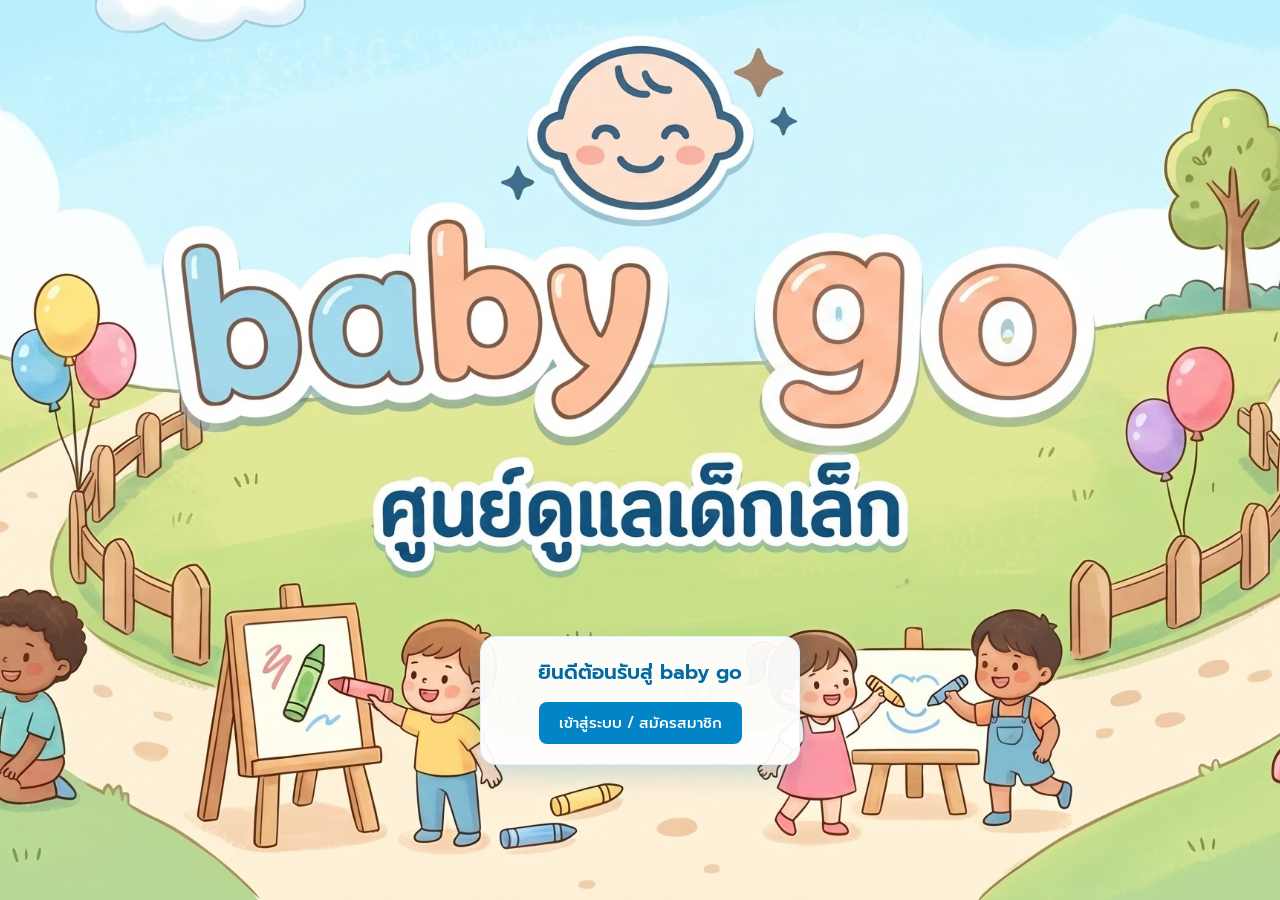
<file: index.html>
<!DOCTYPE html>
<html lang="th">
<head>
    <meta charset="UTF-8">
    <meta name="viewport" content="width=device-width, initial-scale=1.0">
    <title>Baby Go - ศูนย์ดูแลเด็กเล็ก</title>
    <link href="https://fonts.googleapis.com/css2?family=Prompt:wght@300;400;600;700&display=swap" rel="stylesheet">
    <style>
        * {
            box-sizing: border-box;
            font-family: 'Prompt', sans-serif;
            margin: 0;
            padding: 0;
        }
        html, body {
            width: 100%;
            height: 100vh;
            margin: 0;
            padding: 0;
            overflow: hidden;
            background-color: #000; /* ป้องกันกระพริบขาว */
        }
        .hero-container {
            position: relative;
            width: 100%;
            height: 100vh;
            display: flex;
            justify-content: center;
            align-items: flex-end;
            overflow: hidden;
        }
        .hero-image {
            position: absolute;
            top: 0;
            left: 0;
            width: 100%;
            height: 100%;
            object-fit: cover;
        }
        .welcome-box {
            position: relative;
            z-index: 10;
            text-align: center;
            background: rgba(255, 255, 255, 0.95);
            padding: 20px 30px;
            border-radius: 16px;
            box-shadow: 0 10px 25px rgba(2, 132, 199, 0.2);
            border: 1px solid #e0f2fe;
            margin-bottom: 15vh;
            max-width: 90%;
            width: 320px;
        }
        .welcome-box h1 {
            color: #0369a1;
            font-size: 20px;
            font-weight: 600;
            margin-bottom: 15px;
            text-transform: lowercase;
        }
        .btn-login {
            display: inline-block;
            background-color: #0284c7;
            color: white;
            padding: 10px 20px;
            border-radius: 8px;
            text-decoration: none;
            font-size: 15px;
            font-weight: 500;
            transition: background 0.3s;
        }
        .btn-login:hover {
            background-color: #0369a1;
        }
    </style>
</head>
<body>

    <header class="hero-container">
        <img src="hero-image.jpg" alt="Baby Go ศูนย์ดูแลเด็กเล็ก" class="hero-image">
        
        <!-- กล่องข้อความและปุ่ม -->
        <div class="welcome-box">
            <h1>ยินดีต้อนรับสู่ baby go</h1>
            <a href="login.html" class="btn-login">เข้าสู่ระบบ / สมัครสมาชิก</a>
        </div>
    </header>

</body>
</html>
</file>
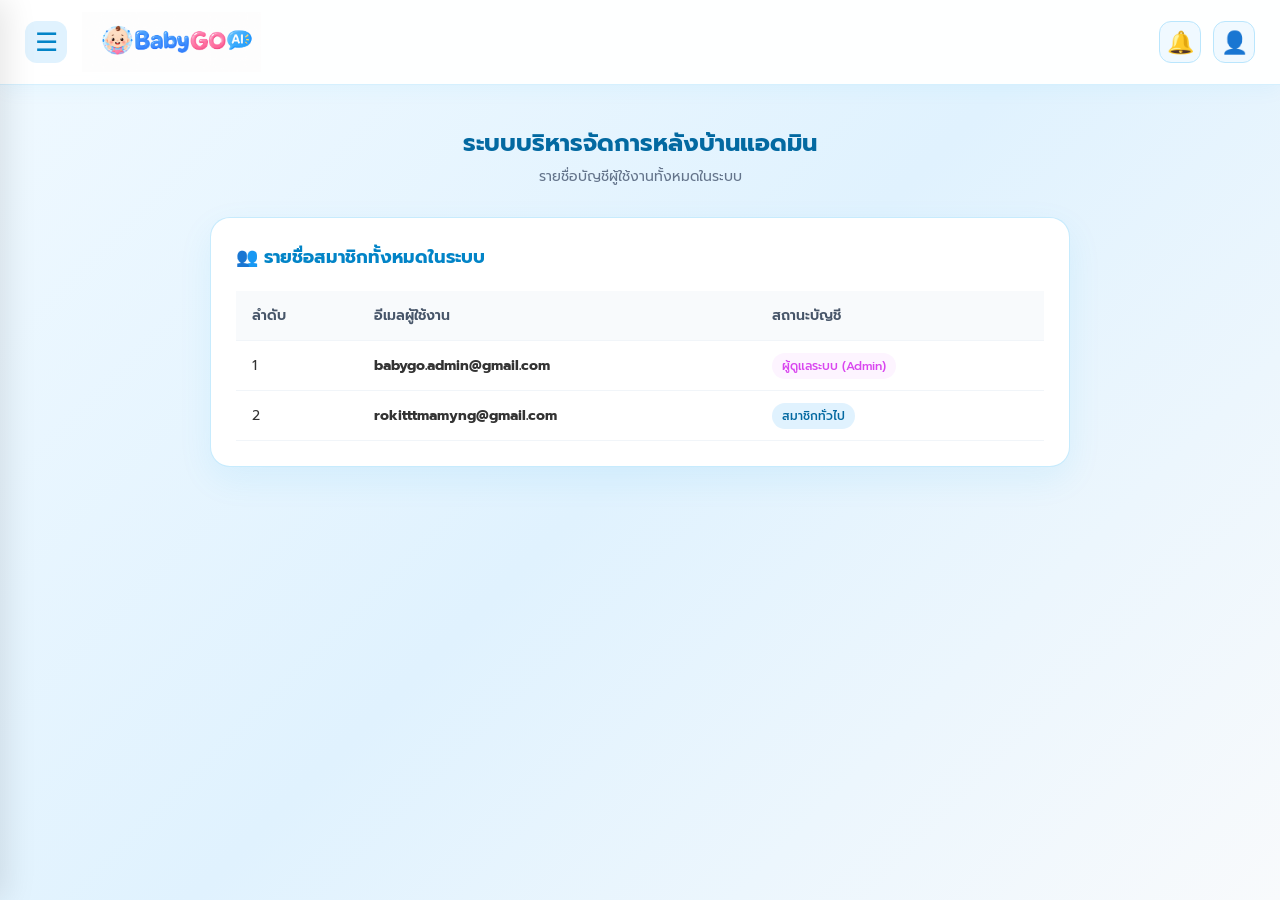
<file: admin.html>
<!DOCTYPE html>
<html lang="th">
<head>
    <meta charset="UTF-8">
    <meta name="viewport" content="width=device-width, initial-scale=1.0">
    <title>Baby Go - หลังบ้านแอดมิน</title>
    <link href="https://fonts.googleapis.com/css2?family=Prompt:wght@300;400;500;600;700&display=swap" rel="stylesheet">
    <style>
        * { box-sizing: border-box; font-family: 'Prompt', sans-serif; margin: 0; padding: 0; }
        body { background: linear-gradient(135deg, #f0f9ff 0%, #e0f2fe 50%, #f8fafc 100%); color: #333333; font-size: 15px; min-height: 100vh; overflow-x: hidden; }
        
        .navbar {
            background-color: rgba(255, 255, 255, 0.95);
            backdrop-filter: blur(10px);
            padding: 12px 25px;
            display: flex; justify-content: space-between; align-items: center;
            border-bottom: 1px solid rgba(186, 230, 253, 0.6);
            position: sticky; top: 0; z-index: 100;
            box-shadow: 0 4px 20px rgba(14, 165, 233, 0.05);
        }
        .nav-left { display: flex; align-items: center; gap: 15px; }
        .menu-btn { font-size: 26px; cursor: pointer; color: #0284c7; background: #e0f2fe; border: none; width: 42px; height: 42px; border-radius: 12px; display: flex; align-items: center; justify-content: center; transition: all 0.2s cubic-bezier(0.4, 0, 0.2, 1); }
        .menu-btn:hover { background: #bae6fd; transform: scale(1.1) rotate(90deg); }
        .menu-btn:active { transform: scale(0.95); }
        
        .logo-container { display: flex; align-items: center; }
        .main-logo-img { height: 60px !important; width: auto !important; object-fit: contain !important; display: block; }

        .nav-right { display: flex; align-items: center; gap: 12px; }
        .icon-btn { font-size: 22px; cursor: pointer; background: #f0f9ff; border: 1px solid #bae6fd; width: 42px; height: 42px; border-radius: 12px; color: #0ea5e9; text-decoration: none; display: flex; align-items: center; justify-content: center; transition: all 0.2s; overflow: hidden; }
        .icon-btn:hover { background: #e0f2fe; transform: scale(1.1); }
        .icon-btn:active { transform: scale(0.95); }

        .sidebar {
            position: fixed; top: 0; left: -300px; width: 300px; height: 100vh;
            background-color: #ffffff; 
            box-shadow: 6px 0 30px rgba(0,0,0,0.1);
            transition: 0.35s cubic-bezier(0.4, 0, 0.2, 1); z-index: 200; padding: 30px;
            overflow-y: auto;
        }
        .sidebar.active { left: 0; }
        .sidebar-header { display: flex; justify-content: space-between; align-items: center; margin-bottom: 25px; border-bottom: 2px solid #f0f9ff; padding-bottom: 15px; }
        .sidebar-header h3 { color: #0284c7; font-weight: 600; }
        .close-btn { background: #f0f9ff; border: none; width: 36px; height: 36px; border-radius: 50%; font-size: 20px; cursor: pointer; color: #0ea5e9; display: flex; align-items: center; justify-content: center; transition: 0.2s; }
        .close-btn:hover { background: #e0f2fe; transform: scale(1.1); }
        
        .sidebar-menu { list-style: none; display: flex; flex-direction: column; gap: 6px; }
        .sidebar-menu li a { display: flex; align-items: center; gap: 12px; padding: 12px 16px; color: #334155; text-decoration: none; font-weight: 400; border-radius: 12px; transition: all 0.25s ease; }
        .sidebar-menu li a:hover { background: #f0f9ff; color: #0284c7; font-weight: 500; transform: translateX(8px); }

        .overlay { position: fixed; top: 0; left: 0; width: 100%; height: 100%; background: rgba(0,0,0,0.25); display: none; z-index: 150; backdrop-filter: blur(4px); transition: opacity 0.3s; }
        .overlay.active { display: block; }

        .main-container { max-width: 900px; margin: 40px auto; padding: 0 20px; }
        h1 { text-align: center; color: #0369a1; font-size: 24px; margin-bottom: 5px; }
        p.subtitle { text-align: center; color: #64748b; font-size: 14px; margin-bottom: 30px; }

        .card {
            background: #ffffff; border-radius: 20px;
            box-shadow: 0 12px 35px rgba(14, 165, 233, 0.08);
            border: 1px solid rgba(186, 230, 253, 0.8); padding: 25px;
            overflow-x: auto;
        }
        .card h3 { margin-top: 0; color: #0284c7; font-size: 18px; margin-bottom: 20px; }

        table { width: 100%; border-collapse: collapse; text-align: left; }
        th, td { padding: 14px 16px; border-bottom: 1px solid #f1f5f9; font-size: 14px; }
        th { background-color: #f8fafc; color: #475569; font-weight: 600; }
        tr:hover { background-color: #f8fafc; }
        
        .badge {
            background-color: #e0f2fe; color: #0369a1; padding: 4px 10px;
            border-radius: 20px; font-size: 12px; font-weight: 500;
        }
        .badge-admin {
            background-color: #fdf4ff; color: #d946ef;
        }
        .empty-row { text-align: center; color: #94a3b8; padding: 30px; }
    </style>
</head>
<body>

    <div class="navbar">
        <div class="nav-left">
            <button class="menu-btn" id="menuToggle">☰</button>
            <div class="logo-container">
                <img src="logo-ai.png" alt="Baby Go AI Logo" class="main-logo-img">
            </div>
        </div>
        <div class="nav-right">
            <a href="notifications.html" class="icon-btn" title="การแจ้งเตือน">🔔</a>
            <a href="profile.html" class="icon-btn" id="profileNavBtn" title="โปรไฟล์">👤</a>
        </div>
    </div>

    <div class="overlay" id="overlay"></div>
    
    <div class="sidebar" id="sidebar">
        <div class="sidebar-header">
            <h3>เมนูหลัก</h3>
            <button class="close-btn" id="closeMenu">✕</button>
        </div>
        <ul class="sidebar-menu">
            <li><a href="content.html"><span class="menu-icon">🏠</span> หน้าแรก</a></li>
            <li><a href="development.html"><span class="menu-icon">📊</span> พัฒนาการเด็ก</a></li>
            <li><a href="vaccine.html"><span class="menu-icon">💉</span> วัคซีน</a></li>
            <li><a href="nutrition.html"><span class="menu-icon">🍲</span> โภชนาการ</a></li>
            <li><a href="knowledge.html"><span class="menu-icon">📚</span>ความรู้</a></li>
            <li><a href="ai_assistant.html"><span class="menu-icon">🤖</span> AI วิเคราะห์</a></li>
            <li><a href="community.html"><span class="menu-icon">💬</span> ชุมชน</a></li>
            <li><a href="contact.html"><span class="menu-icon">📞</span> ติดต่อเรา</a></li>
            <li><a href="admin.html" style="background: #fdf4ff; color: #d946ef; font-weight: 700;"><span class="menu-icon">⚙️</span> หลังบ้านแอดมิน</a></li>
            <li><a href="login.html" onclick="localStorage.removeItem('userEmail');" style="color: #ef4444; font-weight: 600;"><span class="menu-icon">🚪</span> ออกจากระบบ</a></li>
        </ul>
    </div>

    <div class="main-container">
        <h1>ระบบบริหารจัดการหลังบ้านแอดมิน</h1>
        <p class="subtitle">รายชื่อบัญชีผู้ใช้งานทั้งหมดในระบบ</p>

        <div class="card">
            <h3>👥 รายชื่อสมาชิกทั้งหมดในระบบ</h3>
            <table>
                <thead>
                    <tr>
                        <th>ลำดับ</th>
                        <th>อีเมลผู้ใช้งาน</th>
                        <th>สถานะบัญชี</th>
                    </tr>
                </thead>
                <tbody id="userTableBody">
                    <!-- โหลดข้อมูลอัตโนมัติ -->
                </tbody>
            </table>
        </div>
    </div>

    <script>
        const menuToggle = document.getElementById('menuToggle');
        const closeMenu = document.getElementById('closeMenu');
        const sidebar = document.getElementById('sidebar');
        const overlay = document.getElementById('overlay');
        
        function toggleMenu() { 
            sidebar.classList.toggle('active'); 
            overlay.classList.toggle('active'); 
        }
        
        menuToggle.addEventListener('click', toggleMenu);
        closeMenu.addEventListener('click', toggleMenu);
        overlay.addEventListener('click', toggleMenu);

        window.addEventListener('DOMContentLoaded', () => {
            const currentEmail = localStorage.getItem('userEmail');
            
            // 1. จัดการโหลดรูปโปรไฟล์
            if (currentEmail) {
                const safeKey = currentEmail.replace(/[@.]/g, '_');
                const savedImg = localStorage.getItem('userProfileImg_' + safeKey);
                if (savedImg) {
                    const profileNavBtn = document.getElementById('profileNavBtn');
                    if (profileNavBtn) {
                        profileNavBtn.innerHTML = `<img src="${savedImg}" alt="Profile" style="width: 100%; height: 100%; object-fit: cover; border-radius: 50%;">`;
                    }
                }
            }

            // 2. จัดการดึงและบันทึกรายชื่อผู้ใช้งานทั้งหมดลง LocalStorage กลาง
            let allUsers = JSON.parse(localStorage.getItem('babygo_all_users')) || [
                { email: "babygo.admin@gmail.com", role: "ผู้ดูแลระบบ (Admin)" },
                { email: "rokitttmamyng@gmail.com", role: "สมาชิกทั่วไป" }
            ];

            // ถ้ามีผู้ใช้ล็อกอินเข้ามา ให้เช็คว่ามีในรายชื่อหรือยัง ถ้ายังให้เพิ่มเข้าไปอัตโนมัติ
            if (currentEmail) {
                const exists = allUsers.some(u => u.email.toLowerCase() === currentEmail.toLowerCase());
                if (!exists) {
                    const roleName = currentEmail.toLowerCase() === 'babygo.admin@gmail.com' ? "ผู้ดูแลระบบ (Admin)" : "สมาชิกทั่วไป";
                    allUsers.push({ email: currentEmail, role: roleName });
                    localStorage.setItem('babygo_all_users', JSON.stringify(allUsers));
                }
            }

            // 3. แสดงผลลงในตาราง HTML
            const userTableBody = document.getElementById('userTableBody');
            if (allUsers.length > 0) {
                userTableBody.innerHTML = allUsers.map((user, index) => {
                    const isAdmin = user.email.toLowerCase() === 'babygo.admin@gmail.com' || user.role.includes('Admin');
                    const badgeClass = isAdmin ? 'badge badge-admin' : 'badge';
                    const roleText = isAdmin ? 'ผู้ดูแลระบบ (Admin)' : 'สมาชิกทั่วไป';
                    return `
                        <tr>
                            <td>${index + 1}</td>
                            <td><b>${user.email}</b></td>
                            <td><span class="${badgeClass}">${roleText}</span></td>
                        </tr>
                    `;
                }).join('');
            } else {
                userTableBody.innerHTML = `<tr><td colspan="3" class="empty-row">ยังไม่มีข้อมูลสมาชิกในระบบ</td></tr>`;
            }
        });
    </script>
</body>
</html>
</file>
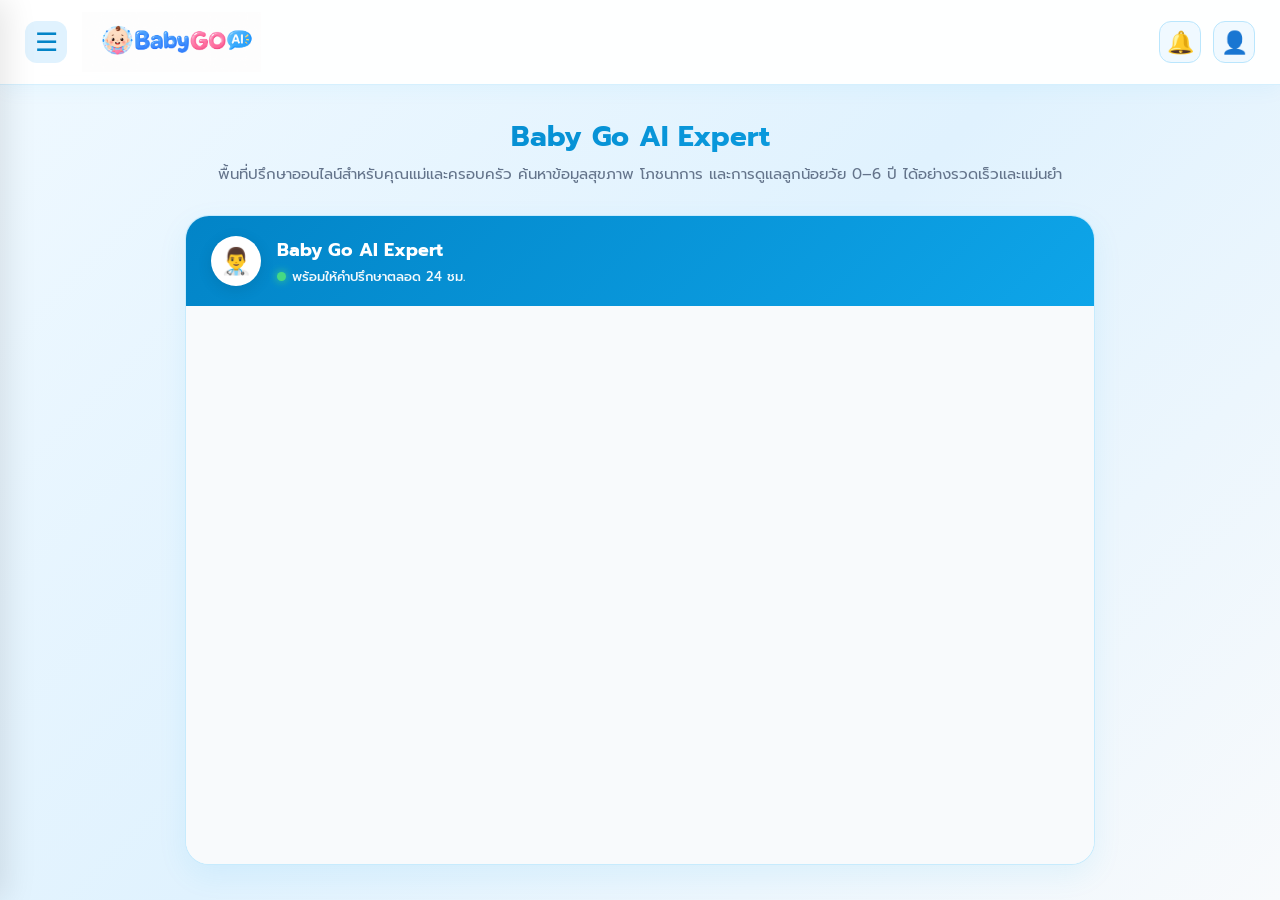
<file: ai_assistant.html>
<!DOCTYPE html>
<html lang="th">
<head>
    <meta charset="UTF-8">
    <meta name="viewport" content="width=device-width, initial-scale=1.0">
    <title>Baby Go - AI หมอเด็กและผู้เชี่ยวชาญอัจฉริยะ 500 โรค</title>
    <link href="https://fonts.googleapis.com/css2?family=Prompt:wght@300;400;500;600;700&display=swap" rel="stylesheet">
    <style>
        * { box-sizing: border-box; font-family: 'Prompt', sans-serif; margin: 0; padding: 0; }
        body { background: linear-gradient(135deg, #f0f9ff 0%, #e0f2fe 50%, #f8fafc 100%); color: #333333; font-size: 15px; min-height: 100vh; overflow-x: hidden; }
        
        @keyframes fadeIn {
            from { opacity: 0; transform: translateY(15px); }
            to { opacity: 1; transform: translateY(0); }
        }

        .animated-fade { animation: fadeIn 0.6s cubic-bezier(0.16, 1, 0.3, 1) forwards; }

        .navbar {
            background-color: rgba(255, 255, 255, 0.95);
            backdrop-filter: blur(10px);
            padding: 12px 25px;
            display: flex; justify-content: space-between; align-items: center;
            border-bottom: 1px solid rgba(186, 230, 253, 0.6);
            position: sticky; top: 0; z-index: 100;
            box-shadow: 0 4px 20px rgba(14, 165, 233, 0.05);
        }
        .nav-left { display: flex; align-items: center; gap: 15px; }
        .menu-btn { font-size: 26px; cursor: pointer; color: #0284c7; background: #e0f2fe; border: none; width: 42px; height: 42px; border-radius: 12px; display: flex; align-items: center; justify-content: center; transition: all 0.2s cubic-bezier(0.4, 0, 0.2, 1); }
        .menu-btn:hover { background: #bae6fd; transform: scale(1.1) rotate(90deg); }
        
        .logo-container { display: flex; align-items: center; }
        .main-logo-img { height: 60px !important; width: auto !important; object-fit: contain !important; display: block; }

        .nav-right { display: flex; align-items: center; gap: 12px; }
        .icon-btn { font-size: 22px; cursor: pointer; background: #f0f9ff; border: 1px solid #bae6fd; width: 42px; height: 42px; border-radius: 12px; color: #0ea5e9; text-decoration: none; display: flex; align-items: center; justify-content: center; transition: all 0.2s; position: relative; overflow: hidden; }
        .icon-btn:hover { background: #e0f2fe; transform: scale(1.1); }

        .badge-dot {
            position: absolute; top: 8px; right: 8px; width: 9px; height: 9px;
            background-color: #ef4444; border-radius: 50%; display: none; border: 1px solid #ffffff;
        }

        .sidebar {
            position: fixed; top: 0; left: -300px; width: 300px; height: 100vh;
            background-color: #ffffff; 
            box-shadow: 6px 0 30px rgba(0,0,0,0.1);
            transition: 0.35s cubic-bezier(0.4, 0, 0.2, 1); z-index: 200; padding: 25px 20px;
            overflow-y: auto;
        }
        .sidebar.active { left: 0; }
        .sidebar-header { display: flex; justify-content: space-between; align-items: center; margin-bottom: 20px; border-bottom: 1px solid #f0f9ff; padding-bottom: 15px; }
        .sidebar-header h3 { color: #0284c7; font-weight: 700; font-size: 22px; }
        .close-btn { background: #f0f9ff; border: none; width: 38px; height: 38px; border-radius: 50%; font-size: 18px; cursor: pointer; color: #0284c7; display: flex; align-items: center; justify-content: center; transition: 0.2s; }
        .close-btn:hover { background: #e0f2fe; transform: scale(1.1); }
        
        .sidebar-menu { list-style: none; display: flex; flex-direction: column; gap: 6px; }
        .sidebar-menu li a { 
            display: flex; align-items: center; gap: 15px; padding: 12px 16px; color: #334155; text-decoration: none; font-weight: 400; border-radius: 14px; transition: all 0.2s ease; 
        }
        .sidebar-menu li a:hover { background: #f0f9ff; color: #0284c7; transform: translateX(4px); }
        .sidebar-menu li a.active { background: #f0f9ff; color: #0284c7; font-weight: 600; }
        .sidebar-menu li a .menu-icon { font-size: 20px; width: 28px; text-align: center; }

        .overlay { position: fixed; top: 0; left: 0; width: 100%; height: 100%; background: rgba(0,0,0,0.25); display: none; z-index: 150; backdrop-filter: blur(4px); transition: opacity 0.3s; }
        .overlay.active { display: block; }

        .container { max-width: 950px; margin: 30px auto 60px auto; padding: 0 20px; }
        
        .header-section { margin-bottom: 30px; text-align: center; }
        .header-section h2 { 
            font-size: 28px; font-weight: 700; color: #0284c7; 
            background: linear-gradient(135deg, #0284c7, #0ea5e9); 
            -webkit-background-clip: text; -webkit-text-fill-color: transparent; 
        }
        .header-section p { font-size: 15px; color: #64748b; margin-top: 5px; }

        .chat-container {
            background-color: #ffffff;
            border-radius: 24px;
            box-shadow: 0 10px 30px rgba(14, 165, 233, 0.08);
            border: 1.5px solid rgba(186, 230, 253, 0.8);
            overflow: hidden;
            display: flex;
            flex-direction: column;
            height: 650px;
        }

        .chat-header {
            background: linear-gradient(135deg, #0284c7, #0ea5e9);
            color: white;
            padding: 20px 25px;
            display: flex;
            align-items: center;
            justify-content: space-between;
        }
        .chat-header-left { display: flex; align-items: center; gap: 16px; }
        .chat-ai-avatar {
            width: 50px; height: 50px; background: white; border-radius: 50%;
            display: flex; align-items: center; justify-content: center; font-size: 26px;
            box-shadow: 0 4px 15px rgba(0,0,0,0.1);
        }
        .chat-ai-info h3 { font-size: 18px; font-weight: 700; }
        .chat-ai-info p { font-size: 13px; opacity: 0.95; display: flex; align-items: center; gap: 6px; margin-top: 3px; font-weight: 500; }
        .online-dot { width: 9px; height: 9px; background-color: #4ade80; border-radius: 50%; display: inline-block; box-shadow: 0 0 8px #4ade80; }

        .chat-body-area {
            flex: 1;
            background-color: #f8fafc;
            display: flex;
            flex-direction: column;
            position: relative;
            overflow: hidden;
        }
        
        .chat-body-area iframe {
            width: 100%;
            height: 100%;
            border: none;
        }
    </style>
</head>
<body>

    <div class="navbar">
        <div class="nav-left">
            <button class="menu-btn" id="menuToggle" onclick="playClickSound()">&#9776;</button>
            <div class="logo-container">
                <img src="logo-ai.png" alt="Baby Go AI Logo" class="main-logo-img">
            </div>
        </div>
        <div class="nav-right">
            <a href="notifications.html" class="icon-btn" title="ศูนย์แจ้งเตือน" onclick="playClickSound()">
                &#128276;
                <span class="badge-dot" id="notifBadge"></span>
            </a>
            <a href="profile.html" class="icon-btn" id="profileNavBtn" title="โปรไฟล์" onclick="playClickSound()">&#128100;</a>
        </div>
    </div>

    <div class="overlay" id="overlay" onclick="toggleMenu()"></div>
    
    <div class="sidebar" id="sidebar">
        <div class="sidebar-header">
            <h3>เมนูหลัก</h3>
            <button class="close-btn" id="closeMenu" onclick="playClickSound()">&#10005;</button>
        </div>
        <ul class="sidebar-menu">
            <li><a href="content.html" onclick="playClickSound()"><span class="menu-icon">🏠</span> หน้าแรก</a></li>
            <li><a href="development.html" onclick="playClickSound()"><span class="menu-icon">📈</span> พัฒนาการเด็ก</a></li>
            <li><a href="vaccine.html" onclick="playClickSound()"><span class="menu-icon">💉</span> วัคซีน</a></li>
            <li><a href="nutrition.html" onclick="playClickSound()"><span class="menu-icon">🍲</span> โภชนาการ</a></li>
            <li><a href="knowledge.html" onclick="playClickSound()"><span class="menu-icon">📚</span> ความรู้</a></li>
            <li><a href="ai_assistant.html" class="active" onclick="playClickSound()"><span class="menu-icon">🤖</span> AI วิเคราะห์</a></li>
            <li><a href="community.html" onclick="playClickSound()"><span class="menu-icon">💬</span> ชุมชน</a></li>
            <li><a href="contact.html" onclick="playClickSound()"><span class="menu-icon">📞</span> ติดต่อเรา</a></li>
            
            <li id="adminMenuLink" style="display: none;">
                <a href="admin.html" onclick="playClickSound()" style="background: #fdf4ff; color: #d946ef; font-weight: 700;">
                    <span class="menu-icon">⚙️</span> หลังบ้านแอดมิน
                </a>
            </li>

            <li><a href="login.html" onclick="localStorage.removeItem('userEmail'); playClickSound();" style="color: #ef4444;"><span class="menu-icon">🚪</span> ออกจากระบบ</a></li>
        </ul>
    </div>

    <div class="container animated-fade">
        <div class="header-section">
            <h2>Baby Go AI Expert</h2>
            <p>พื้นที่ปรึกษาออนไลน์สำหรับคุณแม่และครอบครัว ค้นหาข้อมูลสุขภาพ โภชนาการ และการดูแลลูกน้อยวัย 0–6 ปี ได้อย่างรวดเร็วและแม่นยำ</p>
        </div>

        <div class="chat-container">
            <div class="chat-header">
                <div class="chat-header-left">
                    <div class="chat-ai-avatar">👨‍⚕️</div>
                    <div class="chat-ai-info">
                        <h3>Baby Go AI Expert </h3>
                        <p><span class="online-dot"></span> พร้อมให้คำปรึกษาตลอด 24 ชม.</p>
                    </div>
                </div>
            </div>

            <div class="chat-body-area">
                <iframe src="https://www.chatbase.co/chatbot-iframe/l4U5rpLSEkmNrXngak42P" width="100%" height="100%" frameborder="0"></iframe>
            </div>
        </div>
    </div>

    <script>
        let audioCtx = null;

        function playClickSound() {
            try {
                if (!audioCtx) {
                    audioCtx = new (window.AudioContext || window.webkitAudioContext)();
                }
                if (audioCtx.state === 'suspended') {
                    audioCtx.resume();
                }

                const osc = audioCtx.createOscillator();
                const gain = audioCtx.createGain();
                
                osc.type = 'sine';
                osc.frequency.setValueAtTime(900, audioCtx.currentTime);
                osc.frequency.exponentialRampToValueAtTime(300, audioCtx.currentTime + 0.06);
                
                gain.gain.setValueAtTime(0.25, audioCtx.currentTime);
                gain.gain.exponentialRampToValueAtTime(0.01, audioCtx.currentTime + 0.06);
                
                osc.connect(gain);
                gain.connect(audioCtx.destination);
                
                osc.start();
                osc.stop(audioCtx.currentTime + 0.06);
            } catch (err) {
                console.log("Audio not supported or blocked", err);
            }
        }

        const menuToggle = document.getElementById('menuToggle');
        const closeMenu = document.getElementById('closeMenu');
        const sidebar = document.getElementById('sidebar');
        const overlay = document.getElementById('overlay');
        
        function toggleMenu() { 
            sidebar.classList.toggle('active'); 
            overlay.classList.toggle('active'); 
        }
        menuToggle.addEventListener('click', toggleMenu);
        closeMenu.addEventListener('click', toggleMenu);
        overlay.addEventListener('click', toggleMenu);

        const ADMIN_EMAIL = 'babygo.admin@gmail.com';

        window.addEventListener('DOMContentLoaded', () => {
            const currentEmail = localStorage.getItem('userEmail');
            if (currentEmail) {
                const safeKey = currentEmail.replace(/[@.]/g, '_');
                const savedImg = localStorage.getItem('userProfileImg_' + safeKey);
                
                if (savedImg) {
                    const profileNavBtn = document.getElementById('profileNavBtn');
                    if (profileNavBtn) {
                        profileNavBtn.innerHTML = `<img src="${savedImg}" alt="Profile" style="width: 100%; height: 100%; object-fit: cover; border-radius: 50%;">`;
                    }
                }

                if (currentEmail.toLowerCase() === ADMIN_EMAIL) {
                    const adminLink = document.getElementById('adminMenuLink');
                    if (adminLink) adminLink.style.display = 'block';
                }
            }
        });
    </script>
</body>
</html>
</file>
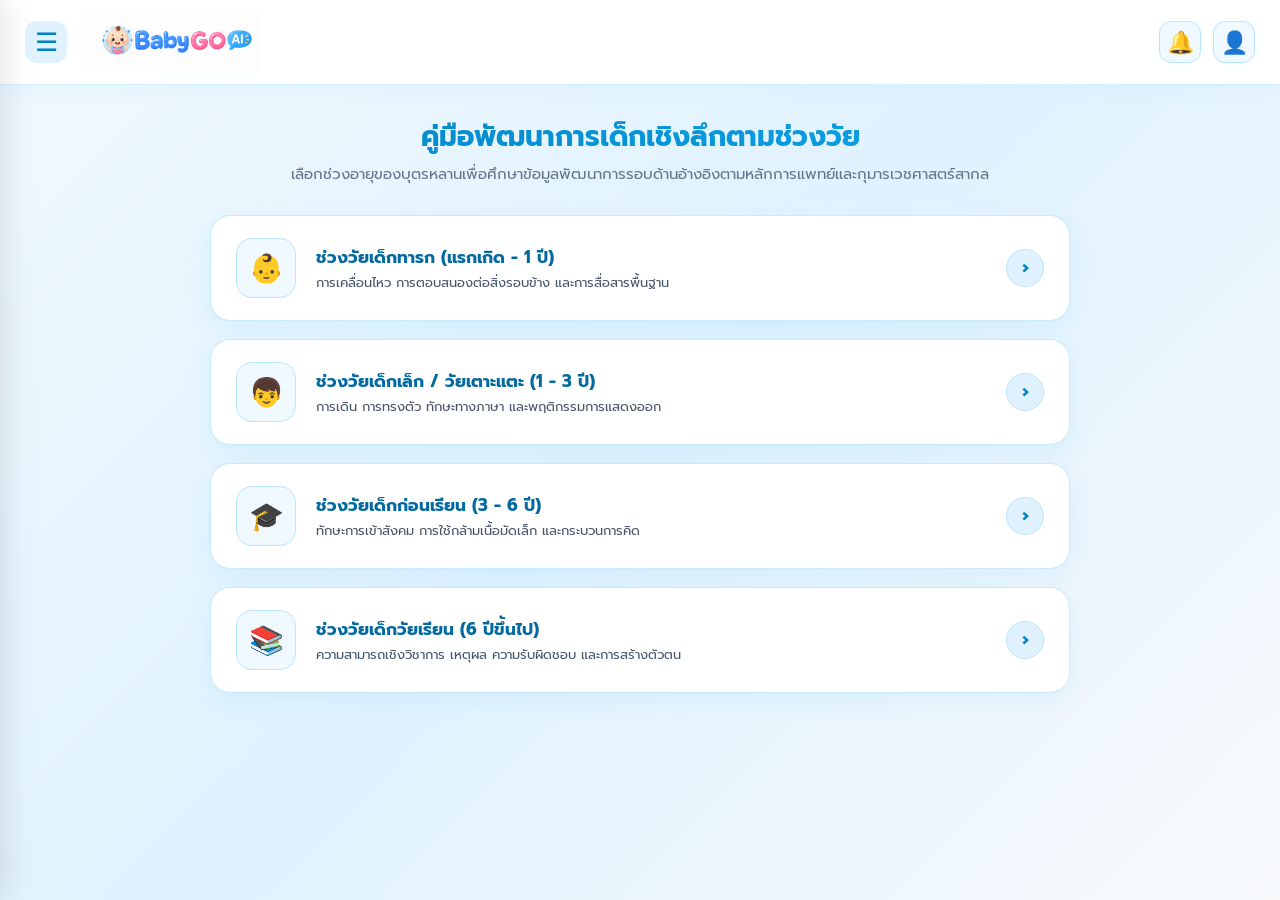
<file: development.html>
<!DOCTYPE html>
<html lang="th">
<head>
    <meta charset="UTF-8">
    <meta name="viewport" content="width=device-width, initial-scale=1.0">
    <title>Baby Go - คู่มือพัฒนาการเด็กเชิงลึกตามช่วงวัย</title>
    <link href="https://fonts.googleapis.com/css2?family=Prompt:wght@300;400;500;600;700&display=swap" rel="stylesheet">
    <style>
        * { box-sizing: border-box; font-family: 'Prompt', sans-serif; margin: 0; padding: 0; }
        body { background: linear-gradient(135deg, #f0f9ff 0%, #e0f2fe 50%, #f8fafc 100%); color: #333333; font-size: 15px; min-height: 100vh; overflow-x: hidden; }
        
        @keyframes fadeIn {
            from { opacity: 0; transform: translateY(20px); }
            to { opacity: 1; transform: translateY(0); }
        }

        .animated-fade { animation: fadeIn 0.6s cubic-bezier(0.16, 1, 0.3, 1) forwards; }

        .navbar {
            background-color: rgba(255, 255, 255, 0.95);
            backdrop-filter: blur(10px);
            padding: 12px 25px;
            display: flex; justify-content: space-between; align-items: center;
            border-bottom: 1px solid rgba(186, 230, 253, 0.6);
            position: sticky; top: 0; z-index: 100;
            box-shadow: 0 4px 20px rgba(14, 165, 233, 0.05);
        }
        .nav-left { display: flex; align-items: center; gap: 15px; }
        .menu-btn { font-size: 26px; cursor: pointer; color: #0284c7; background: #e0f2fe; border: none; width: 42px; height: 42px; border-radius: 12px; display: flex; align-items: center; justify-content: center; transition: all 0.2s cubic-bezier(0.4, 0, 0.2, 1); }
        .menu-btn:hover { background: #bae6fd; transform: scale(1.1) rotate(90deg); }
        
        .logo-container { display: flex; align-items: center; }
        .main-logo-img { height: 60px !important; width: auto !important; object-fit: contain !important; display: block; }

        .nav-right { display: flex; align-items: center; gap: 12px; }
        .icon-btn { font-size: 22px; cursor: pointer; background: #f0f9ff; border: 1px solid #bae6fd; width: 42px; height: 42px; border-radius: 12px; color: #0ea5e9; text-decoration: none; display: flex; align-items: center; justify-content: center; transition: all 0.2s; }
        .icon-btn:hover { background: #e0f2fe; transform: scale(1.1); }

        .sidebar {
            position: fixed; top: 0; left: -300px; width: 300px; height: 100vh;
            background-color: #ffffff; 
            box-shadow: 6px 0 30px rgba(0,0,0,0.1);
            transition: 0.35s cubic-bezier(0.4, 0, 0.2, 1); z-index: 200; padding: 25px 20px;
            overflow-y: auto;
        }
        .sidebar.active { left: 0; }
        .sidebar-header { display: flex; justify-content: space-between; align-items: center; margin-bottom: 20px; border-bottom: 1px solid #f0f9ff; padding-bottom: 15px; }
        .sidebar-header h3 { color: #0284c7; font-weight: 700; font-size: 22px; }
        .close-btn { background: #f0f9ff; border: none; width: 38px; height: 38px; border-radius: 50%; font-size: 18px; cursor: pointer; color: #0284c7; display: flex; align-items: center; justify-content: center; transition: 0.2s; }
        .close-btn:hover { background: #e0f2fe; transform: scale(1.1); }
        
        .sidebar-menu { list-style: none; display: flex; flex-direction: column; gap: 6px; }
        .sidebar-menu li a { 
            display: flex; align-items: center; gap: 15px; padding: 12px 16px; color: #334155; text-decoration: none; font-weight: 400; border-radius: 14px; transition: all 0.2s ease; 
        }
        .sidebar-menu li a:hover { background: #f0f9ff; color: #0284c7; transform: translateX(4px); }
        .sidebar-menu li a.active { background: #f0f9ff; color: #0284c7; font-weight: 600; }
        .sidebar-menu li a .menu-icon { font-size: 20px; width: 28px; text-align: center; }

        .overlay { position: fixed; top: 0; left: 0; width: 100%; height: 100%; background: rgba(0,0,0,0.25); display: none; z-index: 150; backdrop-filter: blur(4px); transition: opacity 0.3s; }
        .overlay.active { display: block; }

        .container { max-width: 900px; margin: 30px auto 60px auto; padding: 0 20px; }
        
        .header-section { margin-bottom: 30px; text-align: center; }
        .header-section h2 { 
            font-size: 28px; font-weight: 700; color: #0284c7; 
            background: linear-gradient(135deg, #0284c7, #0ea5e9); 
            -webkit-background-clip: text; -webkit-text-fill-color: transparent; 
        }
        .header-section p { font-size: 15px; color: #64748b; margin-top: 5px; }

        #mainCategoryView { display: block; }
        .age-group-list { display: flex; flex-direction: column; gap: 18px; }
        
        .age-card { 
            background: #ffffff; 
            border-radius: 20px; 
            border: 1px solid rgba(186, 230, 253, 0.8);
            padding: 22px 25px;
            display: flex;
            justify-content: space-between;
            align-items: center;
            cursor: pointer;
            box-shadow: 0 8px 25px rgba(14, 165, 233, 0.08);
            transition: all 0.3s cubic-bezier(0.4, 0, 0.2, 1);
        }
        .age-card:hover { 
            border-color: #0284c7; 
            transform: translateY(-4px);
            box-shadow: 0 12px 30px rgba(14, 165, 233, 0.15);
            background: #ffffff;
        }
        
        .age-card-left { display: flex; align-items: center; gap: 20px; }
        .age-icon-box {
            width: 60px; height: 60px; background: #f0f9ff; border: 1px solid #bae6fd; border-radius: 16px;
            display: flex; align-items: center; justify-content: center; font-size: 28px; flex-shrink: 0;
        }
        .age-title-box { display: flex; flex-direction: column; gap: 4px; }
        .age-title { font-weight: 700; color: #0369a1; font-size: 17px; }
        .age-desc { font-size: 13px; color: #475569; font-weight: 400; line-height: 1.4; }
        
        .arrow-badge { 
            width: 38px; height: 38px; background: #e0f2fe; color: #0284c7; border-radius: 50%;
            display: flex; align-items: center; justify-content: center; font-size: 18px; font-weight: bold;
            border: 1px solid #bae6fd; transition: all 0.2s;
        }
        .age-card:hover .arrow-badge { transform: scale(1.1); background: #0284c7; color: #ffffff; border-color: #0284c7; }

        #detailView { display: none; }
        
        .top-action-bar {
            display: flex; justify-content: space-between; align-items: center; margin-bottom: 20px; flex-wrap: wrap; gap: 15px;
        }
        .btn-back {
            background-color: #ffffff; color: #0284c7; border: 1px solid #bae6fd;
            padding: 10px 20px; border-radius: 14px; font-size: 14px; font-weight: 600;
            cursor: pointer; display: inline-flex; align-items: center; gap: 8px;
            transition: all 0.2s; box-shadow: 0 4px 15px rgba(14, 165, 233, 0.06);
        }
        .btn-back:hover { background-color: #e0f2fe; border-color: #0284c7; transform: translateX(-3px); }

        .filter-btn-group { display: flex; gap: 10px; flex-wrap: wrap; margin-bottom: 25px; }
        .filter-tab {
            background: #ffffff; border: 1px solid #bae6fd; padding: 10px 18px; border-radius: 14px;
            font-size: 13px; font-weight: 600; color: #0369a1; cursor: pointer; transition: all 0.2s;
            box-shadow: 0 4px 15px rgba(14, 165, 233, 0.04);
        }
        .filter-tab:hover { background: #e0f2fe; transform: translateY(-2px); }
        .filter-tab.active { background: linear-gradient(135deg, #0284c7, #0ea5e9); color: #ffffff; border-color: #0284c7; box-shadow: 0 6px 20px rgba(2, 132, 199, 0.25); }

        .detail-card {
            background: #ffffff; border-radius: 24px; border: 1px solid rgba(186, 230, 253, 0.8);
            padding: 35px; margin-bottom: 30px; box-shadow: 0 10px 35px rgba(14, 165, 233, 0.08);
            animation: fadeIn 0.4s ease;
        }
        .detail-title-header {
            border-bottom: 2px solid #f0f9ff; padding-bottom: 20px; margin-bottom: 30px;
            display: flex; align-items: center; justify-content: space-between; gap: 15px; flex-wrap: wrap;
        }
        .detail-title-left { display: flex; align-items: center; gap: 18px; }
        .detail-header-icon {
            font-size: 32px; background: #f0f9ff; width: 65px; height: 65px;
            border-radius: 18px; display: flex; align-items: center; justify-content: center;
            border: 1px solid #bae6fd; box-shadow: 0 4px 12px rgba(14, 165, 233, 0.06);
            flex-shrink: 0;
        }
        .detail-title-header h3 { font-size: 22px; color: #0284c7; font-weight: 700; }
        
        .speak-btn {
            background: #e0f2fe; border: 1px solid #bae6fd; color: #0284c7;
            padding: 8px 16px; border-radius: 12px; font-size: 13px; font-weight: 600;
            cursor: pointer; display: inline-flex; align-items: center; gap: 6px;
            transition: all 0.2s; box-shadow: 0 4px 12px rgba(14, 165, 233, 0.06);
        }
        .speak-btn:hover { background: #0284c7; color: #ffffff; transform: scale(1.05); }

        .dev-section-box { margin-bottom: 35px; }
        .dev-section-box:last-child { margin-bottom: 0; }
        
        .dev-box-title {
            font-size: 16px; font-weight: 700; color: #0369a1; margin-bottom: 15px;
            border-left: 4px solid #0ea5e9; padding-left: 14px; background-color: #f0f9ff; 
            padding-top: 12px; padding-bottom: 12px; border-radius: 0 12px 12px 0;
            display: flex; align-items: center; justify-content: space-between; gap: 10px; flex-wrap: wrap;
            border-top: 1px solid rgba(186, 230, 253, 0.5);
            border-right: 1px solid rgba(186, 230, 253, 0.5);
        }
        
        .dev-grid-list { display: grid; grid-template-columns: 1fr; gap: 12px; }
        .dev-item-card {
            background: #ffffff; border: 1px solid #e2e8f0; border-radius: 14px; padding: 16px 20px;
            font-size: 14px; color: #475569; line-height: 1.6; display: flex; align-items: flex-start; justify-content: space-between; gap: 14px;
            transition: all 0.2s; box-shadow: 0 2px 10px rgba(0,0,0,0.01);
        }
        .dev-item-card:hover { border-color: #0ea5e9; background: #f8fafc; transform: translateX(4px); box-shadow: 0 6px 20px rgba(14, 165, 233, 0.08); }
        .dev-item-left { display: flex; align-items: flex-start; gap: 14px; }
        .dev-dot { color: #0ea5e9; font-size: 16px; line-height: 1; margin-top: 3px; font-weight: bold; }
        
        .speak-btn-sm {
            background: #f0f9ff; border: 1px solid #bae6fd; color: #0284c7;
            width: 32px; height: 32px; border-radius: 50%; font-size: 14px;
            cursor: pointer; display: flex; align-items: center; justify-content: center;
            transition: all 0.2s; flex-shrink: 0;
        }
        .speak-btn-sm:hover { background: #0284c7; color: #ffffff; transform: scale(1.1); }

        @media (max-width: 768px) {
            .container { padding: 0 15px; }
            .detail-card { padding: 20px; }
        }
    </style>
</head>
<body>

    <div class="navbar">
        <div class="nav-left">
            <button class="menu-btn" id="menuToggle" onclick="playClickSound()">&#9776;</button>
            <div class="logo-container">
                <img src="logo-ai.png" alt="Baby Go AI Logo" class="main-logo-img">
            </div>
        </div>
        <div class="nav-right">
            <a href="notifications.html" class="icon-btn" title="ศูนย์แจ้งเตือน" onclick="playClickSound()">&#128276;</a>
            <a href="profile.html" class="icon-btn" title="โปรไฟล์" onclick="playClickSound()">&#128100;</a>
        </div>
    </div>

    <div class="overlay" id="overlay" onclick="toggleMenu()"></div>
    
    <div class="sidebar" id="sidebar">
        <div class="sidebar-header">
            <h3>เมนูหลัก</h3>
            <button class="close-btn" id="closeMenu" onclick="playClickSound()">&#10005;</button>
        </div>
        <ul class="sidebar-menu">
            <li><a href="content.html" onclick="playClickSound()"><span class="menu-icon">🏠</span> หน้าแรก</a></li>
            <li><a href="development.html" class="active" onclick="playClickSound()"><span class="menu-icon">📈</span> พัฒนาการเด็ก</a></li>
            <li><a href="vaccine.html" onclick="playClickSound()"><span class="menu-icon">💉</span> วัคซีน</a></li>
            <li><a href="nutrition.html" onclick="playClickSound()"><span class="menu-icon">🍲</span> โภชนาการ</a></li>
            <li><a href="knowledge.html" onclick="playClickSound()"><span class="menu-icon">📚</span> ความรู้</a></li>
            <li><a href="ai_assistant.html" onclick="playClickSound()"><span class="menu-icon">🤖</span> AI วิเคราะห์</a></li>
            <li><a href="community.html" onclick="playClickSound()"><span class="menu-icon">💬</span> ชุมชน</a></li>
            <li><a href="contact.html" onclick="playClickSound()"><span class="menu-icon">📞</span> ติดต่อเรา</a></li>
            
            <li id="adminMenuLink" style="display: none;">
                <a href="admin.html" onclick="playClickSound()" style="background: #fdf4ff; color: #d946ef; font-weight: 700;">
                    <span class="menu-icon">⚙️</span> หลังบ้านแอดมิน
                </a>
            </li>

            <li><a href="login.html" onclick="localStorage.removeItem('userEmail'); playClickSound();" style="color: #ef4444;"><span class="menu-icon">🚪</span> ออกจากระบบ</a></li>
        </ul>
    </div>

    <div class="container animated-fade">
        
        <div id="mainCategoryView">
            <div class="header-section">
                <h2>คู่มือพัฒนาการเด็กเชิงลึกตามช่วงวัย</h2>
                <p>เลือกช่วงอายุของบุตรหลานเพื่อศึกษาข้อมูลพัฒนาการรอบด้านอ้างอิงตามหลักการแพทย์และกุมารเวชศาสตร์สากล</p>
            </div>

            <div class="age-group-list">
                <div class="age-card" onclick="playClickSound(); openAgeDetail('0-1')">
                    <div class="age-card-left">
                        <div class="age-icon-box">&#128118;</div>
                        <div class="age-title-box">
                            <div class="age-title">ช่วงวัยเด็กทารก (แรกเกิด - 1 ปี)</div>
                            <div class="age-desc">การเคลื่อนไหว การตอบสนองต่อสิ่งรอบข้าง และการสื่อสารพื้นฐาน</div>
                        </div>
                    </div>
                    <div class="arrow-badge">&rsaquo;</div>
                </div>

                <div class="age-card" onclick="playClickSound(); openAgeDetail('1-3')">
                    <div class="age-card-left">
                        <div class="age-icon-box">&#128102;</div>
                        <div class="age-title-box">
                            <div class="age-title">ช่วงวัยเด็กเล็ก / วัยเตาะแตะ (1 - 3 ปี)</div>
                            <div class="age-desc">การเดิน การทรงตัว ทักษะทางภาษา และพฤติกรรมการแสดงออก</div>
                        </div>
                    </div>
                    <div class="arrow-badge">&rsaquo;</div>
                </div>

                <div class="age-card" onclick="playClickSound(); openAgeDetail('3-6')">
                    <div class="age-card-left">
                        <div class="age-icon-box">&#127891;</div>
                        <div class="age-title-box">
                            <div class="age-title">ช่วงวัยเด็กก่อนเรียน (3 - 6 ปี)</div>
                            <div class="age-desc">ทักษะการเข้าสังคม การใช้กล้ามเนื้อมัดเล็ก และกระบวนการคิด</div>
                        </div>
                    </div>
                    <div class="arrow-badge">&rsaquo;</div>
                </div>

                <div class="age-card" onclick="playClickSound(); openAgeDetail('6-up')">
                    <div class="age-card-left">
                        <div class="age-icon-box">&#128218;</div>
                        <div class="age-title-box">
                            <div class="age-title">ช่วงวัยเด็กวัยเรียน (6 ปีขึ้นไป)</div>
                            <div class="age-desc">ความสามารถเชิงวิชาการ เหตุผล ความรับผิดชอบ และการสร้างตัวตน</div>
                        </div>
                    </div>
                    <div class="arrow-badge">&rsaquo;</div>
                </div>
            </div>
        </div>

        <div id="detailView">
            <div class="top-action-bar">
                <button class="btn-back" onclick="playClickSound(); goBackToMain()">&#8249; ย้อนกลับหน้าหลัก</button>
            </div>
            
            <div class="filter-btn-group">
                <button class="filter-tab active" onclick="setCategoryFilter('all', this)">ข้อมูลทั้งหมด</button>
                <button class="filter-tab" onclick="setCategoryFilter('gross', this)">ด้านร่างกาย</button>
                <button class="filter-tab" onclick="setCategoryFilter('lang', this)">ด้านภาษา</button>
                <button class="filter-tab" onclick="setCategoryFilter('social', this)">ด้านอารมณ์/สังคม</button>
                <button class="filter-tab" onclick="setCategoryFilter('act', this)">กิจกรรมส่งเสริม</button>
            </div>

            <div id="detailContentContainer"></div>
        </div>

    </div>

    <script>
        let audioCtx = null;

        function playClickSound() {
            try {
                if (!audioCtx) {
                    audioCtx = new (window.AudioContext || window.webkitAudioContext)();
                }
                if (audioCtx.state === 'suspended') {
                    audioCtx.resume();
                }

                const osc = audioCtx.createOscillator();
                const gain = audioCtx.createGain();
                
                osc.type = 'sine';
                osc.frequency.setValueAtTime(900, audioCtx.currentTime);
                osc.frequency.exponentialRampToValueAtTime(300, audioCtx.currentTime + 0.06);
                
                gain.gain.setValueAtTime(0.25, audioCtx.currentTime);
                gain.gain.exponentialRampToValueAtTime(0.01, audioCtx.currentTime + 0.06);
                
                osc.connect(gain);
                gain.connect(audioCtx.destination);
                
                osc.start();
                osc.stop(audioCtx.currentTime + 0.06);
            } catch (err) {
                console.log("Audio not supported or blocked", err);
            }
        }

        function speakText(text) {
            if ('speechSynthesis' in window) {
                window.speechSynthesis.cancel();
                
                const cleanText = text.replace(/[\(\)]/g, '');
                const utterance = new SpeechSynthesisUtterance(cleanText);
                utterance.lang = 'th-TH';
                utterance.rate = 0.65; // ปรับให้เสียงพูดช้าลงตามที่ต้องการ
                utterance.pitch = 1.0;

                const voices = window.speechSynthesis.getVoices();
                const femaleVoice = voices.find(voice => voice.lang === 'th-TH' && (voice.name.includes('Female') || voice.name.includes('Google') || voice.name.includes('Kamala') || voice.name.includes('Premwadee')));
                if (femaleVoice) {
                    utterance.voice = femaleVoice;
                }

                window.speechSynthesis.speak(utterance);
            } else {
                alert("เบราว์เซอร์ของคุณไม่รองรับการอ่านเสียงพูด");
            }
        }

        if ('speechSynthesis' in window) {
            window.speechSynthesis.onvoiceschanged = () => {
                window.speechSynthesis.getVoices();
            };
        }

        const developmentData = {
            "0-1": {
                title: "ช่วงวัยเด็กทารก (แรกเกิด - 1 ปี)",
                icon: "👶",
                sections: [
                    {
                        type: "gross",
                        title: "1. ด้านร่างกายและการเคลื่อนไหว",
                        items: [
                            "สัปดาห์ที่ 0-4 (แรกเกิด): มีปฏิกิริยาตอบสนองอัตโนมัติ เช่น การคว้าจับ และการสะดุ้ง กล้ามเนื้อคอยังไม่แข็งแรง ต้องคอยประคองศีรษะเสมอเวลอุ้ม",
                            "เดือนที่ 1-2: เริ่มหัดยกศีรษะขึ้นได้เล็กน้อยขณะนอนคว่ำ มือมักจะกำแน่นตลอดเวลา และเริ่มขยับแขนขาแบบสุ่มเพื่อตอบสนองต่อสิ่งกระตุ้นรอบตัว",
                            "เดือนที่ 3-4: สามารถชันคอตั้งตรงได้ 90 องศาเมื่อนอนคว่ำ เริ่มใช้อยู่ในท่าศอกค้ำยันได้ดีขึ้น มือเริ่มคลายออกและพยายามคว้าจับโมบายหรือของเล่นแขวน",
                            "เดือนที่ 5-6: พลิกคว่ำและพลิกหงายได้เองอย่างสมบูรณ์ กล้ามเนื้อหลังและลำตัวแข็งแรงขึ้น สามารถนั่งทรงตัวได้ระยะเวลาสั้นๆ โดยใช้มือยันพื้นด้านหน้า",
                            "เดือนที่ 7-8: นั่งทรงตัวได้มั่นคงโดยไม่ต้องใช้มือพยุง เริ่มหัดคืบและคลานสี่ขา และเริ่มใช้มือหยิบจับสิ่งของโดยใช้นิ้วโป้งร่วมกับนิ้วอื่นๆ ขั้นต้น",
                            "เดือนที่ 9-10: เกาะเฟอร์นิเจอร์เพื่อเหนี่ยวตัวขึ้นยืนได้ สามารถเปลี่ยนท่าจากท่านั่งเป็นท่านอนหรือคลานได้อย่างคล่องแคล่ว",
                            "เดือนที่ 11-12: เริ่มหัดเกาะเดินตามขอบเตียงหรือกำแพง บางคนอาจเริ่มยืนปล่อยมือได้เองชั่วขณะ หรือก้าวเดินได้ 1-2 ก้าวโดยมีผู้ใหญ่จับมือ"
                        ]
                    },
                    {
                        type: "lang",
                        title: "2. ด้านภาษาและการสื่อสาร",
                        items: [
                            "เดือนที่ 1-2: ส่งเสียงอ้อแอ้ในลำคอ เพื่อตอบสนองต่อเสียงพูดคุยหรือรอยยิ้มของผู้เลี้ยงดู เริ่มแยกแยะโทนเสียงสูงต่ำได้",
                            "เดือนที่ 3-4: ส่งเสียงหัวเราะเอิ๊กอ้าดเมื่อถูกใจ เปล่งเสียงสระผสมพยางค์ง่ายๆ และหันตามเสียงเรียกหรือเสียงกุ๊งกิ๊ง",
                            "เดือนที่ 5-6: เปล่งเสียงพยางค์ซ้ำๆ เช่น บาบา, มามา, ดาดา โดยที่ยังไม่ทราบความหมายที่แท้จริง เริ่มหันหาต้นกำเนิดเสียงได้แม่นยำขึ้น",
                            "เดือนที่ 7-9: เข้าใจคำสั่งง่ายๆ ประกอบท่าทาง เช่น คำว่า บ๊ายบาย แล้วโบกมือตาม หรือเข้าใจคำว่า ไม่ ชัดเจนขึ้น",
                            "เดือนที่ 10-12: เริ่มออกเสียงคำที่มีความหมายเฉพาะเจาะจงได้ 1-2 คำ เช่น แม่, หม่ำ, ไป สามารถทำตามคำสั่งปากเปล่าอย่างง่ายได้ และใช้นิ้วชี้เพื่อบอกความต้องการ"
                        ]
                    },
                    {
                        type: "social",
                        title: "3. ด้านอารมณ์และสังคม",
                        items: [
                            "เดือนที่ 1-2: แสดงรอยยิ้มตอบสนองทางสังคม เป็นครั้งแรกเมื่อสบตาและได้ยินเสียงพูดคุยจากพ่อแม่",
                            "เดือนที่ 3-4: เริ่มจดจำใบหน้าผู้เลี้ยงดูหลักได้ แสดงอาการดีใจ ส่งเสียงร้อง หรือดีดดิ้นเมื่อเห็นหน้าพ่อแม่",
                            "เดือนที่ 5-7: สนใจมองภาพเงาของตัวเองในกระจก หัวเราะชอบใจ และเริ่มแสดงอารมณ์ความรู้สึกชัดเจน เช่น โกรธ ดีใจ หรือกลัว",
                            "เดือนที่ 8-12: เกิดภาวะกลัวคนแปลกหน้า และภาวะวิตกกังวลเมื่อต้องแยกจากพ่อแม่ ซึ่งเป็นพัฒนาการทางจิตวิทยาที่ปกติ แสดงความติดแม่หรือผู้เลี้ยงดูหลักอย่างเหนียวแน่น"
                        ]
                    },
                    {
                        type: "act",
                        title: "4. กิจกรรมและแนวทางส่งเสริมพัฒนาการที่เหมาะสม",
                        items: [
                            "จัดกิจกรรมส่งเสริมการนอนคว่ำอย่างสม่ำเสมอวันละหลายๆ ครั้ง เพื่อป้องกันภาวะศีรษะแบนและเสริมสร้างความแข็งแรงของกล้ามเนื้อส่วนบน",
                            "พูดคุย อ่านหนังสือภาพสีสันสดใส และร้องเพลงให้ลูกฟัง เพื่อกระตุ้นการสร้างเส้นใยประสาทการได้ยินและภาษา",
                            "จัดเตรียมของเล่นปลายเปิดที่มีพื้นผิวแตกต่างกัน เพื่อกระตุ้นระบบประสาทสัมผัสทางกาย",
                            "ตอบสนองต่อเสียงร้องไห้ของทารกอย่างรวดเร็วและอ่อนโยน เพื่อสร้างความผูกพันมั่นคงปลอดภัยทางจิตใจ"
                        ]
                    }
                ]
            },
            "1-3": {
                title: "ช่วงวัยเด็กเล็ก / วัยเตาะแตะ (1 - 3 ปี)",
                icon: "🧒",
                sections: [
                    {
                        type: "gross",
                        title: "1. ด้านร่างกายและการเคลื่อนไหว",
                        items: [
                            "อายุ 12 - 18 เดือน: เดินได้คล่องแคล่วขึ้นด้วยลักษณะการกางขาเล็กน้อยเพื่อทรงตัว เริ่มหัดวิ่งแต่ยังมีสะดุดล้มบ่อย สามารถปีนป่ายขึ้นเก้าอี้เตี้ยๆ ได้เอง และเริ่มขีดเขียนเส้นตรงบนกระดาษ",
                            "อายุ 18 - 24 เดือน: วิ่งได้อย่างมั่นคง เดินขึ้นลงบันไดทีละขั้นโดยเกาะราวบันได เตะลูกบอลไปข้างหน้าโดยไม่เสียการทรงตัว ต่อบล็อกไม้สูงได้ 4-6 ชั้น และเริ่มใช้ช้อนตักอาหารเข้าปากได้",
                            "อายุ 2 - 3 ปี: กระโดดอยู่กับที่ด้วยเท้าสองข้างพร้อมกัน ปั่นจักรยานสามล้อระยะสั้นได้ วาดวงกลมเลียนแบบได้ และมีความสามารถในการใช้มือข้างถนัดชัดเจนยิ่งขึ้น",
                            "ทักษะกล้ามเนื้อมัดเล็กเชิงลึก: สามารถเปิดหน้าหนังสือทีละหน้า ถอดเสื้อผ้าหรือรองเท้าแบบง่ายๆ ได้ด้วยตนเอง และควบคุมการใช้ดินสอสีขีดเขียนได้ดีขึ้น"
                        ]
                    },
                    {
                        type: "lang",
                        title: "2. ด้านภาษาและการสื่อสาร",
                        items: [
                            "อายุ 12 - 18 เดือน: มีคลังคำศัพท์ประมาณ 10-20 คำ สามารถชี้อวัยวะตามคำบอกได้ และเข้าใจคำสั่งง่ายๆ 1 ขั้นตอน",
                            "อายุ 18 - 24 เดือน: คลังคำศัพท์เพิ่มขึ้นอย่างรวดเร็ว เริ่มประสมคำ 2 คำเข้าด้วยกันเป็นประโยคสั้นๆ",
                            "อายุ 2 - 3 ปี: สามารถสื่อสารเป็นประโยคยาว 3-4 คำ พูดคุยโต้ตอบเรื่องราวในชีวิตประจำวันได้ ใช้สรรพนามแทนตัวเอง และเข้าใจคำถามปลายเปิดง่ายๆ"
                        ]
                    },
                    {
                        type: "social",
                        title: "3. ด้านอารมณ์และสังคม",
                        items: [
                            "ช่วงวัยต่อต้าน: มีความเป็นตัว의ตัวเองสูงมาก ต้องการอิสระแต่ยังขาดทักษะการจัดการอารมณ์ มักแสดงพฤติกรรมดื้อ ปฏิเสธ และร้องอาละวาดเมื่อไม่ได้ดั่งใจ",
                            "พฤติกรรมการเล่น: อยู่ในระยะการเล่นคนเดียวข้างๆ เพื่อน คือนั่งเล่นใกล้กันแต่ต่างคนต่างเล่น ยังไม่รู้จักการแบ่งปัน",
                            "การเลียนแบบบทบาท: ชอบเลียนแบบกิจวัตรของผู้ใหญ่ เช่น การถือโทรศัพท์คุย การกวาดบ้าน ทำอาหาร หรือแต่งตัวเลียนแบบพ่อแม่"
                        ]
                    },
                    {
                        type: "act",
                        title: "4. กิจกรรมและแนวทางส่งเสริมพัฒนาการที่เหมาะสม",
                        items: [
                            "จัดเตรียมพื้นที่ภายในบ้านให้ปลอดภัย ปราศจากมุมแหลมคม เพื่อเปิดโอกาสให้เด็กได้เดิน วิ่ง และสำรวจสิ่งแวดล้อมอย่างอิสระ",
                            "ฝึกวินัยเชิงบวก ตั้งกติกาที่ชัดเจนและสม่ำเสมอ พร้อมรับมือกับภาวะอารมณ์รุนแรงด้วยความนิ่งและเข้าใจ",
                            "ส่งเสริมทักษะกล้ามเนื้อมัดเล็กผ่านการเล่นต่อเลโก้ขนาดใหญ่ การเล่นแป้งโดว์ ปั้นดินน้ำมัน และการขีดเขียนอิสระ"
                        ]
                    }
                ]
            },
            "3-6": {
                title: "ช่วงวัยเด็กก่อนเรียน (3 - 6 ปี)",
                icon: "🎒",
                sections: [
                    {
                        type: "gross",
                        title: "1. ด้านร่างกายและการเคลื่อนไหว",
                        items: [
                            "อายุ 3 - 4 ปี: ยืนทรงตัวบนขาข้างเดียวได้นาน 3-5 วินาที กระโดดลงมาจากขั้นบันไดสูงได้ เดินต่อเท้าเป็นเส้นตรงได้ วาดรูปคนมีส่วนหัว ลำตัว และแขนขาครบถ้วน",
                            "อายุ 4 - 5 ปี: กระโดดขาเดียวสลับข้างได้ วิ่งด้วยความเร็วสูงโดยไม่ล้ม ใช้กรรไกรปลายมนตัดกระดาษตามแนวเส้นโค้งได้ และแต่งตัวติดกระดุมเสื้อผ้าได้ด้วยตนเอง",
                            "อายุ 5 - 6 ปี: ทรงตัวและประสานงานของร่างกายสมบูรณ์แบบ สามารถจับดินสอเขียนหนังสือได้ถูกต้องตามหลักกายศาสตร์ และมีความคล่องตัวสูงในการเล่นกีฬา"
                        ]
                    },
                    {
                        type: "lang",
                        title: "2. ด้านการเรียนรู้และภาษา",
                        items: [
                            "ทักษะทางภาษาขั้นสูง: สามารถพูดอธิบายเรื่องราวเหตุการณ์ยาวๆ เล่านิทานที่ฟังซ้ำได้ถูกต้อง ใช้คำเชื่อมประโยคซับซ้อนได้ดี",
                            "ความอยากรู้อยากเห็น: เข้าสู่ยุคตั้งคำถามเชิงสำรวจ เพื่อทำความเข้าใจกฎเกณฑ์ของธรรมชาติและสังคมรอบตัว",
                            "ทักษะทางปัญญาเบื้องต้น: สามารถจดจำและแยกแยะสีหลัก รูปทรงเรขาคณิต ตัวเลข นับจำนวนสิ่งของ และรู้ชื่อ นามสกุล อายุ ของตนเองได้อย่างแม่นยำ"
                        ]
                    },
                    {
                        type: "social",
                        title: "3. ด้านอารมณ์และสังคม",
                        items: [
                            "ทักษะการเข้าสังคม: เริ่มเข้าใจการเล่นร่วมกับผู้อื่น รู้จักกฎกติกาการผลัดกันเล่น การเข้าแถว และการประนีประนอม",
                            "จินตนาการและบทบาทสมมติ: ชื่นชอบการเล่นสมมติเป็นอาชีพหรือตัวละครต่างๆ เพื่อฝึกกระบวนการคิดเชิงนามธรรมและการแก้ปัญหาเฉพาะหน้า",
                            "การควบคุมตนเอง: เริ่มเรียนรู้การจัดการความโกรธ การแสดงความเห็นอกเห็นใจผู้อื่น เมื่อเพื่อนเจ็บปวดหรือเสียใจ"
                        ]
                    },
                    {
                        type: "act",
                        title: "4. กิจกรรมและแนวทางส่งเสริมพัฒนาการที่เหมาะสม",
                        items: [
                            "สนับสนุนการเล่นกลางแจ้งและการทำกิจกรรมกลุ่มร่วมกับเพื่อนวัยเดียวกัน เพื่อฝึกทักษะการทำงานเป็นทีมและการปรับตัวทางสังคม",
                            "อ่านหนังสือนิทานภาพเชิงจริยธรรม พร้อมตั้งคำถามปลายเปิด เพื่อกระตุ้นให้เด็กคิดวิเคราะห์หาเหตุผล",
                            "มอบหมายความรับผิดชอบงานบ้านง่ายๆ เช่น การเก็บที่นอน รดน้ำต้นไม้ หรือจัดโต๊ะอาหาร เพื่อสร้างความภูมิใจในตนเอง"
                        ]
                    }
                ]
            },
            "6-up": {
                title: "ช่วงวัยเด็กวัยเรียน (6 ปีขึ้นไป)",
                icon: "📚",
                sections: [
                    {
                        type: "gross",
                        title: "1. ด้านร่างกายและการเติบโต",
                        items: [
                            "พัฒนาการทางกายภาพ: อัตราการเติบโตเริ่มคงที่แต่มีความแข็งแรงของกล้ามเนื้อและกระดูกเพิ่มขึ้นอย่างต่อเนื่อง พละกำลังและความอึดพัฒนาเต็มที่",
                            "ทักษะกีฬาขั้นสูง: สามารถเล่นกีฬาที่ต้องอาศัยกฎ กติกา และทีมเวิร์คซับซ้อนได้ดี",
                            "ทักษะกล้ามเนื้อมัดเล็กประณีต: การประสานงานระหว่างสายตากับมือแม่นยำสูง เหมาะกับงานเขียนตัวบรรจง งานฝีมือ เล่นดนตรีสากล หรือประกอบโมเดล"
                        ]
                    },
                    {
                        type: "lang",
                        title: "2. ด้านการเรียนรู้และเหตุผล",
                        items: [
                            "กระบวนการคิดเชิงนามธรรม: สามารถคิดวิเคราะห์ แก้ไขปัญหาซับซ้อน เข้าใจเรื่องเวลา พื้นที่ และเหตุผลเชิงตรรกะได้ดี",
                            "ทักษะวิชาการ: อ่านออกเขียนได้คล่องแคล่ว มีทักษะการคำนวณขั้นสูง และมีความสามารถในการค้นคว้าหาความรู้รอบตัวผ่านสื่อต่างๆ",
                            "ความรับผิดชอบเชิงหน้าที่: สามารถบริหารจัดการตารางเวลา การบ้าน งานส่วนตัว และรับผิดชอบหน้าที่ที่ได้รับมอบหมายได้ด้วยตนเอง"
                        ]
                    },
                    {
                        type: "social",
                        title: "3. ด้านอารมณ์และสังคม",
                        items: [
                            "อิทธิพลของกลุ่มเพื่อน: ให้ความสำคัญสูงสุดกับการยอมรับจากเพื่อนฝูงและสังคมภายนอกครอบครัว",
                            "การสร้างอัตลักษณ์และคุณค่าในตนเอง: เริ่มค้นพบความชอบ ความถนัดเฉพาะตัว และความภูมิใจในความสำเร็จของตนเอง",
                            "การควบคุมอารมณ์ขั้นสูง: สามารถควบคุมการแสดงออกทางอารมณ์ในสถานการณ์ความกดดันทางสังคมได้ดีขึ้น และเข้าใจมุมมองของผู้อื่นรอบด้าน"
                        ]
                    },
                    {
                        type: "act",
                        title: "4. กิจกรรมและแนวทางส่งเสริมพัฒนาการที่เหมาะสม",
                        items: [
                            "สนับสนุนการทำกิจกรรมเสริมทักษะเฉพาะด้านตามความสนใจและความถนัดของเด็ก เช่น ศิลปะ ดนตรี วิทยาศาสตร์ หรือกีฬาแข่งขัน",
                            "สร้างบรรยากาศการพูดคุยรับฟังปัญหาด้วยเหตุผลในครอบครัว เพื่อเป็นที่ปรึกษาที่น่าไว้วางใจเมื่อเด็กต้องเผชิญความท้าทายใหม่ๆ",
                            "ส่งเสริมการวางเป้าหมายระยะยาว การฝึกวินัยในการเรียน และการรู้จักแบ่งเวลาพักผ่อนอย่างสมดุล"
                        ]
                    }
                ]
            }
        };

        let currentActiveAgeKey = "";
        let currentFilterType = "all";

        function openAgeDetail(ageKey) {
            currentActiveAgeKey = ageKey;
            currentFilterType = "all";
            
            const tabs = document.querySelectorAll('.filter-tab');
            tabs.forEach(t => t.classList.remove('active'));
            if(tabs.length > 0) tabs[0].classList.add('active');

            renderDetailContent();

            document.getElementById('mainCategoryView').style.display = 'none';
            document.getElementById('detailView').style.display = 'block';
            window.scrollTo({ top: 0, behavior: 'smooth' });
        }

        function renderDetailContent() {
            const data = developmentData[currentActiveAgeKey];
            if (!data) return;

            let sectionsHtml = '';
            data.sections.forEach((sec) => {
                if (currentFilterType !== 'all' && sec.type !== currentFilterType) return;

                let itemsHtml = '';
                sec.items.forEach((item) => {
                    itemsHtml += `
                        <div class="dev-item-card">
                            <div class="dev-item-left">
                                <div class="dev-dot">&#8226;</div>
                                <div>${item}</div>
                            </div>
                            <button class="speak-btn-sm" onclick="speakText('${item.replace(/'/g, "\\'")}')" title="ฟังเสียงอ่าน">&#128266;</button>
                        </div>
                    `;
                });

                sectionsHtml += `
                    <div class="dev-section-box">
                        <div class="dev-box-title">
                            <span>${sec.title}</span>
                            <button class="speak-btn" onclick="speakText('${sec.title.replace(/'/g, "\\'")}')">&#128266; ฟังหัวข้อนี้</button>
                        </div>
                        <div class="dev-grid-list">${itemsHtml}</div>
                    </div>
                `;
            });

            const container = document.getElementById('detailContentContainer');
            container.innerHTML = `
                <div class="detail-card animated-fade">
                    <div class="detail-title-header">
                        <div class="detail-title-left">
                            <div class="detail-header-icon">${data.icon}</div>
                            <h3>${data.title}</h3>
                        </div>
                        <button class="speak-btn" onclick="speakText('${data.title.replace(/'/g, "\\'")}')">&#128266; ฟังหัวข้อหลัก</button>
                    </div>
                    ${sectionsHtml}
                </div>
            `;
        }

        function setCategoryFilter(type, btnElem) {
            playClickSound();
            currentFilterType = type;
            document.querySelectorAll('.filter-tab').forEach(b => b.classList.remove('active'));
            btnElem.classList.add('active');
            renderDetailContent();
        }

        function goBackToMain() {
            document.getElementById('detailView').style.display = 'none';
            document.getElementById('mainCategoryView').style.display = 'block';
            window.scrollTo({ top: 0, behavior: 'smooth' });
        }

        const menuToggle = document.getElementById('menuToggle');
        const closeMenu = document.getElementById('closeMenu');
        const sidebar = document.getElementById('sidebar');
        const overlay = document.getElementById('overlay');
        
        function toggleMenu() { 
            sidebar.classList.toggle('active'); 
            overlay.classList.toggle('active'); 
        }
        
        menuToggle.addEventListener('click', toggleMenu);
        closeMenu.addEventListener('click', toggleMenu);
        overlay.addEventListener('click', toggleMenu);

        const ADMIN_EMAIL = 'babygo.admin@gmail.com';

        window.addEventListener('DOMContentLoaded', () => {
            const currentEmail = localStorage.getItem('userEmail');
            if (currentEmail) {
                const safeKey = currentEmail.replace(/[@.]/g, '_');
                const savedImg = localStorage.getItem('userProfileImg_' + safeKey);
                if (savedImg) {
                    const profileIcon = document.querySelector('a[href="profile.html"]');
                    if(profileIcon) {
                        profileIcon.innerHTML = `<img src="${savedImg}" alt="Profile" style="width: 100%; height: 100%; border-radius: 50%; object-fit: cover;">`;
                    }
                }

                if (currentEmail.toLowerCase() === ADMIN_EMAIL) {
                    const adminLink = document.getElementById('adminMenuLink');
                    if (adminLink) adminLink.style.display = 'block';
                }
            }
        });
    </script>
</body>
</html>
</file>
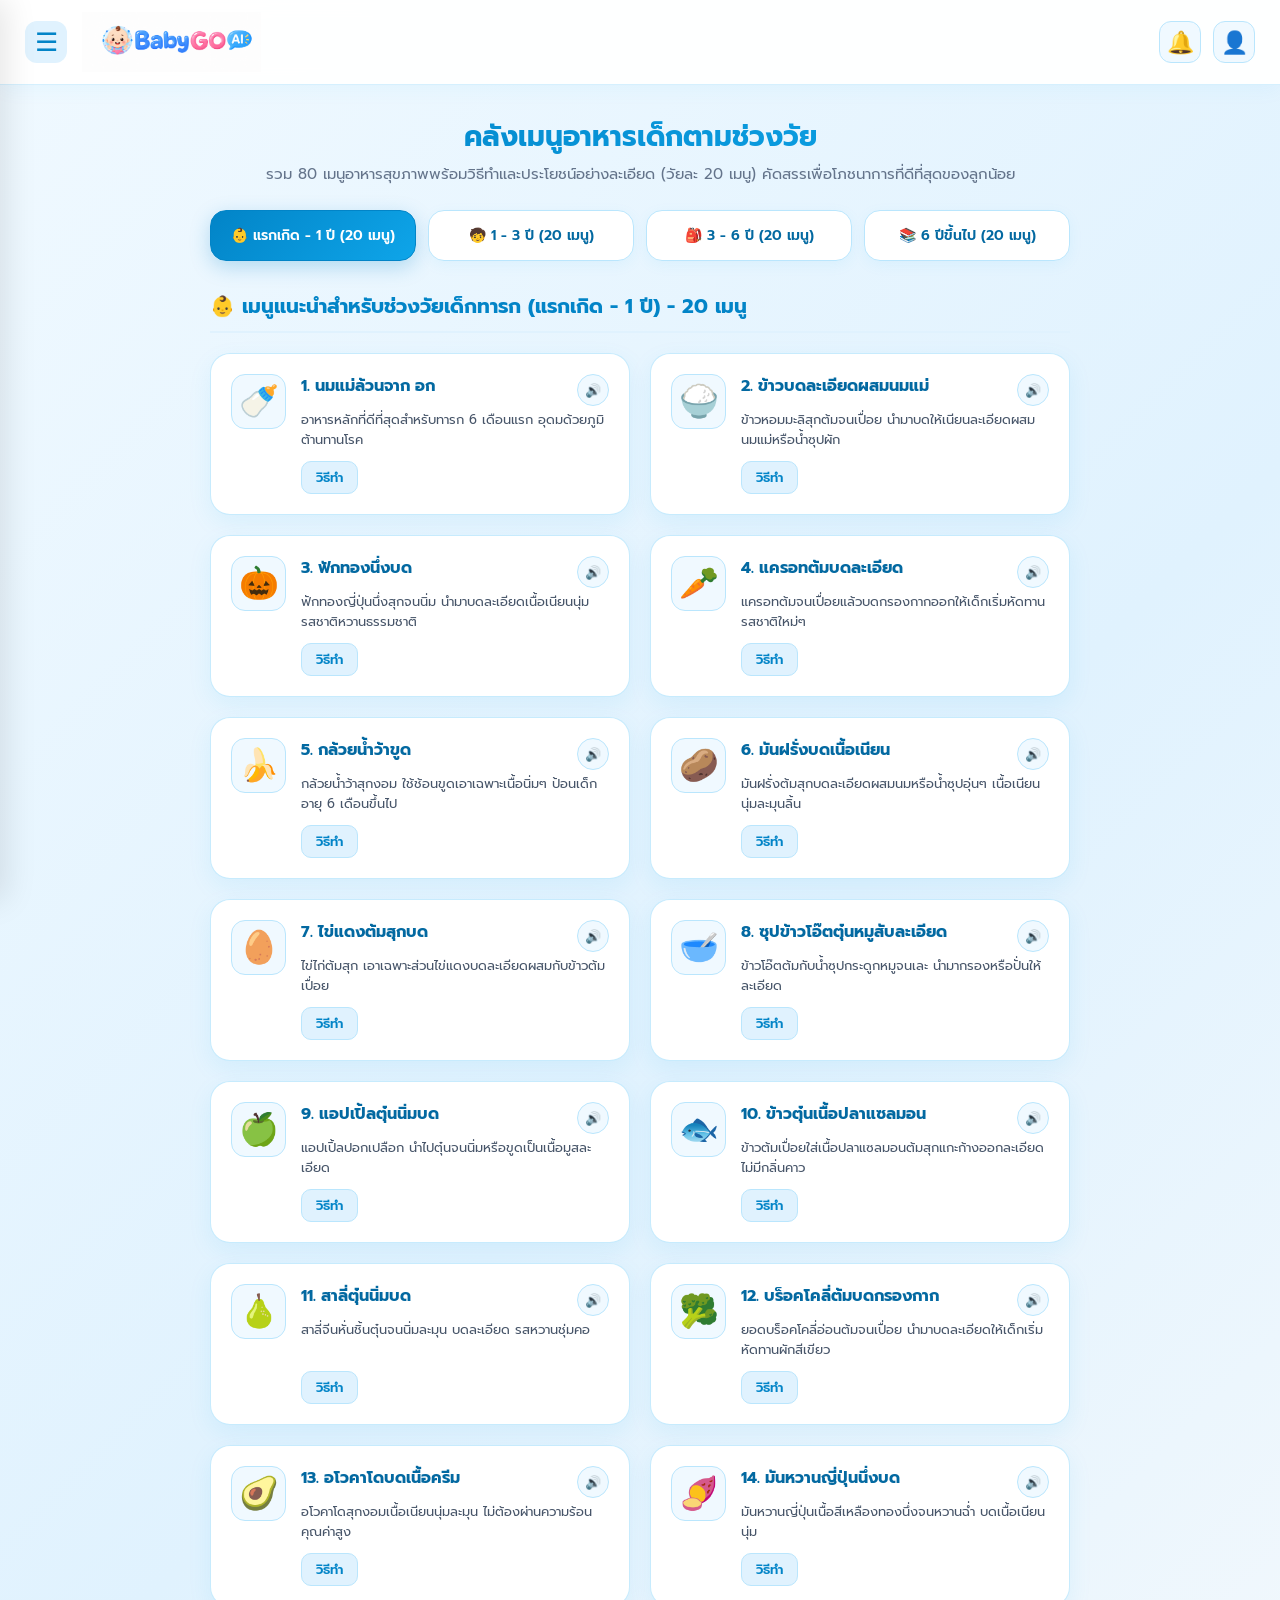
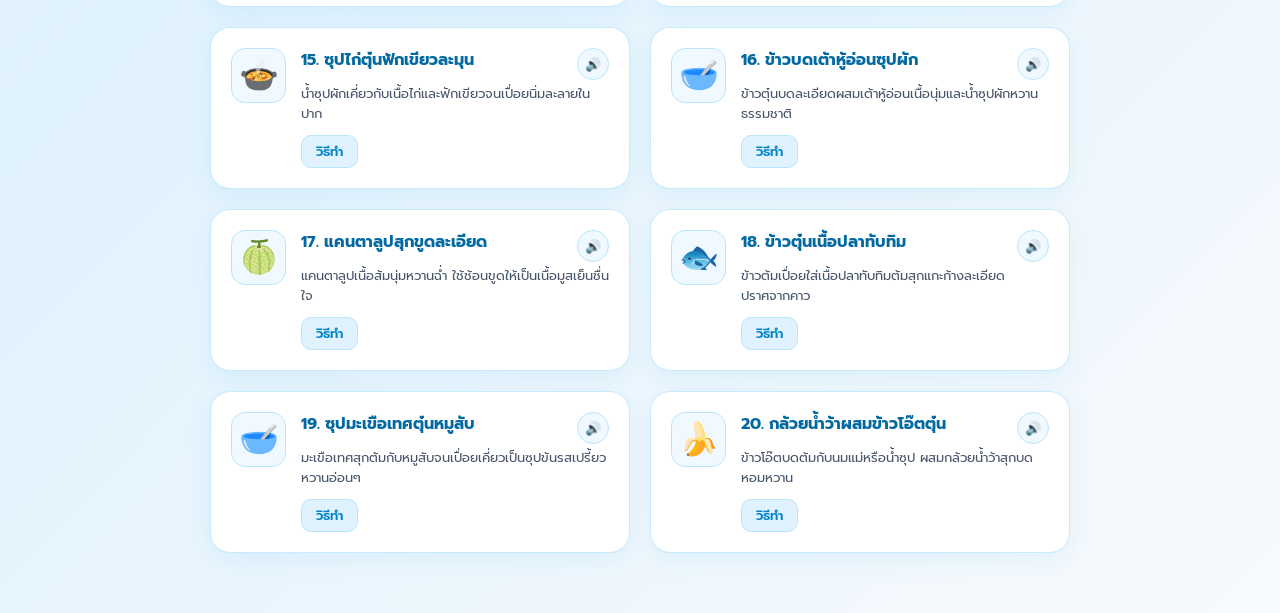
<file: nutrition.html>
<!DOCTYPE html>
<html lang="th">
<head>
    <meta charset="UTF-8">
    <meta name="viewport" content="width=device-width, initial-scale=1.0">
    <title>Baby Go - เมนูอาหารตามช่วงวัย</title>
    <link href="https://fonts.googleapis.com/css2?family=Prompt:wght@300;400;500;600;700&display=swap" rel="stylesheet">
    <style>
        * { box-sizing: border-box; font-family: 'Prompt', sans-serif; margin: 0; padding: 0; }
        body { background: linear-gradient(135deg, #f0f9ff 0%, #e0f2fe 50%, #f8fafc 100%); color: #333333; font-size: 15px; min-height: 100vh; overflow-x: hidden; }
        
        @keyframes fadeIn {
            from { opacity: 0; transform: translateY(20px); }
            to { opacity: 1; transform: translateY(0); }
        }
        .animated-fade { animation: fadeIn 0.7s cubic-bezier(0.16, 1, 0.3, 1) forwards; }

        .navbar {
            background-color: rgba(255, 255, 255, 0.95);
            backdrop-filter: blur(10px);
            padding: 12px 25px;
            display: flex; justify-content: space-between; align-items: center;
            border-bottom: 1px solid rgba(186, 230, 253, 0.6);
            position: sticky; top: 0; z-index: 100;
            box-shadow: 0 4px 20px rgba(14, 165, 233, 0.05);
        }
        .nav-left { display: flex; align-items: center; gap: 15px; }
        .menu-btn { font-size: 26px; cursor: pointer; color: #0284c7; background: #e0f2fe; border: none; width: 42px; height: 42px; border-radius: 12px; display: flex; align-items: center; justify-content: center; transition: all 0.2s cubic-bezier(0.4, 0, 0.2, 1); }
        .menu-btn:hover { background: #bae6fd; transform: scale(1.1) rotate(90deg); }
        .menu-btn:active { transform: scale(0.95); }
        
        .logo-container { display: flex; align-items: center; }
        .main-logo-img { height: 60px !important; width: auto !important; object-fit: contain !important; display: block; }

        .nav-right { display: flex; align-items: center; gap: 12px; }
        .icon-btn { font-size: 22px; cursor: pointer; background: #f0f9ff; border: 1px solid #bae6fd; width: 42px; height: 42px; border-radius: 12px; color: #0ea5e9; text-decoration: none; display: flex; align-items: center; justify-content: center; transition: all 0.2s; }
        .icon-btn:hover { background: #e0f2fe; transform: scale(1.1); }
        .icon-btn:active { transform: scale(0.95); }

        .sidebar {
            position: fixed; top: 0; left: -300px; width: 300px; height: 100vh;
            background-color: #ffffff; 
            box-shadow: 6px 0 30px rgba(0,0,0,0.1);
            transition: 0.35s cubic-bezier(0.4, 0, 0.2, 1); z-index: 200; padding: 30px;
            overflow-y: auto;
        }
        .sidebar.active { left: 0; }
        .sidebar-header { display: flex; justify-content: space-between; align-items: center; margin-bottom: 25px; border-bottom: 2px solid #f0f9ff; padding-bottom: 15px; }
        .sidebar-header h3 { color: #0284c7; font-weight: 600; }
        .close-btn { background: #f0f9ff; border: none; width: 36px; height: 36px; border-radius: 50%; font-size: 20px; cursor: pointer; color: #0ea5e9; display: flex; align-items: center; justify-content: center; transition: 0.2s; }
        .close-btn:hover { background: #e0f2fe; transform: scale(1.1); }
        
        .sidebar-menu { list-style: none; display: flex; flex-direction: column; gap: 6px; }
        .sidebar-menu li a { display: flex; align-items: center; gap: 12px; padding: 12px 16px; color: #334155; text-decoration: none; font-weight: 400; border-radius: 12px; transition: all 0.25s ease; }
        .sidebar-menu li a:hover { background: #f0f9ff; color: #0284c7; font-weight: 500; transform: translateX(8px); }
        .sidebar-menu li a .menu-icon { font-size: 20px; width: 28px; text-align: center; }

        .overlay { position: fixed; top: 0; left: 0; width: 100%; height: 100%; background: rgba(0,0,0,0.25); display: none; z-index: 150; backdrop-filter: blur(4px); transition: opacity 0.3s; }
        .overlay.active { display: block; }

        .container { max-width: 900px; margin: 30px auto 60px auto; padding: 0 20px; }
        
        .header-section { margin-bottom: 25px; text-align: center; }
        .header-section h2 { 
            font-size: 28px; 
            font-weight: 700; 
            color: #0284c7; 
            background: linear-gradient(135deg, #0284c7, #0ea5e9); 
            -webkit-background-clip: text; 
            -webkit-text-fill-color: transparent; 
        }
        .header-section p {
            font-size: 15px;
            color: #64748b;
            margin-top: 5px;
        }

        .age-tabs {
            display: grid;
            grid-template-columns: repeat(auto-fit, minmax(200px, 1fr));
            gap: 12px;
            margin-bottom: 30px;
        }
        .tab-btn {
            background: #ffffff;
            border: 1px solid #bae6fd;
            padding: 14px 15px;
            border-radius: 16px;
            font-size: 14px;
            font-weight: 600;
            color: #0369a1;
            cursor: pointer;
            box-shadow: 0 4px 15px rgba(14, 165, 233, 0.06);
            transition: all 0.3s cubic-bezier(0.4, 0, 0.2, 1);
            text-align: center;
        }
        .tab-btn:hover {
            background: #e0f2fe;
            transform: translateY(-2px);
        }
        .tab-btn.active {
            background: linear-gradient(135deg, #0284c7, #0ea5e9);
            color: #ffffff;
            border-color: #0284c7;
            box-shadow: 0 6px 20px rgba(2, 132, 199, 0.25);
        }

        .menu-section { display: none; }
        .menu-section.active { display: block; animation: fadeIn 0.5s ease; }

        .section-heading {
            font-size: 20px;
            font-weight: 700;
            color: #0284c7;
            margin-bottom: 20px;
            display: flex;
            align-items: center;
            gap: 10px;
            border-bottom: 2px solid #e0f2fe;
            padding-bottom: 10px;
        }

        .menu-grid {
            display: grid;
            grid-template-columns: repeat(auto-fit, minmax(400px, 1fr));
            gap: 20px;
        }
        @media (max-width: 600px) {
            .menu-grid { grid-template-columns: 1fr; }
        }

        .menu-card {
            background: #ffffff;
            border-radius: 20px;
            padding: 20px;
            border: 1px solid rgba(186, 230, 253, 0.8);
            box-shadow: 0 8px 25px rgba(14, 165, 233, 0.08);
            transition: all 0.3s cubic-bezier(0.4, 0, 0.2, 1);
            display: flex;
            gap: 15px;
            align-items: flex-start;
        }
        .menu-card:hover {
            transform: translateY(-4px);
            box-shadow: 0 12px 30px rgba(14, 165, 233, 0.15);
            border-color: #0284c7;
        }
        .menu-emoji {
            font-size: 32px;
            background: #f0f9ff;
            width: 55px;
            height: 55px;
            border-radius: 14px;
            display: flex;
            align-items: center;
            justify-content: center;
            flex-shrink: 0;
            border: 1px solid #bae6fd;
        }
        .menu-info { flex-grow: 1; display: flex; flex-direction: column; height: 100%; justify-content: space-between; }
        .menu-header-row { display: flex; justify-content: space-between; align-items: flex-start; gap: 10px; margin-bottom: 4px; }
        .menu-title { font-size: 16px; font-weight: 700; color: #0369a1; }
        
        .speak-btn-sm {
            background: #f0f9ff; border: 1px solid #bae6fd; color: #0284c7;
            width: 32px; height: 32px; border-radius: 50%; font-size: 13px;
            cursor: pointer; display: flex; align-items: center; justify-content: center;
            transition: all 0.2s; flex-shrink: 0;
        }
        .speak-btn-sm:hover { background: #0284c7; color: #ffffff; transform: scale(1.1); }

        .menu-desc { font-size: 13px; color: #475569; line-height: 1.5; margin-bottom: 12px; }
        
        .recipe-btn {
            background: #e0f2fe;
            color: #0284c7;
            border: 1px solid #bae6fd;
            padding: 6px 14px;
            border-radius: 10px;
            font-size: 13px;
            font-weight: 600;
            cursor: pointer;
            transition: all 0.2s;
            text-align: center;
            align-self: flex-start;
        }
        .recipe-btn:hover {
            background: #0284c7;
            color: #ffffff;
            border-color: #0284c7;
            transform: scale(1.05);
        }

        .modal-overlay {
            position: fixed; top: 0; left: 0; width: 100%; height: 100%;
            background: rgba(0, 0, 0, 0.4); backdrop-filter: blur(5px);
            display: none; justify-content: center; align-items: center; z-index: 500;
            padding: 20px;
        }
        .modal-overlay.active { display: flex; }
        .modal-content {
            background: #ffffff; width: 100%; max-width: 550px; border-radius: 24px;
            padding: 30px; box-shadow: 0 20px 45px rgba(0,0,0,0.15);
            position: relative; animation: fadeIn 0.3s cubic-bezier(0.16, 1, 0.3, 1) forwards;
            max-height: 85vh; overflow-y: auto;
        }
        .modal-close {
            position: absolute; top: 20px; right: 20px; background: #f0f9ff; border: none;
            width: 36px; height: 36px; border-radius: 50%; font-size: 18px; cursor: pointer;
            color: #0284c7; display: flex; align-items: center; justify-content: center; transition: 0.2s;
        }
        .modal-close:hover { background: #e0f2fe; transform: scale(1.1); }
        .modal-title { font-size: 20px; font-weight: 700; color: #0284c7; margin-bottom: 15px; padding-right: 30px; }
        .modal-subtitle { font-size: 14px; font-weight: 600; color: #0369a1; margin: 15px 0 6px 0; }
        .modal-text { font-size: 14px; color: #475569; line-height: 1.6; }
        .modal-steps { margin-left: 20px; font-size: 14px; color: #475569; line-height: 1.7; }
        .modal-steps li { margin-bottom: 6px; }
        
        .benefit-box {
            background: #f0f9ff;
            border: 1px solid #bae6fd;
            border-radius: 14px;
            padding: 12px 15px;
            margin-top: 15px;
        }
        .benefit-title { font-size: 14px; font-weight: 700; color: #0284c7; margin-bottom: 4px; }
        .benefit-desc { font-size: 13px; color: #334155; line-height: 1.5; }
    </style>
</head>
<body>

    <div class="navbar">
        <div class="nav-left">
            <button class="menu-btn" id="menuToggle" onclick="playClickSound()">☰</button>
            <div class="logo-container">
                <img src="logo-ai.png" alt="Baby Go AI Logo" class="main-logo-img">
            </div>
        </div>
        <div class="nav-right">
            <a href="notifications.html" class="icon-btn" title="การแจ้งเตือน" onclick="playClickSound()">🔔</a>
            <a href="profile.html" class="icon-btn" title="โปรไฟล์" onclick="playClickSound()">👤</a>
        </div>
    </div>

    <div class="overlay" id="overlay" onclick="toggleMenu()"></div>
    
    <div class="sidebar" id="sidebar">
        <div class="sidebar-header">
            <h3>เมนูหลัก</h3>
            <button class="close-btn" id="closeMenu" onclick="playClickSound()">✕</button>
        </div>
        <ul class="sidebar-menu">
            <li><a href="content.html" onclick="playClickSound()"><span class="menu-icon">🏠</span> หน้าแรก</a></li>
            <li><a href="development.html" onclick="playClickSound()"><span class="menu-icon">📈</span> พัฒนาการเด็ก</a></li>
            <li><a href="vaccine.html" onclick="playClickSound()"><span class="menu-icon">💉</span> วัคซีน</a></li>
            <li><a href="nutrition.html" class="active" onclick="playClickSound()" style="background: #f0f9ff; color: #0284c7; font-weight: 600;"><span class="menu-icon">🍲</span> โภชนาการ</a></li>
            <li><a href="knowledge.html" onclick="playClickSound()"><span class="menu-icon">📚</span> ความรู้</a></li>
            <li><a href="ai_assistant.html" onclick="playClickSound()"><span class="menu-icon">🤖</span> AI วิเคราะห์</a></li>
            <li><a href="community.html" onclick="playClickSound()"><span class="menu-icon">💬</span> ชุมชน</a></li>
            <li><a href="contact.html" onclick="playClickSound()"><span class="menu-icon">📞</span> ติดต่อเรา</a></li>
            
            <li id="adminMenuLink" style="display: none;">
                <a href="admin.html" onclick="playClickSound()" style="background: #fdf4ff; color: #d946ef; font-weight: 700;">
                    <span class="menu-icon">⚙️</span> หลังบ้านแอดมิน
                </a>
            </li>

            <li><a href="login.html" onclick="localStorage.removeItem('userEmail'); playClickSound();" style="color: #ef4444; font-weight: 600;"><span class="menu-icon">🚪</span> ออกจากระบบ</a></li>
        </ul>
    </div>

    <div class="modal-overlay" id="recipeModal">
        <div class="modal-content">
            <button class="modal-close" onclick="closeRecipeModal()">✕</button>
            <div class="modal-title" id="modalTitle">ชื่อเมนูอาหาร</div>
            <div class="modal-subtitle">🛒 วัตถุดิบหลัก:</div>
            <div class="modal-text" id="modalIngredients">วัตถุดิบ...</div>
            <div class="modal-subtitle">👩‍🍳 วิธีการทำอย่างละเอียด:</div>
            <ol class="modal-steps" id="modalSteps"></ol>
            <div class="benefit-box">
                <div class="benefit-title">🌟 ประโยชน์ที่ได้รับ:</div>
                <div class="benefit-desc" id="modalBenefit">ประโยชน์...</div>
            </div>
        </div>
    </div>

    <div class="container animated-fade">
        <div class="header-section">
            <h2>คลังเมนูอาหารเด็กตามช่วงวัย</h2>
            <p>รวม 80 เมนูอาหารสุขภาพพร้อมวิธีทำและประโยชน์อย่างละเอียด (วัยละ 20 เมนู) คัดสรรเพื่อโภชนาการที่ดีที่สุดของลูกน้อย</p>
        </div>

        <div class="age-tabs">
            <button class="tab-btn active" onclick="switchTab('age1', event)">👶 แรกเกิด - 1 ปี (20 เมนู)</button>
            <button class="tab-btn" onclick="switchTab('age2', event)">🧒 1 - 3 ปี (20 เมนู)</button>
            <button class="tab-btn" onclick="switchTab('age3', event)">🎒 3 - 6 ปี (20 เมนู)</button>
            <button class="tab-btn" onclick="switchTab('age4', event)">📚 6 ปีขึ้นไป (20 เมนู)</button>
        </div>

        <!-- 1. แรกเกิด - 1 ปี (20 เมนู) -->
        <div id="age1" class="menu-section active">
            <div class="section-heading">👶 เมนูแนะนำสำหรับช่วงวัยเด็กทารก (แรกเกิด - 1 ปี) - 20 เมนู</div>
            <div class="menu-grid">
                <div class="menu-card"><div class="menu-emoji">🍼</div><div class="menu-info"><div><div class="menu-header-row"><div class="menu-title">1. นมแม่ล้วนจาก อก</div><button class="speak-btn-sm" onclick="speakText('1. นมแม่ล้วนจากอก. อาหารหลักที่ดีที่สุดสำหรับทารก 6 เดือนแรก อุดมด้วยภูมิต้านทานโรค')" title="ฟังเสียงอ่าน">🔊</button></div><div class="menu-desc">อาหารหลักที่ดีที่สุดสำหรับทารก 6 เดือนแรก อุดมด้วยภูมิต้านทานโรค</div></div><button class="recipe-btn" onclick="openRecipe('นมแม่ล้วนจากอก', 'น้ำนมแม่จากเต้า 100%', ['จัดท่าอุ้มลูกให้กระชับและแนบชิดกับอกแม่', 'ให้หัวนมอยู่ในระดับปากของทารก กระตุ้นให้ลูกอ้าปากกว้าง', 'อมให้ลานนมส่วนใหญ่เข้าไปในปากของลูกเพื่อป้องกันหัวนมแตก', 'ให้ลูกดูดจนอิ่มเต็มที่ข้างหนึ่งก่อนค่อยเปลี่ยนไปอีกข้าง'], 'เสริมสร้างภูมิคุ้มกันโรค ย่อยง่าย และช่วยพัฒนาการทางสมองและระบบประสาทของทารกในช่วงเริ่มต้นชีวิตได้อย่างสมบูรณ์แบบ')">วิธีทำ</button></div></div>
                <div class="menu-card"><div class="menu-emoji">🍚</div><div class="menu-info"><div><div class="menu-header-row"><div class="menu-title">2. ข้าวบดละเอียดผสมนมแม่</div><button class="speak-btn-sm" onclick="speakText('2. ข้าวบดละเอียดผสมนมแม่. ข้าวหอมมะลิสุกต้มจนเปื่อย นำมาบดให้เนียนละเอียดผสมนมแม่หรือน้ำซุปผัก')" title="ฟังเสียงอ่าน">🔊</button></div><div class="menu-desc">ข้าวหอมมะลิสุกต้มจนเปื่อย นำมาบดให้เนียนละเอียดผสมนมแม่หรือน้ำซุปผัก</div></div><button class="recipe-btn" onclick="openRecipe('ข้าวบดละเอียดผสมนมแม่', 'ข้าวหอมมะลิสุก 2 ช้อนโต๊ะ, นมแม่หรือน้ำซุปผักต้มอุ่นๆ', ['นำข้าวหอมมะลิสุกต้มกับน้ำซุปผักจนเปื่อยเละ', 'ตักข้าวที่ต้มเปื่อยมาใส่ชามบดด้วยช้อนหรือเครื่องปั่นจนเนื้อเนียนละเอียด', 'เติมน้ำนมแม่หรือน้ำซุปอุ่นๆ ลงไปคนให้เข้ากันจนได้ความข้นพอเหมาะ', 'พักให้อุ่นลงแล้วป้อนลูกน้อย'], 'ช่วยฝึกทักษะการกลืนอาหารกึ่งแข็งครั้งแรก ปรับสมดุลระบบย่อยอาหาร และให้พลังงานเบื้องต้น')">วิธีทำ</button></div></div>
                <div class="menu-card"><div class="menu-emoji">🎃</div><div class="menu-info"><div><div class="menu-header-row"><div class="menu-title">3. ฟักทองนึ่งบด</div><button class="speak-btn-sm" onclick="speakText('3. ฟักทองนึ่งบด. ฟักทองญี่ปุ่นนึ่งสุกจนนิ่ม นำมาบดละเอียดเนื้อเนียนนุ่ม รสชาติหวานธรรมชาติ')" title="ฟังเสียงอ่าน">🔊</button></div><div class="menu-desc">ฟักทองญี่ปุ่นนึ่งสุกจนนิ่ม นำมาบดละเอียดเนื้อเนียนนุ่ม รสชาติหวานธรรมชาติ</div></div><button class="recipe-btn" onclick="openRecipe('ฟักทองนึ่งบด', 'ฟักทองญี่ปุ่นหั่นชิ้นเล็ก 1 ถ้วย', ['ปอกเปลือกฟักทองและล้างให้สะอาด หั่นเป็นชิ้นเล็กๆ', 'นำไปนึ่งในซึ้งด้วยไฟกลางประมาณ 15-20 นาทีจนฟักทองนิ่มสุกงอม', 'นำมาบดด้วยส้อมหรือช้อนจนเนื้อเนียนละเอียด', 'พักให้อุ่นแล้วจัดเสิร์ฟให้ลูกน้อยทาน'], 'มีเบต้าแคโรทีนสูง ช่วยบำรุงสายตา มีใยอาหารช่วยให้ระบบขับถ่ายทำงานได้ดีและป้องกันอาการท้องผูก')">วิธีทำ</button></div></div>
                <div class="menu-card"><div class="menu-emoji">🥕</div><div class="menu-info"><div><div class="menu-header-row"><div class="menu-title">4. แครอทต้มบดละเอียด</div><button class="speak-btn-sm" onclick="speakText('4. แครอทต้มบดละเอียด. แครอทต้มจนเปื่อยแล้วบดกรองกากออกให้เด็กเริ่มหัดทานรสชาติใหม่ๆ')" title="ฟังเสียงอ่าน">🔊</button></div><div class="menu-desc">แครอทต้มจนเปื่อยแล้วบดกรองกากออกให้เด็กเริ่มหัดทานรสชาติใหม่ๆ</div></div><button class="recipe-btn" onclick="openRecipe('แครอทต้มบดละเอียด', 'แครอทหั่นแว่นบางๆ 1 ถ้วย', ['ล้างและปอกเปลือกแครอท หั่นเป็นแว่นบางๆ เพื่อให้สุกง่าย', 'นำไปต้มในน้ำเดือดหรือนึ่งจนเนื้อนิ่มเละ', 'นำมาบดผ่านกระชอนหรือใช้เครื่องปั่นจนละเอียดไร้กากใยแข็ง', 'พักให้อุ่นพร้อมป้อน'], 'อุดมไปด้วยวิตามินเอและสารต้านอนุมูลอิสระ ช่วยบำรุงผิวพรรณและเสริมสร้างการมองเห็นของทารก')">วิธีทำ</button></div></div>
                <div class="menu-card"><div class="menu-emoji">🍌</div><div class="menu-info"><div><div class="menu-header-row"><div class="menu-title">5. กล้วยน้ำว้าขูด</div><button class="speak-btn-sm" onclick="speakText('5. กล้วยน้ำว้าขูด. กล้วยน้ำว้าสุกงอม ใช้ช้อนขูดเอาเฉพาะเนื้อนิ่มๆ ป้อนเด็กอายุ 6 เดือนขึ้นไป')" title="ฟังเสียงอ่าน">🔊</button></div><div class="menu-desc">กล้วยน้ำว้าสุกงอม ใช้ช้อนขูดเอาเฉพาะเนื้อนิ่มๆ ป้อนเด็กอายุ 6 เดือนขึ้นไป</div></div><button class="recipe-btn" onclick="openRecipe('กล้วยน้ำว้าขูด', 'กล้วยน้ำว้าสุกงอม 1 ลูก', ['เลือกกล้วยน้ำว้าที่สุกงอมเปลือกสีเหลืองสวย ไม่มีรอยช้ำ', 'ปอกเปลือกออก ใช้ช้อนชาขูดผิวหน้ากล้วยเบาๆ เอาเฉพาะเนื้อนิ่มๆ', 'ระวังอย่าให้ติดไส้กลางหรือเมล็ดแข็ง', 'ตักป้อนลูกน้อยได้ทันที'], 'ย่อยง่าย ให้พลังงานทันที มีโพแทสเซียมช่วยเรื่องการทำงานของกล้ามเนื้อและระบบขับถ่าย')">วิธีทำ</button></div></div>
                <div class="menu-card"><div class="menu-emoji">🥔</div><div class="menu-info"><div><div class="menu-header-row"><div class="menu-title">6. มันฝรั่งบดเนื้อเนียน</div><button class="speak-btn-sm" onclick="speakText('6. มันฝรั่งบดเนื้อเนียน. มันฝรั่งต้มสุกบดละเอียดผสมนมหรือน้ำซุปอุ่นๆ เนื้อเนียนนุ่มละมุนลิ้น')" title="ฟังเสียงอ่าน">🔊</button></div><div class="menu-desc">มันฝรั่งต้มสุกบดละเอียดผสมนมหรือน้ำซุปอุ่นๆ เนื้อเนียนนุ่มละมุนลิ้น</div></div><button class="recipe-btn" onclick="openRecipe('มันฝรั่งบดเนื้อเนียน', 'มันฝรั่งปอกเปลือก 1 หัว, นมแม่หรือนมสูตร 2 ช้อนโต๊ะ', ['หั่นมันฝรั่งเป็นชิ้นสี่เหลี่ยมเล็กๆ นำไปต้มหรือนึ่งจนสุกนิ่ม', 'นำขึ้นมาใส่ชามบดขณะยังร้อนๆ ให้ละเอียด', 'เติมนมแม่หรือน้ำซุปอุ่นลงไปผสมคนให้เนื้อเนียนเข้ากันดี', 'พักให้เย็นลงพออุ่นแล้วป้อนได้'], 'ให้คาร์โบไฮเดรตเชิงซ้อนที่ให้พลังงานยาวนาน มีวิตามินซีและวิตามินบี 6 ช่วยบำรุงสมอง')">วิธีทำ</button></div></div>
                <div class="menu-card"><div class="menu-emoji">🥚</div><div class="menu-info"><div><div class="menu-header-row"><div class="menu-title">7. ไข่แดงต้มสุกบด</div><button class="speak-btn-sm" onclick="speakText('7. ไข่แดงต้มสุกบด. ไข่ไก่ต้มสุก เอาเฉพาะส่วนไข่แดงบดละเอียดผสมกับข้าวต้มเปื่อย')" title="ฟังเสียงอ่าน">🔊</button></div><div class="menu-desc">ไข่ไก่ต้มสุก เอาเฉพาะส่วนไข่แดงบดละเอียดผสมกับข้าวต้มเปื่อย</div></div><button class="recipe-btn" onclick="openRecipe('ไข่แดงต้มสุกบด', 'ไข่ไก่ 1 ฟอง', ['นำไข่ไก่ไปต้มในน้ำเดือดนาน 10-12 นาทีจนสุกแข็ง', 'ปอกเปลือกแล้วผ่าเอาเฉพาะส่วนไข่แดงสุก', 'นำไข่แดงมาบดให้ละเอียดด้วยช้อน', 'ผสมกับข้าวตุ๋นเปื่อยหรือน้ำซุปอุ่นเพื่อให้กลืนง่ายขึ้น'], 'มีธาตุเหล็กสูงช่วยสร้างเม็ดเลือดแดง และมีสารโคลีนที่สำคัญต่อการพัฒนาเซลล์สมองและความจำ')">วิธีทำ</button></div></div>
                <div class="menu-card"><div class="menu-emoji">🥣</div><div class="menu-info"><div><div class="menu-header-row"><div class="menu-title">8. ซุปข้าวโอ๊ตตุ๋นหมูสับละเอียด</div><button class="speak-btn-sm" onclick="speakText('8. ซุปข้าวโอ๊ตตุ๋นหมูสับละเอียด. ข้าวโอ๊ตต้มกับน้ำซุปกระดูกหมูจนเละ นำมากรองหรือปั่นให้ละเอียด')" title="ฟังเสียงอ่าน">🔊</button></div><div class="menu-desc">ข้าวโอ๊ตต้มกับน้ำซุปกระดูกหมูจนเละ นำมากรองหรือปั่นให้ละเอียด</div></div><button class="recipe-btn" onclick="openRecipe('ซุปข้าวโอ๊ตตุ๋นหมูสับละเอียด', 'ข้าวโอ๊ตบด 2 ช้อนโต๊ะ, หมูสับละเอียด 1 ช้อนชา, น้ำซุปผัก', ['ตั้งหม้อต้มน้ำซุปผัก ใส่หมูสับลงไปต้มจนสุกนิ่ม', 'ใส่ข้าวโอ๊ตลงไปเคี่ยวรวมกันด้วยไฟอ่อนจนข้าวโอ๊ตบานและเละ', 'นำมาปั่นหรือบดให้อยู่ในลักษณะเหลวข้นทานง่าย', 'พักให้อุ่นก่อนเสิร์ฟ'], 'ให้โปรตีนและใยอาหารสูง ช่วยให้อิ่มท้องนานและส่งเสริมระบบขับถ่ายของเด็กให้ทำงานปกติ')">วิธีทำ</button></div></div>
                <div class="menu-card"><div class="menu-emoji">🍏</div><div class="menu-info"><div><div class="menu-header-row"><div class="menu-title">9. แอปเปิ้ลตุ๋นนิ่มบด</div><button class="speak-btn-sm" onclick="speakText('9. แอปเปิ้ลตุ๋นนิ่มบด. แอปเปิ้ลปอกเปลือก นำไปตุ๋นจนนิ่มหรือขูดเป็นเนื้อมูสละเอียด')" title="ฟังเสียงอ่าน">🔊</button></div><div class="menu-desc">แอปเปิ้ลปอกเปลือก นำไปตุ๋นจนนิ่มหรือขูดเป็นเนื้อมูสละเอียด</div></div><button class="recipe-btn" onclick="openRecipe('แอปเปิ้ลตุ๋นนิ่มบด', 'แอปเปิ้ลเขียวหรือแดง 1 ลูก', ['ปอกเปลือกแอปเปิ้ลคว้านไส้กลางออก หั่นเป็นชิ้นสี่เหลี่ยม', 'นำไปนึ่งหรือต้มในน้ำน้อยๆ จนเนื้อแอปเปิ้ลนิ่มใส', 'นำมาบดหรือสับด้วยช้อนให้ละเอียดเป็นเนื้อมูส', 'พักให้เย็นลงแล้วป้อนลูกน้อย'], 'มีวิตามินซีสูงเสริมสร้างภูมิคุ้มกัน และเพคตินช่วยปรับสมดุลการทำงานของลำไส้')">วิธีทำ</button></div></div>
                <div class="menu-card"><div class="menu-emoji">🐟</div><div class="menu-info"><div><div class="menu-header-row"><div class="menu-title">10. ข้าวตุ๋นเนื้อปลาแซลมอน</div><button class="speak-btn-sm" onclick="speakText('10. ข้าวตุ๋นเนื้อปลาแซลมอน. ข้าวต้มเปื่อยใส่เนื้อปลาแซลมอนต้มสุกแกะก้างออกละเอียด ไม่มีกลิ่นคาว')" title="ฟังเสียงอ่าน">🔊</button></div><div class="menu-desc">ข้าวต้มเปื่อยใส่เนื้อปลาแซลมอนต้มสุกแกะก้างออกละเอียด ไม่มีกลิ่นคาว</div></div><button class="recipe-btn" onclick="openRecipe('ข้าวตุ๋นเนื้อปลาแซลมอน', 'ข้าวสุก 2 ช้อนโต๊ะ, ปลาแซลมอนชิ้นเล็ก 30 กรัม, น้ำซุป', ['ต้มปลาแซลมอนในน้ำซุปจนสุกตักขึ้นมาตรวจสอบและแกะก้างออกให้หมด', 'ยีเนื้อปลาให้เป็นชิ้นเล็กๆ', 'นำข้าวสุกและเนื้อปลาลงต้มรวมกับน้ำซุปต่อจนข้าวเปื่อยยุרום', 'คนให้เข้ากันจนเนียนนุ่มแล้วพักให้อุ่น'], 'อุดมไปด้วยกรดไขมันโอเมก้า 3 และ DHA ช่วยพัฒนาสมอง สายตา และระบบประสาทของเด็ก')">วิธีทำ</button></div></div>
                <div class="menu-card"><div class="menu-emoji">🍐</div><div class="menu-info"><div><div class="menu-header-row"><div class="menu-title">11. สาลี่ตุ๋นนิ่มบด</div><button class="speak-btn-sm" onclick="speakText('11. สาลี่ตุ๋นนิ่มบด. สาลี่จีนหั่นชิ้นตุ๋นจนนิ่มละมุน บดละเอียด รสหวานชุ่มคอ')" title="ฟังเสียงอ่าน">🔊</button></div><div class="menu-desc">สาลี่จีนหั่นชิ้นตุ๋นจนนิ่มละมุน บดละเอียด รสหวานชุ่มคอ</div></div><button class="recipe-btn" onclick="openRecipe('สาลี่ตุ๋นนิ่มบด', 'สาลี่จีน 1 ลูก', ['ปอกเปลือกสาลี่และคว้านเมล็ดออก หั่นชิ้นสี่เหลี่ยม', 'นำไปนึ่งในซึ้งประมาณ 15 นาทีจนเนื้อสาลี่นิ่มใส', 'บดด้วยช้อนหรือส้อมจนละเอียด', 'พักให้อุ่นแล้วป้อน'], 'ช่วยแก้ร้อนใน ขับเสมหะ บำรุงปอด และให้ความสดชื่นแก่ร่างกาย')">วิธีทำ</button></div></div>
                <div class="menu-card"><div class="menu-emoji">🥦</div><div class="menu-info"><div><div class="menu-header-row"><div class="menu-title">12. บร็อคโคลี่ต้มบดกรองกาก</div><button class="speak-btn-sm" onclick="speakText('12. บร็อคโคลี่ต้มบดกรองกาก. ยอดบร็อคโคลี่อ่อนต้มจนเปื่อย นำมาบดละเอียดให้เด็กเริ่มหัดทานผักสีเขียว')" title="ฟังเสียงอ่าน">🔊</button></div><div class="menu-desc">ยอดบร็อคโคลี่อ่อนต้มจนเปื่อย นำมาบดละเอียดให้เด็กเริ่มหัดทานผักสีเขียว</div></div><button class="recipe-btn" onclick="openRecipe('บร็อคโคลี่ต้มบดกรองกาก', 'ยอดบร็อคโคลี่ 1 ถ้วย', ['ล้างยอดบร็อคโคลี่ให้สะอาด ตัดเอาเฉพาะส่วนดอกอ่อน', 'นำไปต้มในน้ำเดือดจัดจนนิ่มเปื่อย', 'นำมาบดผ่านกระชอนตาถี่เพื่อกรองกากแข็งออก', 'ผสมกับข้าวตุ๋นหรือน้ำซุปอุ่น'], 'มีวิตามินซี ธาตุเหล็ก และไฟเบอร์อ่อนๆ ช่วยสร้างเม็ดเลือดและระบบภูมิคุ้มกัน')">วิธีทำ</button></div></div>
                <div class="menu-card"><div class="menu-emoji">🥑</div><div class="menu-info"><div><div class="menu-header-row"><div class="menu-title">13. อโวคาโดบดเนื้อครีม</div><button class="speak-btn-sm" onclick="speakText('13. อโวคาโดบดเนื้อครีม. อโวคาโดสุกงอมเนื้อเนียนนุ่มละมุน ไม่ต้องผ่านความร้อน คุณค่าสูง')" title="ฟังเสียงอ่าน">🔊</button></div><div class="menu-desc">อโวคาโดสุกงอมเนื้อเนียนนุ่มละมุน ไม่ต้องผ่านความร้อน คุณค่าสูง</div></div><button class="recipe-btn" onclick="openRecipe('อโวคาโดบดเนื้อครีม', 'อโวคาโดสุกหั่นครึ่ง 1 ลูก', ['เลือกอโวคาโดที่นิ่มกำลังดี ปอกเปลือกออก', 'ใช้ช้อนขูดเนื้อสีเขียวอ่อนใส่ชาม', 'บดด้วยส้อมจนเนียนละเอียดเป็นเนื้อครีมข้น', 'เสิร์ฟทันทีไม่ต้องอุ่นร้อน'], 'อุดมด้วยไขมันดี (HDL) ที่จำเป็นต่อการพัฒนาสมองและระบบประสาทของทารก')">วิธีทำ</button></div></div>
                <div class="menu-card"><div class="menu-emoji">🍠</div><div class="menu-info"><div><div class="menu-header-row"><div class="menu-title">14. มันหวานญี่ปุ่นนึ่งบด</div><button class="speak-btn-sm" onclick="speakText('14. มันหวานญี่ปุ่นนึ่งบด. มันหวานญี่ปุ่นเนื้อสีเหลืองทองนึ่งจนหวานฉ่ำ บดเนื้อเนียนนุ่ม')" title="ฟังเสียงอ่าน">🔊</button></div><div class="menu-desc">มันหวานญี่ปุ่นเนื้อสีเหลืองทองนึ่งจนหวานฉ่ำ บดเนื้อเนียนนุ่ม</div></div><button class="recipe-btn" onclick="openRecipe('มันหวานญี่ปุ่นนึ่งบด', 'มันหวานญี่ปุ่น 1 หัว', ['ล้างและปอกเปลือกมันหวาน หั่นเป็นแว่นหนา', 'นำไปนึ่งด้วยไฟกลางจนเนื้อสุกนิ่มหวานฉ่ำ', 'นำมาบดละเอียดด้วยส้อม', 'พักให้อุ่นพร้อมทาน'], 'ให้ใยอาหารสูง วิตามินเอ และสารต้านอนุมูลอิสระ ช่วยให้ระบบขับถ่ายทำงานคล่องตัว')">วิธีทำ</button></div></div>
                <div class="menu-card"><div class="menu-emoji">🍲</div><div class="menu-info"><div><div class="menu-header-row"><div class="menu-title">15. ซุปไก่ตุ๋นฟักเขียวละมุน</div><button class="speak-btn-sm" onclick="speakText('15. ซุปไก่ตุ๋นฟักเขียวละมุน. น้ำซุปผักเคี่ยวกับเนื้อไก่และฟักเขียวจนเปื่อยนิ่มละลายในปาก')" title="ฟังเสียงอ่าน">🔊</button></div><div class="menu-desc">น้ำซุปผักเคี่ยวกับเนื้อไก่และฟักเขียวจนเปื่อยนิ่มละลายในปาก</div></div><button class="recipe-btn" onclick="openRecipe('ซุปไก่ตุ๋นฟักเขียวละมุน', 'ฟักเขียวหั่นชิ้น 1 ถ้วย, อกไก่สับ 30 กรัม', ['ต้มน้ำซุปใส่ฟักเขียวและอกไก่สับลงไป', 'เคี่ยวด้วยไฟอ่อนนาน 30 นาทีจนฟักเขียวใสและเปื่อยนิ่ม', 'นำมาบดหรือยีให้ละเอียดเข้ากัน', 'ตักเสิร์ฟตอนอุ่นๆ'], 'ฟักเขียวมีฤทธิ์เย็นช่วยแก้ร้อนใน ขับปัสสาวะ และย่อยง่ายสบายท้อง')">วิธีทำ</button></div></div>
                <div class="menu-card"><div class="menu-emoji">🥣</div><div class="menu-info"><div><div class="menu-header-row"><div class="menu-title">16. ข้าวบดเต้าหู้อ่อนซุปผัก</div><button class="speak-btn-sm" onclick="speakText('16. ข้าวบดเต้าหู้อ่อนซุปผัก. ข้าวตุ๋นบดละเอียดผสมเต้าหู้อ่อนเนื้อนุ่มและน้ำซุปผักหวานธรรมชาติ')" title="ฟังเสียงอ่าน">🔊</button></div><div class="menu-desc">ข้าวตุ๋นบดละเอียดผสมเต้าหู้อ่อนเนื้อนุ่มและน้ำซุปผักหวานธรรมชาติ</div></div><button class="recipe-btn" onclick="openRecipe('ข้าวบดเต้าหู้อ่อนซุปผัก', 'ข้าวสุก 2 ช้อนโต๊ะ, เต้าหู้อ่อน 30 กรัม, น้ำซุปผัก', ['ต้มเต้าหู้อ่อนในน้ำซุปผักเดือดจัดสักครู่', 'ใส่ข้าวสุกต้มต่อจนเปื่อยเข้ากัน', 'นำมาบดด้วยช้อนให้เข้ากันเป็นเนื้อเดียว', 'พักให้อุ่นแล้วป้อน'], 'ให้โปรตีนจากถั่วเหลืองและแคลเซียมสูง ย่อยง่าย ไม่ระคายเคืองกระเพาะอาหารทารก')">วิธีทำ</button></div></div>
                <div class="menu-card"><div class="menu-emoji">🍈</div><div class="menu-info"><div><div class="menu-header-row"><div class="menu-title">17. แคนตาลูปสุกขูดละเอียด</div><button class="speak-btn-sm" onclick="speakText('17. แคนตาลูปสุกขูดละเอียด. แคนตาลูปเนื้อส้มนุ่มหวานฉ่ำ ใช้ช้อนขูดให้เป็นเนื้อมูสเย็นชื่นใจ')" title="ฟังเสียงอ่าน">🔊</button></div><div class="menu-desc">แคนตาลูปเนื้อส้มนุ่มหวานฉ่ำ ใช้ช้อนขูดให้เป็นเนื้อมูสเย็นชื่นใจ</div></div><button class="recipe-btn" onclick="openRecipe('แคนตาลูปสุกขูดละเอียด', 'แคนตาลูปเนื้อสุก 1 เสี้ยว', ['เลือกแคนตาลูปที่สุกหวานฉ่ำ คว้านเมล็ดออก', 'ใช้ช้อนชาขูดเอาเฉพาะเนื้อนิ่มๆ แยกกากใยเหนียวออก', 'จัดใส่ถ้วยพร้อมทาน'], 'มีวิตามินซีและเบต้าแคโรทีนสูง ช่วยเพิ่มความสดชื่นและกระตุ้นการอยากอาหาร')">วิธีทำ</button></div></div>
                <div class="menu-card"><div class="menu-emoji">🐟</div><div class="menu-info"><div><div class="menu-header-row"><div class="menu-title">18. ข้าวตุ๋นเนื้อปลาทับทิม</div><button class="speak-btn-sm" onclick="speakText('18. ข้าวตุ๋นเนื้อปลาทับทิม. ข้าวต้มเปื่อยใส่เนื้อปลาทับทิมต้มสุกแกะก้างละเอียด ปราศจากคาว')" title="ฟังเสียงอ่าน">🔊</button></div><div class="menu-desc">ข้าวต้มเปื่อยใส่เนื้อปลาทับทิมต้มสุกแกะก้างละเอียด ปราศจากคาว</div></div><button class="recipe-btn" onclick="openRecipe('ข้าวตุ๋นเนื้อปลาทับทิม', 'ข้าวสุก 2 ช้อนโต๊ะ, เนื้อปลาทับทิมต้มสุก 30 กรัม', ['ต้มปลาทับทิมในน้ำซุปจนสุกแกะก้างออกให้หมดจด', 'ยีเนื้อปลาให้ละเอียด', 'นำลงต้มกับข้าวสุกและน้ำซุปจนเปื่อยนุ่มเข้ากันดี', 'พักให้อุ่นพร้อมเสิร์ฟ'], 'ให้โปรตีนย่อยง่าย แคลเซียม และกรดไขมันที่มีประโยชน์ต่อการเจริญเติบโต')">วิธีทำ</button></div></div>
                <div class="menu-card"><div class="menu-emoji">🥣</div><div class="menu-info"><div><div class="menu-header-row"><div class="menu-title">19. ซุปมะเขือเทศตุ๋นหมูสับ</div><button class="speak-btn-sm" onclick="speakText('19. ซุปมะเขือเทศตุ๋นหมูสับ. มะเขือเทศสุกต้มกับหมูสับจนเปื่อยเคี่ยวเป็นซุปข้นรสเปรี้ยวหวานอ่อนๆ')" title="ฟังเสียงอ่าน">🔊</button></div><div class="menu-desc">มะเขือเทศสุกต้มกับหมูสับจนเปื่อยเคี่ยวเป็นซุปข้นรสเปรี้ยวหวานอ่อนๆ</div></div><button class="recipe-btn" onclick="openRecipe('ซุปมะเขือเทศตุ๋นหมูสับ', 'มะเขือเทศสุก 1 ลูก, หมูสับ 1 ช้อนโต๊ะ', ['หั่นมะเขือเทศเป็นชิ้นเล็กต้มกับหมูสับและน้ำซุป', 'เคี่ยวจนเปลือกมะเขือเทศนิ่มและเนื้อหมูสุกเปื่อย', 'นำมาบดผสมกันให้เนียนละเอียด', 'พักให้อุ่นพร้อมป้อน'], 'มีวิตามินซีและไลโคเพนสูง ช่วยเสริมสร้างภูมิต้านทานและระบบไหลเวียนโลหิต')">วิธีทำ</button></div></div>
                <div class="menu-card"><div class="menu-emoji">🍌</div><div class="menu-info"><div><div class="menu-header-row"><div class="menu-title">20. กล้วยน้ำว้าผสมข้าวโอ๊ตตุ๋น</div><button class="speak-btn-sm" onclick="speakText('20. กล้วยน้ำว้าผสมข้าวโอ๊ตตุ๋น. ข้าวโอ๊ตบดต้มกับนมแม่หรือน้ำซุป ผสมกล้วยน้ำว้าสุกบดหอมหวาน')" title="ฟังเสียงอ่าน">🔊</button></div><div class="menu-desc">ข้าวโอ๊ตบดต้มกับนมแม่หรือน้ำซุป ผสมกล้วยน้ำว้าสุกบดหอมหวาน</div></div><button class="recipe-btn" onclick="openRecipe('กล้วยน้ำว้าผสมข้าวโอ๊ตตุ๋น', 'ข้าวโอ๊ตบด 2 ช้อนโต๊ะ, กล้วยน้ำว้าสุกบด 1 ลูก', ['ต้มข้าวโอ๊ตกับน้ำหรือนมจนสุกบานนิ่ม', 'ใส่กล้วยน้ำว้าสุกบดลงไปคนผสมให้เข้ากันด้วยไฟอ่อน', 'ปิดไฟพักให้อุ่นจนได้ที่', 'พร้อมตักป้อน'], 'ให้พลังงานสูง ใยอาหาร และช่วยให้อิ่มท้องนาน นอนหลับสบายตลอดคืน')">วิธีทำ</button></div></div>
            </div>
        </div>

        <!-- 2. 1 - 3 ปี (20 เมนู) -->
        <div id="age2" class="menu-section">
            <div class="section-heading">🧒 เมนูแนะนำสำหรับช่วงวัยเด็กเล็ก / วัยเตาะแตะ (1 - 3 ปี) - 20 เมนู</div>
            <div class="menu-grid">
                <div class="menu-card"><div class="menu-emoji">🍳</div><div class="menu-info"><div><div class="menu-header-row"><div class="menu-title">1. ไข่ตุ๋นหมูสับเนื้อเนียน</div><button class="speak-btn-sm" onclick="speakText('1. ไข่ตุ๋นหมูสับเนื้อเนียน. ไข่ไก่ตีกับน้ำซุปใส ใส่หมูสับนุ่มๆ นึ่งไฟอ่อนจนเนื้อเนียนเด้ง')" title="ฟังเสียงอ่าน">🔊</button></div><div class="menu-desc">ไข่ไก่ตีกับน้ำซุปใส ใส่หมูสับนุ่มๆ นึ่งไฟอ่อนจนเนื้อเนียนเด้ง</div></div><button class="recipe-btn" onclick="openRecipe('ไข่ตุ๋นหมูสับเนื้อเนียน', 'ไข่ไก่ 1 ฟอง, หมูสับหมักนุ่ม 1 ช้อนโต๊ะ, น้ำซุป 1/2 ถ้วย', ['ตีไข่ไก่กับน้ำซุปให้เข้ากันกรองด้วยกระชอนเพื่อให้เนื้อเนียน', 'ใส่หมูสับลงไปที่ก้นถ้วยทนความร้อน', 'เทส่วนผสมไข่ลงไป นำไปนึ่งด้วยไฟอ่อนประมาณ 15 นาทีจนสุกฟู', 'ยกขึ้นพร้อมเสิร์ฟอุ่นๆ'], 'ให้โปรตีนคุณภาพดี ย่อยง่าย เคี้ยวง่าย เหมาะสำหรับเด็กวัยเตาะแตะที่กำลังฝึกทานอาหารด้วยตนเอง')">วิธีทำ</button></div></div>
                <div class="menu-card"><div class="menu-emoji">🍲</div><div class="menu-info"><div><div class="menu-header-row"><div class="menu-title">2. ซุปเกี๊ยวน้ำหมูสับผักกาดขาว</div><button class="speak-btn-sm" onclick="speakText('2. ซุปเกี๊ยวน้ำหมูสับผักกาดขาว. แผ่นเกี๊ยวนุ่มๆ ห่อหมูสับชิ้นพอดีคำ ต้มในน้ำซุปผักกาดขาวรสหวานธรรมชาติ')" title="ฟังเสียงอ่าน">🔊</button></div><div class="menu-desc">แผ่นเกี๊ยวนุ่มๆ ห่อหมูสับชิ้นพอดีคำ ต้มในน้ำซุปผักกาดขาวรสหวานธรรมชาติ</div></div><button class="recipe-btn" onclick="openRecipe('ซุปเกี๊ยวน้ำหมูสับผักกาดขาว', 'แผ่นเกี๊ยว 4 แผ่น, หมูสับ 2 ช้อนโต๊ะ, ผักกาดขาวหั่นฝอย', ['ห่อหมูสับด้วยแผ่นเกี๊ยวชิ้นเล็กๆ', 'ตั้งหม้อต้มน้ำซุปใส่ผักกาดขาวลงไปต้มจนนิ่มหวาน', 'ใส่เกี๊ยวที่ห่อไว้ลงไปต้มจนสุกสุกลอยขึ้นมา', 'ตักใส่ชามพร้อมทานคล่องคอ'], 'ช่วยให้เด็กได้ทานผักง่ายขึ้น น้ำซุปหวานธรรมชาติช่วยกระตุ้นความอยากอาหาร')">วิธีทำ</button></div></div>
                <div class="menu-card"><div class="menu-emoji">🍛</div><div class="menu-info"><div><div class="menu-header-row"><div class="menu-title">3. ข้าวผัดไข่ใส่แครอทสับ</div><button class="speak-btn-sm" onclick="speakText('3. ข้าวผัดไข่ใส่แครอทสับ. ข้าวสวยผัดเนยหอมๆ กับไข่ไก่และแครอทหั่นเต๋าชิ้นเล็กๆ สีสันน่าทาน')" title="ฟังเสียงอ่าน">🔊</button></div><div class="menu-desc">ข้าวสวยผัดเนยหอมๆ กับไข่ไก่และแครอทหั่นเต๋าชิ้นเล็กๆ สีสันน่าทาน</div></div><button class="recipe-btn" onclick="openRecipe('ข้าวผัดไข่ใส่แครอทสับ', 'ข้าวสวย 1 ถ้วย, ไข่ไก่ 1 ฟอง, แครอทหั่นเต๋าเล็ก, เนยจืดเล็กน้อย', ['ตั้งกระทะใส่เนยจืดเล็กน้อยผัดแครอทจนนิ่ม', 'ตอกไข่ไก่ลงไปขยี้ให้สุกหอม', 'ใส่ข้าวสวยลงไปผัดคลุกเคล้าให้เข้ากันปรุงรสซีอิ๊วขาวนิดหน่อย', 'ผัดจนแห้งหอมตักเสิร์ฟ'], 'ให้พลังงาน คาร์โบไฮเดรต และวิตามินจากแครอท สีสันสดใสช่วยดึงดูดใจเด็กให้เจริญอาหาร')">วิธีทำ</button></div></div>
                <div class="menu-card"><div class="menu-emoji">🍜</div><div class="menu-info"><div><div class="menu-header-row"><div class="menu-title">4. บะหมี่ซุปไก่เห็ดหอมนุ่ม</div><button class="speak-btn-sm" onclick="speakText('4. บะหมี่ซุปไก่เห็ดหอมนุ่ม. เส้นบะหมี่เหลืองเส้นเล็กต้มจนนิ่ม ในน้ำซุปไก่ตุ๋นกับเห็ดหอมหั่นฝอย')" title="ฟังเสียงอ่าน">🔊</button></div><div class="menu-desc">เส้นบะหมี่เหลืองเส้นเล็กต้มจนนิ่ม ในน้ำซุปไก่ตุ๋นกับเห็ดหอมหั่นฝอย</div></div><button class="recipe-btn" onclick="openRecipe('บะหมี่ซุปไก่เห็ดหอมนุ่ม', 'บะหมี่เหลือง 1 ก้อน, เนื้อไก่ฉีก, เห็ดหอมหั่นฝอย', ['ลวกเส้นบะหมี่ในน้ำเดือดจนนิ่มแล้วตักขึ้นพักไว้', 'ตั้งน้ำซุปใส่เห็ดหอมและเนื้อไก่เคี่ยวจนเปื่อยนุ่ม', 'ตักน้ำซุปและเครื่องราดลงบนเส้นบะหมี่ที่ลวกเตรียมไว้', 'คลุกเคล้าพร้อมทาน'], 'เส้นบะหมี่นุ่มเคี้ยวง่าย เห็ดหอมช่วยเสริมสร้างระบบภูมิคุ้มกันและให้กลิ่นหอมชวนทาน')">วิธีทำ</button></div></div>
                <div class="menu-card"><div class="menu-emoji">🐟</div><div class="menu-info"><div><div class="menu-header-row"><div class="menu-title">5. ปลาทอดกระเทียมราดข้าว</div><button class="speak-btn-sm" onclick="speakText('5. ปลาทอดกระเทียมราดข้าว. เนื้อปลาช่อนหรือปลาทับทิมไร้ก้าง ชุบแป้งบางๆ ทอดกรอบนอกนุ่มใน')" title="ฟังเสียงอ่าน">🔊</button></div><div class="menu-desc">เนื้อปลาช่อนหรือปลาทับทิมไร้ก้าง ชุบแป้งบางๆ ทอดกรอบนอกนุ่มใน</div></div><button class="recipe-btn" onclick="openRecipe('ปลาทอดกระเทียมราดข้าว', 'เนื้อปลาไร้ก้าง 50 กรัม, กระเทียมสับ, แป้งทอดกรอบบางส่วน', ['หั่นเนื้อปลาเป็นชิ้นพอคำคลุกแป้งบางๆ', 'ทอดในน้ำมันร้อนด้วยไฟกลางจนสุกเหลืองกรอบ', 'เจียวกระเทียมสับให้หอมโรยหน้าเนื้อปลาเสิร์ฟกับข้าวสวย'], 'ให้โปรตีนสูง ไขมันต่ำ และแคลเซียม ช่วยบำรุงกระดูกและฟันให้แข็งแรงในวัยกำลังโต')">วิธีทำ</button></div></div>
                <div class="menu-card"><div class="menu-emoji">🥘</div><div class="menu-info"><div><div class="menu-header-row"><div class="menu-title">6. มักกะโรนีซอสมะเขือเทศหมูสับ</div><button class="speak-btn-sm" onclick="speakText('6. มักกะโรนีซอสมะเขือเทศหมูสับ. เส้นมักกะโรนีต้มจนนุ่มเคี้ยวง่าย ผัดกับซอสมะเขือเทศสดและหมูสับ')" title="ฟังเสียงอ่าน">🔊</button></div><div class="menu-desc">เส้นมักกะโรนีต้มจนนุ่มเคี้ยวง่าย ผัดกับซอสมะเขือเทศสดและหมูสับ</div></div><button class="recipe-btn" onclick="openRecipe('มักกะโรนีซอสมะเขือเทศหมูสับ', 'มักกะโรนีต้มสุก 1 ถ้วย, หมูสับ, ซอสมะเขือเทศ', ['ต้มเส้นมักกะโรนีในน้ำเดือดจัดจนนิ่มนวลแล้วสะเด็ดน้ำ', 'ผัดหมูสับกับซอสมะเขือเทศและน้ำซุปเล็กน้อยจนงวด', 'ใส่เส้นมักกะโรนีลงไปคลุกเคล้าให้ซอสเคลือบเส้นทั่วกัน', 'ตักใส่จานเสิร์ฟ'], 'มีไลโคเพนจากซอสมะเขือเทศช่วยบำรุงเลือดและหัวใจ รูปทรงเส้นช่วยให้เด็กสนุกกับการทานอาหาร')">วิธีทำ</button></div></div>
                <div class="menu-card"><div class="menu-emoji">🥣</div><div class="menu-info"><div><div class="menu-header-row"><div class="menu-title">7. แกงจืดเต้าหู้หมูสับสาหร่าย</div><button class="speak-btn-sm" onclick="speakText('7. แกงจืดเต้าหู้หมูสับสาหร่าย. เต้าหู้อ่อนนุ่มละมุนลิ้น ต้มกับหมูสับและสาหร่ายทะเลในน้ำซุปใส')" title="ฟังเสียงอ่าน">🔊</button></div><div class="menu-desc">เต้าหู้อ่อนนุ่มละมุนลิ้น ต้มกับหมูสับและสาหร่ายทะเลในน้ำซุปใส</div></div><button class="recipe-btn" onclick="openRecipe('แกงจืดเต้าหู้หมูสับสาหร่าย', 'เต้าหู้อ่อน 1 หลอด, หมูสับ, สาหร่ายแห้งแช่น้ำ', ['ต้มน้ำซุปให้เดือดปั้นหมูสับเป็นก้อนเล็กๆ ลงไปต้มจนสุก', 'ใส่เต้าหู้อ่อนหั่นเต๋าลงไปเบาๆ', 'ใส่สาหร่ายแห้ง ปรุงรสด้วยเกลือหรือซีอิ๊วขาวนิดหน่อย ปิดไฟพร้อมเสิร์ฟ'], 'เต้าหู้อ่อนย่อยง่ายให้แคลเซียมสูง สาหร่ายมีไอโอดีนช่วยเสริมการทำงานของต่อมไทรอยด์')">วิธีทำ</button></div></div>
                <div class="menu-card"><div class="menu-emoji">🥪</div><div class="menu-info"><div><div class="menu-header-row"><div class="menu-title">8. แซนด์วิชไข่บดเนยถั่วบางๆ</div><button class="speak-btn-sm" onclick="speakText('8. แซนด์วิชไข่บดเนยถั่วบางๆ. ขนมปังโฮลวีตตัดขอบ สอดไส้ไข่ต้มบดผสมมายองเนสสูตรเด็ก')" title="ฟังเสียงอ่าน">🔊</button></div><div class="menu-desc">ขนมปังโฮลวีตตัดขอบ สอดไส้ไข่ต้มบดผสมมายองเนสสูตรเด็ก</div></div><button class="recipe-btn" onclick="openRecipe('แซนด์วิชไข่บดเนยถั่วบางๆ', 'ขนมปังโฮลวีต 2 แผ่น, ไข่ต้ม 1 ฟอง, มายองเนสเล็กน้อย', ['บดไข่ต้มสุกให้ละเอียดผสมกับมายองเนสเล็กน้อยให้พอจับตัว', 'ทาไส้ไข่บดลงบนขนมปังโฮลวีต', 'ประกบแผ่นที่สอง หั่นเป็นชิ้นสามเหลี่ยมพอดีคำให้เด็กหยิบจับง่าย'], 'ส่งเสริมพัฒนาการกล้ามเนื้อมัดเล็กจากการหยิบจับทานเอง ได้คาร์โบไฮเดรตและโปรตีนเต็มอิ่ม')">วิธีทำ</button></div></div>
                <div class="menu-card"><div class="menu-emoji">🥔</div><div class="menu-info"><div><div class="menu-header-row"><div class="menu-title">9. ซุปครีมข้าวโพดหวาน</div><button class="speak-btn-sm" onclick="speakText('9. ซุปครีมข้าวโพดหวาน. เมล็ดข้าวโพดต้มสุกปั่นละเอียดเคี่ยวกับนมจืดจนข้นหอมมันกลมกล่อม')" title="ฟังเสียงอ่าน">🔊</button></div><div class="menu-desc">เมล็ดข้าวโพดต้มสุกปั่นละเอียดเคี่ยวกับนมจืดจนข้นหอมมันกลมกล่อม</div></div><button class="recipe-btn" onclick="openRecipe('ซุปครีมข้าวโพดหวาน', 'เมล็ดข้าวโพดต้มสุก 1 ถ้วย, นมสดจืด 1/2 ถ้วย, เนยสด', ['นำเมล็ดข้าวโพดต้มมาปั่นกับนมสดจนละเอียดเนียน', 'ตั้งหม้อใส่เนยเล็กน้อยเทส่วนผสมข้าวโพดปั่นลงไปเคี่ยวด้วยไฟอ่อน', 'คนเรื่อยๆ จนซุปเดือดข้นปรุงรสด้วยเกลือนิดหน่อยแล้วปิดไฟ'], 'ให้พลังงาน ใยอาหาร และรสชาติหวานหอมธรรมชาติที่เด็กๆ ชื่นชอบ ช่วยเรื่องระบบขับถ่าย')">วิธีทำ</button></div></div>
                <div class="menu-card"><div class="menu-emoji">🍗</div><div class="menu-info"><div><div class="menu-header-row"><div class="menu-title">10. ต้มยำน้ำใสไก่ฉีก</div><button class="speak-btn-sm" onclick="speakText('10. ต้มยำน้ำใสไก่ฉีก. น้ำซุปไก่ต้มใส่เนื้อไก่ฉีกชิ้นเล็กๆ ปรุงรสอ่อนๆ ไม่เผ็ด ทานง่าย')" title="ฟังเสียงอ่าน">🔊</button></div><div class="menu-desc">น้ำซุปไก่ต้มใส่เนื้อไก่ฉีกชิ้นเล็กๆ ปรุงรสอ่อนๆ (ไม่เผ็ด) ทานง่าย</div></div><button class="recipe-btn" onclick="openRecipe('ต้มยำน้ำใสไก่ฉีก', 'อกไก่ต้มสุกฉีกเป็นเส้น, ข่า ตะไคร้ ใบมะกรูดหั่นชิ้นเล็ก', ['ต้มน้ำซุปใส่ข่า ตะไคร้ ใบมะกรูดเพื่อความหอม', 'ใส่เนื้อไก่ฉีกและมะเขือเทศลงไปต้มจนเดือด', 'ปรุงรสด้วยน้ำมะนาวและเกลือเล็กน้อย (งดพริกเผ็ดสำหรับเด็กเล็ก)'], 'ให้วิตามินซีจากมะนาวและสมุนไพรช่วยขับลม บำรุงธาตุ และช่วยให้ระบบทางเดินหายใจโล่งสบาย')">วิธีทำ</button></div></div>
                <div class="menu-card"><div class="menu-emoji">🥞</div><div class="menu-info"><div><div class="menu-header-row"><div class="menu-title">11. แพนเค้กกล้วยหอมจิ๋ว</div><button class="speak-btn-sm" onclick="speakText('11. แพนเค้กกล้วยหอมจิ๋ว. แพนเค้กชิ้นเล็กพอดีคำผสมเนื้อกล้วยหอม หอมนุ่มน่าทาน')" title="ฟังเสียงอ่าน">🔊</button></div><div class="menu-desc">แพนเค้กชิ้นเล็กพอดีคำผสมเนื้อกล้วยหอม หอมนุ่มน่าทาน</div></div><button class="recipe-btn" onclick="openRecipe('แพนเค้กกล้วยหอมจิ๋ว', 'แป้งแพนเค้ก 1 ถ้วย, กล้วยหอมสุก 1 ลูก, นมสด', ['ผสมแป้งและกล้วยบดกับนมสดให้เข้ากัน', 'หยอดลงกระทะเทฟลอนเป็นวงกลมเล็กๆ', 'ทอดจนสุกเหลืองทั้งสองด้าน จัดใส่จาน'], 'ให้พลังงาน คาร์โบไฮเดรต และฝึกทักษะการเคี้ยวและการใช้มือหยิบจับของเด็ก')">วิธีทำ</button></div></div>
                <div class="menu-card"><div class="menu-emoji">🐟</div><div class="menu-info"><div><div class="menu-header-row"><div class="menu-title">12. ข้าวต้มปลาช่อนสับ</div><button class="speak-btn-sm" onclick="speakText('12. ข้าวต้มปลาช่อนสับ. ข้าวสวยต้มกับเนื้อปลาช่อนสับละเอียด โรยขึ้นฉ่ายหอมๆ')" title="ฟังเสียงอ่าน">🔊</button></div><div class="menu-desc">ข้าวสวยต้มกับเนื้อปลาช่อนสับละเอียด โรยขึ้นฉ่ายหอมๆ</div></div><button class="recipe-btn" onclick="openRecipe('ข้าวต้มปลาช่อนสับ', 'ข้าวสวย 1 ถ้วย, เนื้อปลาช่อนสับ 40 กรัม, น้ำซุป', ['ต้มน้ำซุปใส่เนื้อปลาช่อนสับจนสุก', 'ใส่ข้าวสวยต้มต่อจนเดือดเปื่อยนุ่ม', 'ปรุงรสซีอิ๊วขาวเล็กน้อย โรยขึ้นฉ่ายซอย'], 'เนื้อปลาย่อยง่าย ให้โปรตีนสูงและกรดไขมันดี เหมาะเป็นมื้ออาหารย่อยง่ายก่อนนอน')">วิธีทำ</button></div></div>
                <div class="menu-card"><div class="menu-emoji">🥕</div><div class="menu-info"><div><div class="menu-header-row"><div class="menu-title">13. ข้าวผัดไข่ใส่ปูอัด</div><button class="speak-btn-sm" onclick="speakText('13. ข้าวผัดไข่ใส่ปูอัด. ข้าวสวยผัดเนยหอมๆ กับไข่ไก่และปูอัดฉีกเส้นฝอย')" title="ฟังเสียงอ่าน">🔊</button></div><div class="menu-desc">ข้าวสวยผัดเนยหอมๆ กับไข่ไก่และปูอัดฉีกเส้นฝอย</div></div><button class="recipe-btn" onclick="openRecipe('ข้าวผัดไข่ใส่ปูอัด', 'ข้าวสวย 1 ถ้วย, ไข่ไก่ 1 ฟอง, ปูอัดฉีก', ['ผัดเนยกับไข่ไก่ให้สุกหอมในกระทะ', 'ใส่ข้าวสวยและปูอัดฉีกเส้นลงไปผัดคลุกเคล้า', 'ปรุงรสด้วยซีอิ๊วขาวเล็กน้อยผัดจนแห้งหอม'], 'สีสันน่ารับประทาน ให้โปรตีนและคาร์โบไฮเดรตครบถ้วนในจานเดียว')">วิธีทำ</button></div></div>
                <div class="menu-card"><div class="menu-emoji">🍲</div><div class="menu-info"><div><div class="menu-header-row"><div class="menu-title">14. ตุ๋นฟักทองใส่ไก่สับ</div><button class="speak-btn-sm" onclick="speakText('14. ตุ๋นฟักทองใส่ไก่สับ. ฟักทองหั่นชิ้นเคี่ยวกับไก่สับจนเนื้อฟักทองนิ่มหวานละมุน')" title="ฟังเสียงอ่าน">🔊</button></div><div class="menu-desc">ฟักทองหั่นชิ้นเคี่ยวกับไก่สับจนเนื้อฟักทองนิ่มหวานละมุน</div></div><button class="recipe-btn" onclick="openRecipe('ตุ๋นฟักทองใส่ไก่สับ', 'ฟักทองหั่นชิ้น 1 ถ้วย, ไก่สับ 50 กรัม', ['ตั้งหม้อต้มน้ำซุปใส่ไก่สับและฟักทองหั่นชิ้น', 'เคี่ยวด้วยไฟอ่อนจนฟักทองนิ่มเปื่อยและน้ำซุปหวานกลมกล่อม', 'ตักเสิร์ฟอุ่นๆ'], 'ฟักทองมีเบต้าแคโรทีนสูง บำรุงสายตาและระบบภูมิคุ้มกันร่างกาย')">วิธีทำ</button></div></div>
                <div class="menu-card"><div class="menu-emoji">🍜</div><div class="menu-info"><div><div class="menu-header-row"><div class="menu-title">15. เกี๊ยวน้ำหมูสับสาหร่าย</div><button class="speak-btn-sm" onclick="speakText('15. เกี๊ยวน้ำหมูสับสาหร่าย. เกี๊ยวหมูชิ้นเล็กต้มในน้ำซุปใสใส่สาหร่ายทะเลและผักกาดขาว')" title="ฟังเสียงอ่าน">🔊</button></div><div class="menu-desc">เกี๊ยวหมูชิ้นเล็กต้มในน้ำซุปใสใส่สาหร่ายทะเลและผักกาดขาว</div></div><button class="recipe-btn" onclick="openRecipe('เกี๊ยวน้ำหมูสับสาหร่าย', 'แผ่นเกี๊ยว, หมูสับ, สาหร่าย, ผักกาดขาว', ['ห่อหมูสับด้วยแผ่นเกี๊ยวต้มในน้ำซุปจนสุก', 'ใส่ผักกาดขาวและสาหร่ายลงไปต้มจนเดือด', 'ปรุงรสอ่อนๆ พร้อมเสิร์ฟ'], 'น้ำซุปคล่องคอ ย่อยง่าย และได้สารอาหารจากผักและสาหร่ายเต็มเปี่ยม')">วิธีทำ</button></div></div>
                <div class="menu-card"><div class="menu-emoji">🥔</div><div class="menu-info"><div><div class="menu-header-row"><div class="menu-title">16. มันฝรั่งบดชีสยืด</div><button class="speak-btn-sm" onclick="speakText('16. มันฝรั่งบดชีสยืด. มันฝรั่งบดเนื้อเนียนผสมชีสแทรกรสชาติเค็มมันหอมอร่อย')" title="ฟังเสียงอ่าน">🔊</button></div><div class="menu-desc">มันฝรั่งบดเนื้อเนียนผสมชีสแทรกรสชาติเค็มมันหอมอร่อย</div></div><button class="recipe-btn" onclick="openRecipe('มันฝรั่งบดชีสยืด', 'มันฝรั่งต้มสุก 1 หัว, ชีสซอย, นมสด', ['บดมันฝรั่งต้มสุกกับนมสดให้เนื้อเนียน', 'ใส่ชีสลงไปคนขณะยังร้อนๆ จนชีสละลายยืด', 'ตักเสิร์ฟอุ่นๆ'], 'ให้พลังงานสูงและแคลเซียมจากชีส ช่วยสร้างความเพลิดเพลินในการทานอาหาร')">วิธีทำ</button></div></div>
                <div class="menu-card"><div class="menu-emoji">🥚</div><div class="menu-info"><div><div class="menu-header-row"><div class="menu-title">17. ไข่ลวกซุปเปอร์ซอฟต์</div><button class="speak-btn-sm" onclick="speakText('17. ไข่ลวกซุปเปอร์ซอฟต์. ไข่ไก่ลวกสุกกำลังดีเนื้อนุ่มละมุนลิ้น ทานกับซีอิ๊วขาวเล็กน้อย')" title="ฟังเสียงอ่าน">🔊</button></div><div class="menu-desc">ไข่ไก่ลวกสุกกำลังดีเนื้อนุ่มละมุนลิ้น ทานกับซีอิ๊วขาวเล็กน้อย</div></div><button class="recipe-btn" onclick="openRecipe('ไข่ลวกซุปเปอร์ซอฟต์', 'ไข่ไก่สด 1-2 ฟอง', ['ต้มน้ำให้เดือดจัดแล้วปิดไฟ', 'ใส่ไข่ไก่ลงไปแช่น้ำร้อนปิดฝานาน 6 นาที', 'ตอกใส่ถ้วยปรุงรสซีอิ๊วขาวเล็กน้อย'], 'โปรตีนบริสุทธิ์ย่อยง่ายมาก ดูดซึมสารอาหารไปใช้ได้ทันทีสำหรับเด็กโตขึ้นมานิดนึง')">วิธีทำ</button></div></div>
                <div class="menu-card"><div class="menu-emoji">🍲</div><div class="menu-info"><div><div class="menu-header-row"><div class="menu-title">18. ข้าวต้มหมูสับเห็ดหอม</div><button class="speak-btn-sm" onclick="speakText('18. ข้าวต้มหมูสับเห็ดหอม. ข้าวสวยต้มกับหมูสับและเห็ดหอมหั่นเต๋าชิ้นเล็กหอมอร่อย')" title="ฟังเสียงอ่าน">🔊</button></div><div class="menu-desc">ข้าวสวยต้มกับหมูสับและเห็ดหอมหั่นเต๋าชิ้นเล็กหอมอร่อย</div></div><button class="recipe-btn" onclick="openRecipe('ข้าวต้มหมูสับเห็ดหอม', 'ข้าวสวย 1 ถ้วย, หมูสับ, เห็ดหอมหั่นเต๋า', ['ต้มน้ำซุปใส่เห็ดหอมและหมูสับจนสุก', 'ใส่ข้าวสวยต้มต่อจนข้าวบานนุ่ม', 'ปรุงรสซีอิ๊วขาว โรยต้นหอมซอย'], 'เห็ดหอมช่วยเสริมสร้างภูมิต้านทานโรคและระบบไหลเวียนโลหิต')">วิธีทำ</button></div></div>
                <div class="menu-card"><div class="menu-emoji">🍞</div><div class="menu-info"><div><div class="menu-header-row"><div class="menu-title">19. ขนมปังปิ้งเนยนมข้นหวาน</div><button class="speak-btn-sm" onclick="speakText('19. ขนมปังปิ้งเนยนมข้นหวาน. ขนมปังแผ่นหนาปิ้งเตาถ่านหรือกระทะทาเนยหอมๆ ราดนมข้นหวานบางๆ')" title="ฟังเสียงอ่าน">🔊</button></div><div class="menu-desc">ขนมปังแผ่นหนาปิ้งเตาถ่านหรือกระทะทาเนยหอมๆ ราดนมข้นหวานบางๆ</div></div><button class="recipe-btn" onclick="openRecipe('ขนมปังปิ้งเนยนมข้นหวาน', 'ขนมปังแผ่น 2 แผ่น, เนยสด, นมข้นหวาน', ['ทาเนยสดให้ทั่วแผ่นขนมปัง', 'นำไปจี่ในกระทะหรือเตาปิ้งจนเหลืองกรอบ', 'ราดนมข้นหวานบางๆ หั่นเป็นชิ้นพอดีคำ'], 'ให้พลังงานด่วนและคาร์โบไฮเดรต ขนมทานเล่นที่เด็กชื่นชอบในวันพักผ่อน')">วิธีทำ</button></div></div>
                <div class="menu-card"><div class="menu-emoji">🍗</div><div class="menu-info"><div><div class="menu-header-row"><div class="menu-title">20. ซุปไก่ใส่แครอทมันฝรั่ง</div><button class="speak-btn-sm" onclick="speakText('20. ซุปไก่ใส่แครอทมันฝรั่ง. น้ำซุปใสเคี่ยวกับน่องไก่เล็ก แครอท และมันฝรั่งจนเปื่อยนุ่มละมุน')" title="ฟังเสียงอ่าน">🔊</button></div><div class="menu-desc">น้ำซุปใสเคี่ยวกับน่องไก่เล็ก แครอท และมันฝรั่งจนเปื่อยนุ่มละมุน</div></div><button class="recipe-btn" onclick="openRecipe('ซุปไก่ใส่แครอทมันฝรั่ง', 'น่องไก่ติดกระดูกชิ้นเล็ก, แครอท, มันฝรั่ง', ['ต้มน้ำซุปใส่น่องไก่ แครอท และมันฝรั่งหั่นเต๋า', 'เคี่ยวไฟอ่อนจนไก่และผักเปื่อยนิ่มละลาย', 'ปรุงเกลือเล็กน้อยพร้อมเสิร์ฟ'], 'ได้วิตามินจากผักหลากหลายและโปรตีนจากเนื้อไก่ ช่วยบำรุงร่างกายได้ดีเยี่ยม')">วิธีทำ</button></div></div>
            </div>
        </div>

        <!-- 3. 3 - 6 ปี (20 เมนู) -->
        <div id="age3" class="menu-section">
            <div class="section-heading">🎒 เมนูแนะนำสำหรับช่วงวัยเด็กก่อนเรียน (3 - 6 ปี) - 20 เมนู</div>
            <div class="menu-grid">
                <div class="menu-card"><div class="menu-emoji">🍱</div><div class="menu-info"><div><div class="menu-header-row"><div class="menu-title">1. ข้าวกล่องเบนโตะรูปการ์ตูน</div><button class="speak-btn-sm" onclick="speakText('1. ข้าวกล่องเบนโตะรูปการ์ตูน. ข้าวสวยปั้นเป็นรูปสัตว์น่ารัก ตกแต่งด้วยไข่เจียว แครอท และสาหร่าย')" title="ฟังเสียงอ่าน">🔊</button></div><div class="menu-desc">ข้าวสวยปั้นเป็นรูปสัตว์น่ารัก ตกแต่งด้วยไข่เจียว แครอท และสาหร่าย</div></div><button class="recipe-btn" onclick="openRecipe('ข้าวกล่องเบนโตะรูปการ์ตูน', 'ข้าวสวยญี่ปุ่น, ไข่เจียวแผ่น, แครอทต้ม, สาหร่ายแผ่น', ['ปั้นข้าวสวยร้อนๆ ด้วยพลาสติกสะอาดให้เป็นก้อนกลมหรือรูปทรงสัตว์', 'ตัดแผ่นสาหร่ายและไข่เจียวเป็นรูปตา จมูก ปาก', 'ตกแต่งแปะลงบนก้อนข้าวจัดใส่กล่องพร้อมผักต้มสีสวย'], 'ช่วยกระตุ้นความอยากอาหารผ่านหน้าตาอาหารที่น่ารัก ส่งเสริมจินตนาการและทำให้เด็กสนุกกับการกินผัก')">วิธีทำ</button></div></div>
                <div class="menu-card"><div class="menu-emoji">🍝</div><div class="menu-info"><div><div class="menu-header-row"><div class="menu-title">2. สปาเก็ตตี้คาโบนาร่าชีสเยิ้ม</div><button class="speak-btn-sm" onclick="speakText('2. สปาเก็ตตี้คาโบนาร่าชีสเยิ้ม. เส้นสปาเก็ตตี้เหนียวนุ่มคลุกเคล้าซอสครีมชีสและเบคอนหั่นชิ้นเล็ก')" title="ฟังเสียงอ่าน">🔊</button></div><div class="menu-desc">เส้นสปาเก็ตตี้เหนียวนุ่มคลุกเคล้าซอสครีมชีสและเบคอนหั่นชิ้นเล็ก</div></div><button class="recipe-btn" onclick="openRecipe('สปาเก็ตตี้คาโบนาร่าชีสเยิ้ม', 'เส้นสปาเก็ตตี้, ครีมสด, ชีสพาร์เมซาน, เบคอนหั่นเต๋า', ['ต้มเส้นสปาเก็ตตี้ในน้ำเดือดจนสุก al dente แล้วสะเด็ดน้ำ', 'ผัดเบคอนให้กรอบหอม', 'ลดไฟใส่ครีมสดและเส้นสปาเก็ตตี้ลงไปคลุก โรยชีสขูดข้นๆ จนละลายเคลือบเส้น'], 'ให้แคลเซียมและฟอสฟอรัสสูงจากชีสและนม ช่วยเสริมสร้างกระดูกและฟันให้แข็งแรงในวัยเติบโต')">วิธีทำ</button></div></div>
                <div class="menu-card"><div class="menu-emoji">🍲</div><div class="menu-info"><div><div class="menu-header-row"><div class="menu-title">3. ข้าวต้มปลาเก๋าสดหอมกลิ่นขิง</div><button class="speak-btn-sm" onclick="speakText('3. ข้าวต้มปลาเก๋าสดหอมกลิ่นขิง. ข้าวสวยต้มกับเนื้อปลาเก๋าชิ้นโต โรยขึ้นฉ่ายและขิงซอยบางๆ')" title="ฟังเสียงอ่าน">🔊</button></div><div class="menu-desc">ข้าวสวยต้มกับเนื้อปลาเก๋าชิ้นโต โรยขึ้นฉ่ายและขิงซอยบางๆ</div></div><button class="recipe-btn" onclick="openRecipe('ข้าวต้มปลาเก๋าสดหอมกลิ่นขิง', 'ข้าวสวย 1 ถ้วย, เนื้อปลาเก๋าหั่นชิ้น 60 กรัม, ขิงซอย, ขึ้นฉ่าย', ['ตั้งน้ำซุปใส่ขิงซอยต้มจนเดือดหอม', 'ใส่เนื้อปลาเก๋าลงไปลวกจนสุก (ระวังอย่าคนบ่อยเพื่อให้เนื้อปลาไม่เละ)', 'ตักข้าวสวยใส่ชามราดน้ำซุปและชิ้นปลา โรยขึ้นฉ่ายพร้อมเสิร์ฟ'], 'เนื้อปลาเก๋าย่อยง่ายให้โปรตีนสูง ขิงช่วยขับลมและบำรุงธาตุ เหมาะเป็นมื้อเช้าเพิ่มความอบอุ่น')">วิธีทำ</button></div></div>
                <div class="menu-card"><div class="menu-emoji">🍢</div><div class="menu-info"><div><div class="menu-header-row"><div class="menu-title">4. นักเก็ตไก่โฮมเมดอบกรอบ</div><button class="speak-btn-sm" onclick="speakText('4. นักเก็ตไก่โฮมเมดอบกรอบ. เนื้อไก่สับปั้นก้อนชุบเกล็ดขนมปังอบในหม้อทอดไร้น้ำมัน ไม่อมน้ำมัน')" title="ฟังเสียงอ่าน">🔊</button></div><div class="menu-desc">เนื้อไก่สับปั้นก้อนชุบเกล็ดขนมปังอบในหม้อทอดไร้น้ำมัน ไม่อมน้ำมัน</div></div><button class="recipe-btn" onclick="openRecipe('นักเก็ตไก่โฮมเมดอบกรอบ', 'อกไก่บด 150 กรัม, แป้งสาลี, ไข่ไก่, เกล็ดขนมปัง', ['ปรุงรสอกไก่บดด้วยเกลือและกระเทียมผงเล็กน้อยปั้นเป็นชิ้นแบน', 'นำไปชุบแป้งสาลี ไข่ไก่ และเกล็ดขนมปังตามลำดับ', 'นำเข้าหม้อทอดไร้น้ำมันอุณหภูมิ 180 องศาเซลเซียส นาน 12 นาทีจนกรอบ'], 'เป็นเมนูโปรดของเด็กๆ ที่ทำจากอกไก่แท้ ปราศจากสารกันบูด ได้โปรตีนเน้นๆ และไขมันต่ำจากการอบ')">วิธีทำ</button></div></div>
                <div class="menu-card"><div class="menu-emoji">🥦</div><div class="menu-info"><div><div class="menu-header-row"><div class="menu-title">5. บร็อคโคลี่ผัดกุ้งสดเนื้อเด้ง</div><button class="speak-btn-sm" onclick="speakText('5. บร็อคโคลี่ผัดกุ้งสดเนื้อเด้ง. บร็อคโคลี่หั่นชิ้นพอคำผัดกับกุ้งสดตัวโต ปรุงรสด้วยซอสหอยนางรมบางๆ')" title="ฟังเสียงอ่าน">🔊</button></div><div class="menu-desc">บร็อคโคลี่หั่นชิ้นพอคำผัดกับกุ้งสดตัวโต ปรุงรสด้วยซอสหอยนางรมบางๆ</div></div><button class="recipe-btn" onclick="openRecipe('บร็อคโคลี่ผัดกุ้งสดเนื้อเด้ง', 'บร็อคโคลี่ 1 หัวเล็ก, กุ้งสดแกะเปลือก 5 ตัว, กระเทียมสับ', ['ลวกบร็อคโคลี่ในน้ำเดือดจัดแล้วน็อคด้วยน้ำเย็นเพื่อให้สีเขียวสดกรอบ', 'ผัดกระเทียมกับน้ำมันพืชเล็กน้อยจนหอมใส่กุ้งลงไปผัดจนสุก', 'ใส่บร็อคโคลี่ปรุงรสด้วยซอสหอยนางรมผัดเร็วๆ แล้วตักเสิร์ฟ'], 'อุดมด้วยวิตามินซีและไฟเบอร์สูงจากบร็อคโคลี่ ช่วยเสริมระบบภูมิคุ้มกันและระบบขับถ่าย')">วิธีทำ</button></div></div>
                <div class="menu-card"><div class="menu-emoji">🥚</div><div class="menu-info"><div><div class="menu-header-row"><div class="menu-title">6. ไข่เจียวทรงเครื่องหมูสับแครอท</div><button class="speak-btn-sm" onclick="speakText('6. ไข่เจียวทรงเครื่องหมูสับแครอท. ไข่เจียวฟูหนานุ่มอัดแน่นด้วยหมูสับและผักสับละเอียด ทานกับข้าวสวย')" title="ฟังเสียงอ่าน">🔊</button></div><div class="menu-desc">ไข่เจียวฟูหนานุ่มอัดแน่นด้วยหมูสับและผักสับละเอียด ทานกับข้าวสวย</div></div><button class="recipe-btn" onclick="openRecipe('ไข่เจียวทรงเครื่องหมูสับแครอท', 'ไข่ไก่ 2 ฟอง, หมูสับ 1 ช้อนโต๊ะ, แครอทสับละเอียด', ['ตีไข่ไก่กับหมูสับและแครอทสับให้เข้ากันปรุงรสด้วยซีอิ๊วขาวนิดหน่อย', 'ตั้งกระทะใส่น้ำมันปานกลางรอจนร้อนจัด', 'เทไข่ลงไปทอดจนฟูเหลืองกรอบทั้งสองด้าน ตักสะเด็ดน้ำมัน'], 'ให้โปรตีนคุณภาพสูงและวิตามินจากผัก ทำง่าย ได้สารอาหารครบถ้วนในเมนูเดียว')">วิธีทำ</button></div></div>
                <div class="menu-card"><div class="menu-emoji">🥘</div><div class="menu-info"><div><div class="menu-header-row"><div class="menu-title">7. ข้าวอบสับปะรดหอมกรุ่น</div><button class="speak-btn-sm" onclick="speakText('7. ข้าวอบสับปะรดหอมกรุ่น. ข้าวผัดผงกะหรี่อ่อนๆ ใส่กุ้ง ลูกเกด และเนื้อสับปะรดรสเปรี้ยวหวาน')" title="ฟังเสียงอ่าน">🔊</button></div><div class="menu-desc">ข้าวผัดผงกะหรี่อ่อนๆ ใส่กุ้ง ลูกเกด และเนื้อสับปะรดรสเปรี้ยวหวาน</div></div><button class="recipe-btn" onclick="openRecipe('ข้าวอบสับปะรดหอมกรุ่น', 'ข้าวสวย, กุ้งสด, เนื้อสับปะรดหั่นเต๋า, ลูกเกด, ผงกะหรี่เล็กน้อย', ['ผัดกุ้งและหอมใหญ่ในกระทะใส่ผงกะหรี่เล็กน้อยพอหอม', 'ใส่ข้าวสวยและเนื้อสับปะรดลงไปผัดคลุกเคล้าปรุงรสซีอิ๊ว', 'ตักใส่ลูกสับปะรดผ่าครึ่งโรยหมูหยองและเม็ดมะม่วงหิมพานต์'], 'สับปะรดมีเอนไซม์ช่วยย่อยอาหาร มีวิตามินซีสูง และช่วยเพิ่มความสดชื่นเจริญอาหาร')">วิธีทำ</button></div></div>
                <div class="menu-card"><div class="menu-emoji">🍲</div><div class="menu-info"><div><div class="menu-header-row"><div class="menu-title">8. ซุปมะเขือเทศทรงเครื่อง</div><button class="speak-btn-sm" onclick="speakText('8. ซุปมะเขือเทศทรงเครื่อง. มะเขือเทศเคี่ยวจนเปื่อยปั่นเป็นซุปเข้มข้น ทานคู่กับขนมปังกระเทียมกรอบ')" title="ฟังเสียงอ่าน">🔊</button></div><div class="menu-desc">มะเขือเทศเคี่ยวจนเปื่อยปั่นเป็นซุปเข้มข้น ทานคู่กับขนมปังกระเทียมกรอบ</div></div><button class="recipe-btn" onclick="openRecipe('ซุปมะเขือเทศทรงเครื่อง', 'มะเขือเทศสุก 4 ลูก, หอมใหญ่, เนยสด, ขนมปังหั่นเต๋า', ['ผัดหอมใหญ่และมะเขือเทศหั่นชิ้นกับเนยจนนิ่ม', 'เติมน้ำซุปเคี่ยวต่อ 20 นาทีแล้วนำไปปั่นจนเนียนละเอียด', 'เทกลับมาตั้งไฟปรุงรสอ่อนๆ เสิร์ฟพร้อมขนมปังอบกรอบ'], 'อุดมด้วยสารไลโคเพนและสารต้านอนุมูลอิสระ ช่วยบำรุงผิวพรรณและเสริมสร้างการทำงานของหัวใจ')">วิธีทำ</button></div></div>
                <div class="menu-card"><div class="menu-emoji">🥞</div><div class="menu-info"><div><div class="menu-header-row"><div class="menu-title">9. แพนเค้กกล้วยหอมโฮมเมด</div><button class="speak-btn-sm" onclick="speakText('9. แพนเค้กกล้วยหอมโฮมเมด. แป้งแพนเค้กผสมกล้วยหอมสุกงอมทอดในกระทะเทฟลอนหอมนุ่มละมุน')" title="ฟังเสียงอ่าน">🔊</button></div><div class="menu-desc">แป้งแพนเค้กผสมกล้วยหอมสุกงอมทอดในกระทะเทฟลอนหอมนุ่มละมุน</div></div><button class="recipe-btn" onclick="openRecipe('แพนเค้กกล้วยหอมโฮมเมด', 'แป้งแพนเค้กสำเร็จรูป 1 ถ้วย, กล้วยหอมสุกงอมบด 1 ลูก, นมสด', ['บดกล้วยหอมให้ละเอียดผสมกับแป้งแพนเค้กและนมสดคนให้เข้ากันดี', 'หยอดแป้งลงในกระทะเทฟลอนที่ไม่ต้องทาน้ำมันด้วยไฟอ่อน', 'รอจนขึ้นฟองอากาศแล้วพลิกด้านทอดต่อจนสุกสีทองสวย'], 'ให้พลังงาน คาร์โบไฮเดรต และโพแทสเซียมจากกล้วยหอม ช่วยเพิ่มความสดกระปรี้กระเปร่าให้เด็กๆ')">วิธีทำ</button></div></div>
                <div class="menu-card"><div class="menu-emoji">🍗</div><div class="menu-info"><div><div class="menu-header-row"><div class="menu-title">10. ไก่ย่างเทริยากิหอมหวาน</div><button class="speak-btn-sm" onclick="speakText('10. ไก่ย่างเทริยากิหอมหวาน. สะโพกไก่หมักซอสเทริยากิย่างจนหนังกรอบเนื้อฉ่ำ เสิร์ฟพร้อมข้าวสวย')" title="ฟังเสียงอ่าน">🔊</button></div><div class="menu-desc">สะโพกไก่หมักซอสเทริยากิย่างจนหนังกรอบเนื้อฉ่ำ เสิร์ฟพร้อมข้าวสวย</div></div><button class="recipe-btn" onclick="openRecipe('ไก่ย่างเทริยากิหอมหวาน', 'สะโพกไก่ 1 ชิ้น, ซอสเทริยากิสำเร็จรูป 2 ช้อนโต๊ะ', ['ล้างสะโพกไก่ให้สะอาดจิ้มหนังให้ทั่วเพื่อให้ซอสเข้าเนื้อ', 'หมักด้วยซอสเทริยากิอย่างน้อย 30 นาที', 'นำไปจี่ในกระทะโดยคว่ำด้านหนังลงก่อนจนเกรียมสวยแล้วพลิกอบจนสุกนิ่ม'], 'ให้โปรตีนสูงช่วยเสริมสร้างกล้ามเนื้อ รสชาติหวานเค็มกลมกล่อมถูกปากเด็กวัยก่อนเรียน')">วิธีทำ</button></div></div>
                <div class="menu-card"><div class="menu-emoji">🍛</div><div class="menu-info"><div><div class="menu-header-row"><div class="menu-title">11. ข้าวผัดอเมริกันแสนอร่อย</div><button class="speak-btn-sm" onclick="speakText('11. ข้าวผัดอเมริกันแสนอร่อย. ข้าวผัดซอสมะเขือเทศสีสวย เสิร์ฟพร้อมไส้กรอก ไข่ดาว และไก่ทอด')" title="ฟังเสียงอ่าน">🔊</button></div><div class="menu-desc">ข้าวผัดซอสมะเขือเทศสีสวย เสิร์ฟพร้อมไส้กรอก ไข่ดาว และไก่ทอด</div></div><button class="recipe-btn" onclick="openRecipe('ข้าวผัดอเมริกันแสนอร่อย', 'ข้าวสวย 1 ถ้วย, ซอสมะเขือเทศ, ไส้กรอก, ไข่ดาว', ['ผัดข้าวสวยกับซอสมะเขือเทศและเนยจนหอมสีสวย', 'ทอดไส้กรอกและไข่ดาวเตรียมไว้', 'จัดใส่จานเสิร์ฟคู่กันพร้อมไก่ทอด'], 'เมนูโปรดของเด็กๆ ให้พลังงานเต็มที่และมีความสุขทุกครั้งที่ได้ทาน')">วิธีทำ</button></div></div>
                <div class="menu-card"><div class="menu-emoji">🍲</div><div class="menu-info"><div><div class="menu-header-row"><div class="menu-title">12. มักกะโรนีอบชีสเยิ้มๆ</div><button class="speak-btn-sm" onclick="speakText('12. มักกะโรนีอบชีสเยิ้มๆ. เส้นมักกะโรนีคลุกซอสขาวและแฮม โรยชีสหนาๆ อบจนชีสละลายเกรียมทอง')" title="ฟังเสียงอ่าน">🔊</button></div><div class="menu-desc">เส้นมักกะโรนีคลุกซอสขาวและแฮม โรยชีสหนาๆ อบจนชีสละลายเกรียมทอง</div></div><button class="recipe-btn" onclick="openRecipe('มักกะโรนีอบชีสเยิ้มๆ', 'มักกะโรนี 1 ถ้วย, แฮม, นมสด, ชีสขูด', ['ต้มมักกะโรนีจนนิ่ม ผัดกับแฮมและซอสครีมนมสด', 'ตักใส่ถ้วยอบ โรยชีสขูดด้านบนหนาๆ', 'นำเข้าอบในเตาอบหรือหม้อทอดจนชีสละลายเหลืองสวย'], 'ให้แคลเซียม โปรตีน และพลังงานสูง อร่อยถูกปากเด็กๆ')">วิธีทำ</button></div></div>
                <div class="menu-card"><div class="menu-emoji">🐟</div><div class="menu-info"><div><div class="menu-header-row"><div class="menu-title">13. ปลาทอดสามรส (รสละมุน)</div><button class="speak-btn-sm" onclick="speakText('13. ปลาทอดสามรสรสละมุน. เนื้อปลาทอดกรอบราดซอสสามรสเปรี้ยวหวานเค็มกลมกล่อม เผ็ดน้อยมาก')" title="ฟังเสียงอ่าน">🔊</button></div><div class="menu-desc">เนื้อปลาทอดกรอบราดซอสสามรสเปรี้ยวหวานเค็มกลมกล่อม (เผ็ดน้อยมาก)</div></div><button class="recipe-btn" onclick="openRecipe('ปลาทอดสามรส (รสละมุน)', 'เนื้อปลาชิ้น, น้ำมะขามเปียก, น้ำตาลปี๊บ, ซอสพริกเด็ก', ['ทอดเนื้อปลาชิ้นให้เหลืองกรอบนอกนุ่มใน', 'เคี่ยวน้ำมะขามเปียก น้ำตาลปี๊บ และซอสพริกเด็กทำเป็นน้ำราด', 'ราดบนตัวปลาพร้อมเสิร์ฟ'], 'กระตุ้นต่อมรับรสด้วยความเปรี้ยวหวานกลมกล่อม มีโอเมก้า 3 จากเนื้อปลา')">วิธีทำ</button></div></div>
                <div class="menu-card"><div class="menu-emoji">🥣</div><div class="menu-info"><div><div class="menu-header-row"><div class="menu-title">14. โจ๊กหมูสับใส่ไข่เค็มชิ้นเล็ก</div><button class="speak-btn-sm" onclick="speakText('14. โจ๊กหมูสับใส่ไข่เค็มชิ้นเล็ก. โจ๊กข้าวหอมมะลิเคี่ยวเนียนนุ่มกับหมูสับปั้นก้อนและไข่เค็มหั่นชิ้นเต๋า')" title="ฟังเสียงอ่าน">🔊</button></div><div class="menu-desc">โจ๊กข้าวหอมมะลิเคี่ยวเนียนนุ่มกับหมูสับปั้นก้อนและไข่เค็มหั่นชิ้นเต๋า</div></div><button class="recipe-btn" onclick="openRecipe('โจ๊กหมูสับใส่ไข่เค็มชิ้นเล็ก', 'ข้าวสวย 1 ถ้วย, หมูสับ, ไข่เค็มต้มสุกหั่นเต๋า', ['เคี่ยวข้าวสวยกับน้ำซุปจนเละเป็นโจ๊กเนื้อเนียน', 'ปั้นหมูสับใส่ลงไปต้มจนสุก', 'ตักเสิร์ฟโรยหน้าด้วยไข่เค็มหั่นเต๋าชิ้นเล็กๆ เพิ่มรสชาติ'], 'ให้โปรตีนและเกลือแร่ ช่วยกระตุ้นความอยากอาหารของเด็กๆ ได้ดี')">วิธีทำ</button></div></div>
                <div class="menu-card"><div class="menu-emoji">🥪</div><div class="menu-info"><div><div class="menu-header-row"><div class="menu-title">15. แซนด์วิชแฮมชีสย่างเนย</div><button class="speak-btn-sm" onclick="speakText('15. แซนด์วิชแฮมชีสย่างเนย. ขนมปังประกบแฮมและชีส นำไปจี่ในกระทะทาเนยจนกรอบหอมชีสเยิ้ม')" title="ฟังเสียงอ่าน">🔊</button></div><div class="menu-desc">ขนมปังประกบแฮมและชีส นำไปจี่ในกระทะทาเนยจนกรอบหอมชีสเยิ้ม</div></div><button class="recipe-btn" onclick="openRecipe('แซนด์วิชแฮมชีสย่างเนย', 'ขนมปัง 2 แผ่น, แฮม, ชีสแผ่น, เนยสด', ['วางแฮมและชีสระหว่างขนมปังสองแผ่น', 'ทาเนยสดรอบแผ่นขนมปัง', 'จี่ในกระทะด้วยไฟอ่อนจนขนมปังเกรียมกรอบและชีสละลาย'], 'อิ่มท้องรวดเร็ว ได้โปรตีนจากแฮมและแคลเซียมจากชีสเต็มๆ คำ')">วิธีทำ</button></div></div>
                <div class="menu-card"><div class="menu-emoji">🍲</div><div class="menu-info"><div><div class="menu-header-row"><div class="menu-title">16. จับฉ่ายไก่ต้มเปื่อย</div><button class="speak-btn-sm" onclick="speakText('16. จับฉ่ายไก่ต้มเปื่อย. ผักรวมนานาชนิดต้มเคี่ยวกับเนื้อไก่จนเปื่อยนุ่มละมุนลิ้น ทานกับข้าวสวย')" title="ฟังเสียงอ่าน">🔊</button></div><div class="menu-desc">ผักรวมนานาชนิดต้มเคี่ยวกับเนื้อไก่จนเปื่อยนุ่มละมุนลิ้น ทานกับข้าวสวย</div></div><button class="recipe-btn" onclick="openRecipe('จับฉ่ายไก่ต้มเปื่อย', 'ผักกาดขาว, หัวไชเท้า, คะน้า, เต้าทอด, เนื้อไก่', ['ผัดผักรวมและเนื้อไก่กับน้ำมันเล็กน้อยในหม้อ', 'เติมน้ำเคี่ยวด้วยไฟอ่อนข้ามคืนหรือจนผักเปื่อยนิ่มละลาย', 'ตักเสิร์ฟอุ่นๆ'], 'รวมสารพัดวิตามิน ใยอาหาร และเกลือแร่จากผักหลากหลายชนิด ช่วยบำรุงร่างกาย')">วิธีทำ</button></div></div>
                <div class="menu-card"><div class="menu-emoji">🍳</div><div class="menu-info"><div><div class="menu-header-row"><div class="menu-title">17. ข้าวผัดปูเนื้อแน่น</div><button class="speak-btn-sm" onclick="speakText('17. ข้าวผัดปูเนื้อแน่น. ข้าวสวยผัดเนยหอมๆ กับเนื้อปูแกะสดและไข่ไก่ โรยต้นหอมซอย')" title="ฟังเสียงอ่าน">🔊</button></div><div class="menu-desc">ข้าวสวยผัดเนยหอมๆ กับเนื้อปูแกะสดและไข่ไก่ โรยต้นหอมซอย</div></div><button class="recipe-btn" onclick="openRecipe('ข้าวผัดปูเนื้อแน่น', 'ข้าวสวย 1 ถ้วย, เนื้อปูแกะ 50 กรัม, ไข่ไก่ 1 ฟอง', ['ผัดเนยกับไข่ไก่ให้กระจายตัว', 'ใส่ข้าวสวยและเนื้อปูสดลงไปผัดคลุกเคล้าเร็วๆ', 'ปรุงรสซีอิ๊วขาวผัดจนหอมแห้ง'], 'ให้โปรตีนคุณภาพสูงจากเนื้อปูและแคลเซียม รสชาติอร่อยถูกปากเด็กก่อนเรียน')">วิธีทำ</button></div></div>
                <div class="menu-card"><div class="menu-emoji">🍗</div><div class="menu-info"><div><div class="menu-header-row"><div class="menu-title">18. ไก่ทอดหาดใหญ่เกล็ดกรอบ</div><button class="speak-btn-sm" onclick="speakText('18. ไก่ทอดหาดใหญ่เกล็ดกรอบ. น่องไก่หมักเครื่องเทศหอมกลิ่นกระเทียมเจียว ทอดกรอบนอกนุ่มใน')" title="ฟังเสียงอ่าน">🔊</button></div><div class="menu-desc">น่องไก่หมักเครื่องเทศหอมกลิ่นกระเทียมเจียว ทอดกรอบนอกนุ่มใน</div></div><button class="recipe-btn" onclick="openRecipe('ไก่ทอดหาดใหญ่เกล็ดกรอบ', 'น่องไก่ 2 ชิ้น, กระเทียม รากผักชี พริกไทยโขลก, แป้งทอดกรอบ', ['หมักน่องไก่ด้วยสามเกลอ น้ำปลา และน้ำตาลนิดหน่อย', 'คลุกแป้งทอดกรอบบางๆ', 'ทอดในน้ำมันร้อนจัดจนสุกเหลืองกรอบ โรยกระเทียมเจียวแน่นๆ'], 'หอมเครื่องเทศกระเทียมพริกไทย ช่วยเจริญอาหารและให้พลังงานโปรตีนสูง')">วิธีทำ</button></div></div>
                <div class="menu-card"><div class="menu-emoji">🍜</div><div class="menu-info"><div><div class="menu-header-row"><div class="menu-title">19. ยากิโซบะหมูสับผักรวม</div><button class="speak-btn-sm" onclick="speakText('19. ยากิโซบะหมูสับผักรวม. เส้นโซบะผัดซอสญี่ปุ่นหอมกลิ่นโชยุ ใส่หมูสับและผักกะหล่ำปลีซอย')" title="ฟังเสียงอ่าน">🔊</button></div><div class="menu-desc">เส้นโซบะผัดซอสญี่ปุ่นหอมกลิ่นโชยุ ใส่หมูสับและผักกะหล่ำปลีซอย</div></div><button class="recipe-btn" onclick="openRecipe('ยากิโซบะหมูสับผักรวม', 'เส้นยากิโซบะ 1 ห่อ, หมูสับ, กะหล่ำปลีซอย, ซอสยากิโซบะ', ['ลวกเส้นยากิโซบะพอคลายตัวแล้วสะเด็ดน้ำ', 'ผัดหมูสับและกะหล่ำปลีซอยในกระทะจนสุกนิ่ม', 'ใส่เส้นและซอสยากิโซบะลงไปผัดคลุกเคล้าให้เข้ากันจนงวดแห้ง'], 'ให้คาร์โบไฮเดรตและวิตามินจากผักหลากหลาย อร่อยสไตล์ญี่ปุ่นที่เด็กชื่นชอบ')">วิธีทำ</button></div></div>
                <div class="menu-card"><div class="menu-emoji">🥣</div><div class="menu-info"><div><div class="menu-header-row"><div class="menu-title">20. ซุปมะaroniไก่ฉีก</div><button class="speak-btn-sm" onclick="speakText('20. ซุปมะคาร์โรนีไก่ฉีก. มักกะโรนีรูปข้อต้มในน้ำซุปไก่ใสใส่เนื้อไก่ฉีกและแครอทหั่นเต๋า')" title="ฟังเสียงอ่าน">🔊</button></div><div class="menu-desc">มักกะโรนีรูปข้อต้มในน้ำซุปไก่ใสใส่เนื้อไก่ฉีกและแครอทหั่นเต๋า</div></div><button class="recipe-btn" onclick="openRecipe('ซุปมะaroniไก่ฉีก', 'มักกะโรนีรูปข้อ 1 ถ้วย, อกไก่ฉีก, แครอทหั่นเต๋า', ['ต้มเส้นมักกะโรนีในน้ำเดือดจนนิ่มแล้วพักไว้', 'ตั้งน้ำซุปใส่แครอทและอกไก่ฉีกจนเปื่อยนิ่ม', 'ตักน้ำซุปและเครื่องราดลงบนเส้นมักกะโรนีพร้อมเสิร์ฟ'], 'เคี้ยวง่าย สนุกกับรูปร่างเส้น ได้สารอาหารครบครันทั้งโปรตีนและวิตามิน')">วิธีทำ</button></div></div>
            </div>
        </div>

        <!-- 4. 6 ปีขึ้นไป (20 เมนู) -->
        <div id="age4" class="menu-section">
            <div class="section-heading">📚 เมนูแนะนำสำหรับช่วงวัยเด็กวัยเรียน (6 ปีขึ้นไป) - 20 เมนู</div>
            <div class="menu-grid">
                <div class="menu-card"><div class="menu-emoji">🍳</div><div class="menu-info"><div><div class="menu-header-row"><div class="menu-title">1. ข้าวสวยไข่ดาวแฮมไก่</div><button class="speak-btn-sm" onclick="speakText('1. ข้าวสวยไข่ดาวแฮมไก่. อาหารเช้าด่วนทันใจให้พลังงานพร้อมไปโรงเรียน ไข่ดาวสุกกำลังดีกับแฮม')" title="ฟังเสียงอ่าน">🔊</button></div><div class="menu-desc">อาหารเช้าด่วนทันใจให้พลังงานพร้อมไปโรงเรียน ไข่ดาวสุกกำลังดีกับแฮม</div></div><button class="recipe-btn" onclick="openRecipe('ข้าวสวยไข่ดาวแฮมไก่', 'ไข่ไก่ 1 ฟอง, แฮมไก่ 2 แผ่น, ข้าวสวยร้อนๆ', ['ตั้งกระทะใส่น้ำมันน้อยๆ ทอดไข่ดาวตามระดับความสุกที่ชอบ', 'จี่แฮมไก่ในกระทะจนหอมเกรียมเล็กน้อย', 'จัดเสิร์ฟเคียงคู่ข้าวสวยร้อนๆ ทานง่ายอิ่มท้อง'], 'ให้พลังงานและโปรตีนรวดเร็ว เหมาะเป็นมื้อเช้าเร่งด่วนก่อนไปโรงเรียนเพื่อเตรียมความพร้อมให้สมอง')">วิธีทำ</button></div></div>
                <div class="menu-card"><div class="menu-emoji">🐟</div><div class="menu-info"><div><div class="menu-header-row"><div class="menu-title">2. ข้าวหน้าปลาแซลมอนย่างซีอิ๊ว</div><button class="speak-btn-sm" onclick="speakText('2. ข้าวหน้าปลาแซลมอนย่างซีอิ๊ว. ปลาแซลมอนชิ้นโตย่างราดซอสซีอิ๊วญี่ปุ่นหวานเค็มกลมกล่อมบนข้าวญี่ปุ่น')" title="ฟังเสียงอ่าน">🔊</button></div><div class="menu-desc">ปลาแซลมอนชิ้นโตย่างราดซอสซีอิ๊วญี่ปุ่นหวานเค็มกลมกล่อมบนข้าวญี่ปุ่น</div></div><button class="recipe-btn" onclick="openRecipe('ข้าวหน้าปลาแซลมอนย่างซีอิ๊ว', 'ปลาแซลมอน 1 ชิ้น, ซีอิ๊วญี่ปุ่น, มิริน, น้ำตาลทรายเล็กน้อย', ['ผสมซีอิ๊วญี่ปุ่น มิริน และน้ำตาลเล็กน้อยทำเป็นซอสเทริยากิ', 'ย่างชิ้นปลาแซลมอนในกระทะจนสุกหนังกรอบ', 'ราดซอสเคี่ยวให้งวดเคลือบชิ้นปลา เสิร์ฟบนข้าวญี่ปุ่นร้อนๆ'], 'อุดมด้วยโอเมก้า 3 และกรดไขมันดี ช่วยบำรุงสมองเสริมสร้างสมาธิและความจำในการเรียนหนังสือ')">วิธีทำ</button></div></div>
                <div class="menu-card"><div class="menu-emoji">🍜</div><div class="menu-info"><div><div class="menu-header-row"><div class="menu-title">3. ราดหน้าหมูหมักนุ่มยอดผัก</div><button class="speak-btn-sm" onclick="speakText('3. ราดหน้าหมูหมักนุ่มยอดผัก. เส้นใหญ่ผัดหอมกลิ่นกระทะ ราดด้วยน้ำราดหน้ารสกลมกล่อมและคะน้ากรอบ')" title="ฟังเสียงอ่าน">🔊</button></div><div class="menu-desc">เส้นใหญ่ผัดหอมกลิ่นกระทะ ราดด้วยน้ำราดหน้ารสกลมกล่อมและคะน้ากรอบ</div></div><button class="recipe-btn" onclick="openRecipe('ราดหน้าหมูหมักนุ่มยอดผัก', 'เส้นใหญ่, หมูหมักนุ่ม, คะน้ายอดอ่อน, น้ำซุป, แป้งมันละลายน้ำ', ['ผัดเส้นใหญ่กับซีอิ๊วดำในกระทะไฟแรงจนหอมกลิ่นกระทะแล้วตักใส่จาน', 'ต้มน้ำซุปใส่หมูหมักและยอดคะน้าลงไป', 'เทแป้งมันละลายน้ำลงไปคนจนน้ำราดหนาข้นเหนียว ราดบนเส้นใหญ่'], 'ได้วิตามิน แร่ธาตุ และแคลเซียมจากยอดคะน้า ช่วยบำรุงกระดูกและให้พลังงานงานเต็มอิ่ม')">วิธีทำ</button></div></div>
                <div class="menu-card"><div class="menu-emoji">🍛</div><div class="menu-info"><div><div class="menu-header-row"><div class="menu-title">4. ข้าวแกงกะหรี่ไก่ญี่ปุ่น</div><button class="speak-btn-sm" onclick="speakText('4. ข้าวแกงกะหรี่ไก่ญี่ปุ่น. แกงกะหรี่รสละมุนตุ๋นกับแครอทและมันฝรั่งชิ้นโต ทานคู่กับไก่ทอดทงคัตสึ')" title="ฟังเสียงอ่าน">🔊</button></div><div class="menu-desc">แกงกะหรี่รสละมุนตุ๋นกับแครอทและมันฝรั่งชิ้นโต ทานคู่กับไก่ทอดทงคัตสึ</div></div><button class="recipe-btn" onclick="openRecipe('ข้าวแกงกะหรี่ไก่ญี่ปุ่น', 'ก้อนแกงกะหรี่สำเร็จรูป, มันฝรั่ง, แครอท, เนื้อไก่, ข้าวสวย', ['ผัดเนื้อไก่ มันฝรั่ง และแครอทหั่นเต๋าในหม้อเติมน้ำแล้วเคี่ยวจนเปื่อยนุ่ม', 'ใส่ก้อนแกงกะหรี่ญี่ปุ่นลงไปคนให้ละลายเคี่ยวต่อจนน้ำแกงข้น', 'ราดบนข้าวสวยร้อนๆ ทานคู่ไก่ทอด'], 'เครื่องเทศในแกงกะหรี่ช่วยกระตุ้นการไหลเวียนของโลหิต ได้สารอาหารครบหมู่จากผักและเนื้อสัตว์')">วิธีทำ</button></div></div>
                <div class="menu-card"><div class="menu-emoji">🍲</div><div class="menu-info"><div><div class="menu-header-row"><div class="menu-title">5. สุกี้แห้งทะเลรวมมิตร</div><button class="speak-btn-sm" onclick="speakText('5. สุกี้แห้งทะเลรวมมิตร. วุ้นเส้นเหนียวนุ่มผัดกับกุ้ง ปลาหมึก และผักกาดขาว ใส่ไข่ไก่และน้ำจิ้มสุกี้')" title="ฟังเสียงอ่าน">🔊</button></div><div class="menu-desc">วุ้นเส้นเหนียวนุ่มผัดกับกุ้ง ปลาหมึก และผักกาดขาว ใส่ไข่ไก่และน้ำจิ้มสุกี้</div></div><button class="recipe-btn" onclick="openRecipe('สุกี้แห้งทะเลรวมมิตร', 'วุ้นเส้นแช่น้ำนุ่ม, กุ้งและปลาหมึก, ผักกาดขาว, น้ำจิ้มสุกี้', ['ลวกวุ้นเส้นและผักกาดขาวพอสุกแล้วสะเด็ดน้ำ', 'ผัดกุ้งและปลาหมึกในกระทะจนสุกใส่ไข่ไก่ขยี้ให้แตก', 'ใส่วุ้นเส้นและน้ำจิ้มสุกี้ลงไปผัดคลุกเคล้าด้วยไฟแรงให้แห้งหอม'], 'อาหารจานเดียวแคลอรี่ต่ำ ได้โปรตีนเน้นๆ จากซีฟู้ดและใยอาหารสูงช่วยเรื่องระบบขับถ่าย')">วิธีทำ</button></div></div>
                <div class="menu-card"><div class="menu-emoji">🥪</div><div class="menu-info"><div><div class="menu-header-row"><div class="menu-title">6. คลับแซนด์วิชไก่ชีสแน่นๆ</div><button class="speak-btn-sm" onclick="speakText('6. คลับแซนด์วิชไก่ชีสแน่นๆ. แซนด์วิช 3 ชั้นอัดแน่นด้วยอกไก่ฉีก ชีสแผ่น มะเขือเทศ และผักกาดหอม')" title="ฟังเสียงอ่าน">🔊</button></div><div class="menu-desc">แซนด์วิช 3 ชั้นอัดแน่นด้วยอกไก่ฉีก ชีสแผ่น มะเขือเทศ และผักกาดหอม</div></div><button class="recipe-btn" onclick="openRecipe('คลับแซนด์วิชไก่ชีสแน่นๆ', 'ขนมปังปิ้ง 3 แผ่น, อกไก่ฉีก, ชีสแผ่น, มะเขือเทศ, ผักกาดหอม', ['ปิ้งขนมปังให้กรอบหอม', 'วางชั้นแรกด้วยผักกาดหอม มะเขือเทศ และอกไก่ฉีก', 'วางขนมปังแผ่นที่สองทับ ใส่ชีสแผ่นและแฮม ประกบแผ่นสุดท้ายหั่นสี่เหลี่ยม'], 'อัดแน่นด้วยสารอาหารครบถ้วนทั้งโปรตีน แคลเซียม และวิตามิน พกพาสะดวกทานง่ายอิ่มท้องนาน')">วิธีทำ</button></div></div>
                <div class="menu-card"><div class="menu-emoji">🥗</div><div class="menu-info"><div><div class="menu-header-row"><div class="menu-title">7. สลัดโรลอกไก่ปูอัดน้ำสลัดครีม</div><button class="speak-btn-sm" onclick="speakText('7. สลัดโรลอกไก่ปูอัดน้ำสลัดครีม. แป้งเวียดนามห่อผักสลัดกรอบ ปูอัด และอกไก่ ทานกับน้ำสลัดครีมซีฟู้ด')" title="ฟังเสียงอ่าน">🔊</button></div><div class="menu-desc">แป้งเวียดนามห่อผักสลัดกรอบ ปูอัด และอกไก่ ทานกับน้ำสลัดครีมซีฟู้ด</div></div><button class="recipe-btn" onclick="openRecipe('สลัดโรลอกไก่ปูอัดน้ำสลัดครีม', 'แผ่นแป้งเวียดนาม, ผักสลัดกรอบ, ปูอัด, อกไก่ต้มฉีก', ['นำแผ่นแป้งเวียดนามชุบน้ำอุ่นเร็วๆ แล้ววางบนเขียงสะอาด', 'วางผักสลัด ปูอัด และอกไก่ฉีกเรียงเป็นแถว', 'ม้วนแผ่นแป้งให้แน่นเป็นแท่งยาวแล้วหั่นเป็นท่อนพอดีคำเสิร์ฟพร้อมน้ำสลัด'], 'อุดมไปด้วยวิตามิน ใยอาหาร และโปรตีนไขมันต่ำ ช่วยดูแลสุขภาพและควบคุมน้ำหนักในเด็กวัยเรียน')">วิธีทำ</button></div></div>
                <div class="menu-card"><div class="menu-emoji">🥩</div><div class="menu-info"><div><div class="menu-header-row"><div class="menu-title">8. สเต็กหมูพริกไทยดำบด</div><button class="speak-btn-sm" onclick="speakText('8. สเต็กหมูพริกไทยดำบด. เนื้อหมูหมักซอสพริกไทยดำนุ่มๆ ย่างสุกกำลังดี เสิร์ฟพร้อมเฟรนช์ฟรายส์')" title="ฟังเสียงอ่าน">🔊</button></div><div class="menu-desc">เนื้อหมูหมักซอสพริกไทยดำนุ่มๆ ย่างสุกกำลังดี เสิร์ฟพร้อมเฟรนช์ฟรายส์</div></div><button class="recipe-btn" onclick="openRecipe('สเต็กหมูพริกไทยดำบด', 'สันนอกหมู 1 ชิ้น, ซอสพริกไทยดำ, เนยสด', ['หมักเนื้อหมูด้วยซอสพริกไทยดำและนมสดทิ้งไว้ 1 ชั่วโมง', 'นำไปจี่ในกระทะย่างร้อนๆ ใส่เนยสดเพื่อเพิ่มความหอม', 'ย่างจนสุกทั่วกันทั้งชิ้นเสิร์ฟคู่เฟรนช์ฟรายส์อบกรอบ'], 'ให้โปรตีนและธาตุเหล็กสูง เสริมสร้างความแข็งแรงของกล้ามเนื้อและการเจริญเติบโตของร่างกาย')">วิธีทำ</button></div></div>
                <div class="menu-card"><div class="menu-emoji">🍲</div><div class="menu-info"><div><div class="menu-header-row"><div class="menu-title">9. บะหมี่เกี๊ยวน้ำหมูแดงทรงเครื่อง</div><button class="speak-btn-sm" onclick="speakText('9. บะหมี่เกี๊ยวน้ำหมูแดงทรงเครื่อง. บะหมี่ไข่เส้นเหนียวนุ่มกับเกี๊ยวหมูกุ้งแน่นๆ และหมูแดงย่างหอมๆ')" title="ฟังเสียงอ่าน">🔊</button></div><div class="menu-desc">บะหมี่ไข่เส้นเหนียวนุ่มกับเกี๊ยวหมูกุ้งแน่นๆ และหมูแดงย่างหอมๆ</div></div><button class="recipe-btn" onclick="openRecipe('บะหมี่เกี๊ยวน้ำหมูแดงทรงเครื่อง', 'บะหมี่ไข่, เกี๊ยวหมู, หมูแดงหั่นชิ้น, ผักกวางตุ้ง', ['ลวกเส้นบะหมี่และผักกวางตุ้งในน้ำเดือดจัดพักไว้', 'ต้มเกี๊ยวหมูในน้ำซุปจนสุกใส', 'จัดเส้นบะหมี่ เกี๊ยว และหมูแดงลงในชามราดน้ำซุปร้อนๆ โรยกระเทียมเจียว'], 'ให้พลังงานเต็มที่จากเส้นบะหมี่และโปรตีนจากเกี๊ยวหมู ช่วยให้อิ่มท้องและสดชื่นคล่องคอ')">วิธีทำ</button></div></div>
                <div class="menu-card"><div class="menu-emoji">🍳</div><div class="menu-info"><div><div class="menu-header-row"><div class="menu-title">10. ข้าวผัดอเมริกันจัดเต็ม</div><button class="speak-btn-sm" onclick="speakText('10. ข้าวผัดอเมริกันจัดเต็ม. ข้าวผัดซอสมะเขือเทศ เสิร์ฟพร้อมไส้กรอก ไก่ทอด ไข่ดาว และโรยชีส')" title="ฟังเสียงอ่าน">🔊</button></div><div class="menu-desc">ข้าวผัดซอสมะเขือเทศ เสิร์ฟพร้อมไส้กรอก ไก่ทอด ไข่ดาว และโรยชีส</div></div><button class="recipe-btn" onclick="openRecipe('ข้าวผัดอเมริกันจัดเต็ม', 'ข้าวสวย, ซอสมะเขือเทศ, ไส้กรอก, ปีกไก่ทอด, ไข่ดาว', ['ผัดข้าวสวยกับซอสมะเขือเทศ เนย และลูกเกดจนสีสวยหอม', 'ทอดไส้กรอกและปีกไก่ให้กรอบน่าทานพร้อมทอดไข่ดาว', 'จัดใส่จานพร้อมเสิร์ฟครบเครื่องถูกใจเด็กๆ'], 'เมนูพิเศษสุดโปรดของเด็กๆ อัดแน่นด้วยพลังงานและความสุข ช่วยเติมเต็มวันหยุดหรือวันพิเศษให้สดใส')">วิธีทำ</button></div></div>
                <div class="menu-card"><div class="menu-emoji">🍛</div><div class="menu-info"><div><div class="menu-header-row"><div class="menu-title">11. ข้าวหน้าไก่เทริยากิไข่ออนเซ็น</div><button class="speak-btn-sm" onclick="speakText('11. ข้าวหน้าไก่เทริยากิไข่ออนเซ็น. ข้าวญี่ปุ่นร้อนๆ โปะด้วยไก่ย่างซอสเทริยากิและไข่ออนเซ็นเยิ้มๆ')" title="ฟังเสียงอ่าน">🔊</button></div><div class="menu-desc">ข้าวญี่ปุ่นร้อนๆ โปะด้วยไก่ย่างซอสเทริยากิและไข่ออนเซ็นเยิ้มๆ</div></div><button class="recipe-btn" onclick="openRecipe('ข้าวหน้าไก่เทริยากิไข่ออนเซ็น', 'สะโพกไก่, ซอสเทริยากิ, ไข่ไก่ลวกออนเซ็น', ['ย่างไก่หมักซอสเทริยากิในกระทะจนสุกหอมฉ่ำ', 'หั่นเป็นชิ้นวางบนข้าวญี่ปุ่น', 'ตอกไข่ลวกออนเซ็นโปะด้านข้างพร้อมทาน'], 'โปรตีนเน้นๆ ช่วยบำรุงกำลังและให้พลังงานเต็มเปี่ยมสำหรับเด็กโตวัยเรียน')">วิธีทำ</button></div></div>
                <div class="menu-card"><div class="menu-emoji">🍜</div><div class="menu-info"><div><div class="menu-header-row"><div class="menu-title">12. ข้าวซอยไก่ (รสกลมกล่อม)</div><button class="speak-btn-sm" onclick="speakText('12. ข้าวซอยไก่รสกลมกล่อม. บะหมี่กรอบและเส้นนุ่มในน้ำแกงกะทิรสชาติเข้มข้นหอมกลิ่นเครื่องแกง เผ็ดน้อย')" title="ฟังเสียงอ่าน">🔊</button></div><div class="menu-desc">บะหมี่กรอบและเส้นนุ่มในน้ำแกงกะทิรสชาติเข้มข้นหอมกลิ่นเครื่องแกง (เผ็ดน้อย)</div></div><button class="recipe-btn" onclick="openRecipe('ข้าวซอยไก่ (รสกลมกล่อม)', 'บะหมี่เหลือง, น่องไก่, หัวกะทิ, พริกแกงข้าวซอย', ['เคี่ยวพริกแกงข้าวซอยกับหัวกะทิให้แตกมัน', 'ใส่น่องไก่ลงไปเคี่ยวต่อจนเปื่อยนุ่มเติมหางกะทิปรุงรส', 'ลวกเส้นบะหมี่ราดด้วยน้ำแกง ท็อปด้วยบะหมี่ทอดกรอบ'], 'ให้พลังงานสูงและไขมันดีจากกะทิ พร้อมโปรตีนจากน่องไก่ช่วยเสริมสร้างการเจริญเติบโต')">วิธีทำ</button></div></div>
                <div class="menu-card"><div class="menu-emoji">🍲</div><div class="menu-info"><div><div class="menu-header-row"><div class="menu-title">13. ต้มยำกุ้งน้ำใส (ไม่เผ็ดจัด)</div><button class="speak-btn-sm" onclick="speakText('13. ต้มยำกุ้งน้ำใสมะนาวสด ไม่เผ็ดจัด. น้ำซุปต้มยำสมุนไพรหอมๆ ใส่กุ้งสดตัวโต เห็ดฟาง และมะนาวสด')" title="ฟังเสียงอ่าน">🔊</button></div><div class="menu-desc">น้ำซุปต้มยำสมุนไพรหอมๆ ใส่กุ้งสดตัวโต เห็ดฟาง และมะนาวสด</div></div><button class="recipe-btn" onclick="openRecipe('ต้มยำกุ้งน้ำใส (ไม่เผ็ดจัด)', 'กุ้งสด, ข่า ตะไคร้ ใบมะกรูด, เห็ดฟาง, น้ำมะนาว', ['ต้มน้ำซุปใส่สมุนไพรข่า ตะไคร้ ใบมะกรูดจนเดือดหอม', 'ใส่เห็ดฟางและกุ้งสดลงไปต้มจนสุก', 'ปรุงรสน้ำปลาและมะนาวสดตามชอบ (ลดพริกสำหรับเด็กโต)'], 'สมุนไพรไทยช่วยขับลม บำรุงธาตุ และวิตามินซีจากมะนาวช่วยป้องกันหวัด')">วิธีทำ</button></div></div>
                <div class="menu-card"><div class="menu-emoji">🥩</div><div class="menu-info"><div><div class="menu-header-row"><div class="menu-title">14. ข้าวหน้าเนื้อตุ๋นน้ำแดง</div><button class="speak-btn-sm" onclick="speakText('14. ข้าวหน้าเนื้อตุ๋นน้ำแดง. เนื้อวัวคัดพิเศษตุ๋นกับเครื่องเทศจีนจนเปื่อยนุ่มละมุนลิ้นราดข้าวสวย')" title="ฟังเสียงอ่าน">🔊</button></div><div class="menu-desc">เนื้อวัวคัดพิเศษตุ๋นกับเครื่องเทศจีนจนเปื่อยนุ่มละมุนลิ้นราดข้าวสวย</div></div><button class="recipe-btn" onclick="openRecipe('ข้าวหน้าเนื้อตุ๋นน้ำแดง', 'เนื้อวัวติดเอ็น 150 กรัม, ซอสปรุงรส, โป๊ยกั๊ก อบเชย', ['เคี่ยวเนื้อวัวกับเครื่องเทศจีน โป๊ยกั๊ก และซีอิ๊วด้วยไฟอ่อนนาน 2 ชั่วโมง', 'ตุ๋นจนเนื้อเปื่อยนุ่มละลายในปาก', 'ตักราดบนข้าวสวยร้อนๆ พร้อมผักลวก'], 'ให้ธาตุเหล็กและโปรตีนสูงมาก ช่วยบำรุงเลือดและเสริมสร้างความแข็งแรงของกล้ามเนื้อ')">วิธีทำ</button></div></div>
                <div class="menu-card"><div class="menu-emoji">🥗</div><div class="menu-info"><div><div class="menu-header-row"><div class="menu-title">15. ยำวุ้นเส้นกุ้งสดหมูสับ</div><button class="speak-btn-sm" onclick="speakText('15. ยำวุ้นเส้นกุ้งสดหมูสับ. วุ้นเส้นเหนียวนุ่มคลุกเคล้าน้ำยำรสชาติเปรี้ยวหวานกลมกล่อม ใส่กุ้งและหมูสับ')" title="ฟังเสียงอ่าน">🔊</button></div><div class="menu-desc">วุ้นเส้นเหนียวนุ่มคลุกเคล้าน้ำยำรสชาติเปรี้ยวหวานกลมกล่อม ใส่กุ้งและหมูสับ</div></div><button class="recipe-btn" onclick="openRecipe('ยำวุ้นเส้นกุ้งสดหมูสับ', 'วุ้นเส้น, กุ้งสดลวก, หมูสับลวก, น้ำมะนาว, น้ำปลา, น้ำตาลทราย', ['ลวกวุ้นเส้น กุ้ง และหมูสับให้สุกพักไว้', 'ผสมน้ำยำรสมะนาว น้ำปลา และน้ำตาลเคี่ยวให้เข้ากัน', 'คลุกเคล้าเครื่องยำทั้งหมดให้เข้ากันพร้อมเสิร์ฟ'], 'กระตุ้นความอยากอาหารด้วยรสชาติจัดจ้านพอดี ได้ใยอาหารและโปรตีนครบครัน')">วิธีทำ</button></div></div>
                <div class="menu-card"><div class="menu-emoji">🍞</div><div class="menu-info"><div><div class="menu-header-row"><div class="menu-title">16. ขนมปังหน้าหมูทอดกรอบ</div><button class="speak-btn-sm" onclick="speakText('16. ขนมปังหน้าหมูทอดกรอบ. ขนมปังทาหมูสับปรุงรสชุบไข่ทอดในน้ำมันร้อนจนเหลืองกรอบหอมอร่อย')" title="ฟังเสียงอ่าน">🔊</button></div><div class="menu-desc">ขนมปังทาหมูสับปรุงรสชุบไข่ทอดในน้ำมันร้อนจนเหลืองกรอบหอมอร่อย</div></div><button class="recipe-btn" onclick="openRecipe('ขนมปังหน้าหมูทอดกรอบ', 'ขนมปังตัดขอบ 4 แผ่น, หมูสับปรุงรส, ไข่ไก่, ผักชี', ['ทาหมูสับปรุงรสผสมรากผักชีพริกไทยบนแผ่นขนมปัง', 'ชุบไข่ไก่บางๆ แล้วคว่ำลงทอดในกระทะน้ำมันร้อนปานกลาง', 'ทอดจนหมูสุกและขนมปังเหลืองกรอบ'], 'ของว่างยอดฮิตที่ให้พลังงานและโปรตีนเต็มคำ ทำง่าย อร่อยถูกใจเด็กวัยเรียน')">วิธีทำ</button></div></div>
                <div class="menu-card"><div class="menu-emoji">🍳</div><div class="menu-info"><div><div class="menu-header-row"><div class="menu-title">17. ข้าวผัดแหนมไข่เค็ม</div><button class="speak-btn-sm" onclick="speakText('17. ข้าวผัดแหนมไข่เค็ม. ข้าวสวยผัดกับแหนมเปรี้ยวและไข่เค็มหั่นเต๋า โรยต้นหอมพริกชี้ฟ้า')" title="ฟังเสียงอ่าน">🔊</button></div><div class="menu-desc">ข้าวสวยผัดกับแหนมเปรี้ยวและไข่เค็มหั่นเต๋า โรยต้นหอมพริกชี้ฟ้า</div></div><button class="recipe-btn" onclick="openRecipe('ข้าวผัดแหนมไข่เค็ม', 'ข้าวสวย 1 ถ้วย, แหนมชิ้นหั่นเต๋า, ไข่เค็มต้ม', ['ผัดแหนมในกระทะให้สุกหอมและคลายความเปรี้ยว', 'ใส่ข้าวสวยและไข่เค็มหั่นเต๋าลงไปผัดคลุกเคล้า', 'ผัดจนแห้งหอมตักเสิร์ฟ'], 'ให้รสชาติเปรี้ยวเค็มกลมกล่อม กระตุ้นความอยากอาหารในเด็กโตได้ดีเยี่ยม')">วิธีทำ</button></div></div>
                <div class="menu-card"><div class="menu-emoji">🍲</div><div class="menu-info"><div><div class="menu-header-row"><div class="menu-title">18. ต้มจืดมะระยัดไส้หมูสับ</div><button class="speak-btn-sm" onclick="speakText('18. ต้มจืดมะระยัดไส้หมูสับ. มะระหั่นแว่นคว้านไส้ ยัดไส้หมูสับปรุงรส ต้มในน้ำซุปใสเคี่ยวจนเปื่อย')" title="ฟังเสียงอ่าน">🔊</button></div><div class="menu-desc">มะระหั่นแว่นคว้านไส้ ยัดไส้หมูสับปรุงรส ต้มในน้ำซุปใสเคี่ยวจนเปื่อย</div></div><button class="recipe-btn" onclick="openRecipe('ต้มจืดมะระยัดไส้หมูสับ', 'มะระจีนหั่นแว่นหนา, หมูสับหมัก, น้ำซุป', ['คว้านไส้มะระออกล้างเกลือเพื่อลดความขม', 'ยัดไส้หมูสับปรุงรสลงไปในรูกลางมะระ', 'ต้มในน้ำซุปเคี่ยวด้วยไฟอ่อนจนมะระนิ่มใสและหมูสับสุก', 'เสิร์ฟร้อนๆ'], 'มะระมีสรรพคุณช่วยแก้ร้อนใน ขับพิษ และบำรุงร่างกาย (ปรับความขมให้อ่อนลงได้)')">วิธีทำ</button></div></div>
                <div class="menu-card"><div class="menu-emoji">🍗</div><div class="menu-info"><div><div class="menu-header-row"><div class="menu-title">19. ข้าวไก่ย่างซอสเกาหลี</div><button class="speak-btn-sm" onclick="speakText('19. ข้าวไก่ย่างซอสเกาหลี. ไก่ย่างซอสโคชูจังรสหวานเผ็ดเล็กน้อย โรยงาขาวคั่วหอมๆ บนข้าวญี่ปุ่น')" title="ฟังเสียงอ่าน">🔊</button></div><div class="menu-desc">ไก่ย่างซอสโคชูจังรสหวานเผ็ดเล็กน้อย โรยงาขาวคั่วหอมๆ บนข้าวญี่ปุ่น</div></div><button class="recipe-btn" onclick="openRecipe('ข้าวไก่ย่างซอสเกาหลี', 'สะโพกไก่, ซอสโคชูจังสูตรเด็ก, น้ำผึ้ง, งาขาว', ['หมักไก่ด้วยซอสโคชูจังและน้ำผึ้งย่างในกระทะจนเกรียมสวย', 'หั่นเป็นชิ้นจัดเสิร์ฟบนข้าวสวยโรยงาขาว', 'ทานคู่กับผักเคียง'], 'ให้พลังงานและความเพลิดเพลินกับอาหารสไตล์เกาหลียอดนิยมในหมู่เด็กๆ')">วิธีทำ</button></div></div>
                <div class="menu-card"><div class="menu-emoji">🥣</div><div class="menu-info"><div><div class="menu-header-row"><div class="menu-title">20. โจ๊กข้าวโอ๊ตอกไก่ฉีกไข่ลวก</div><button class="speak-btn-sm" onclick="speakText('20. โจ๊กข้าวโอ๊ตอกไก่ฉีกไข่ลวก. ข้าวโอ๊ตต้มเนียนนุ่มแทนข้าวสวย ท็อปด้วยอกไก่ฉีกและไข่ลวกเพื่อสุขภาพ')" title="ฟังเสียงอ่าน">🔊</button></div><div class="menu-desc">ข้าวโอ๊ตต้มเนียนนุ่มแทนข้าวสวย ท็อปด้วยอกไก่ฉีกและไข่ลวกเพื่อสุขภาพ</div></div><button class="recipe-btn" onclick="openRecipe('โจ๊กข้าวโอ๊ตอกไก่ฉีกไข่ลวก', 'ข้าวโอ๊ตบดหยาบ 1 ถ้วย, อกไก่ฉีก, ไข่ไก่', ['ต้มข้าวโอ๊ตกับน้ำซุปไก่จนเนื้อเนียนข้น', 'ตักใส่ชามวางอกไก่ฉีกและไข่ลวกด้านบน', 'ปรุงรสซีอิ๊วขาวพริกไทยตามชอบ'], 'อุดมด้วยใยอาหารสูง คอเลสเตอรอลต่ำ ช่วยควบคุมน้ำหนักและบำรุงหัวใจ')">วิธีทำ</button></div></div>
            </div>
        </div>
    </div>

    <script>
        let audioCtx = null;

        function playClickSound() {
            try {
                if (!audioCtx) {
                    audioCtx = new (window.AudioContext || window.webkitAudioContext)();
                }
                if (audioCtx.state === 'suspended') {
                    audioCtx.resume();
                }

                const osc = audioCtx.createOscillator();
                const gain = audioCtx.createGain();
                
                osc.type = 'sine';
                osc.frequency.setValueAtTime(900, audioCtx.currentTime);
                osc.frequency.exponentialRampToValueAtTime(300, audioCtx.currentTime + 0.06);
                
                gain.gain.setValueAtTime(0.25, audioCtx.currentTime);
                gain.gain.exponentialRampToValueAtTime(0.01, audioCtx.currentTime + 0.06);
                
                osc.connect(gain);
                gain.connect(audioCtx.destination);
                
                osc.start();
                osc.stop(audioCtx.currentTime + 0.06);
            } catch (err) {
                console.log("Audio not supported or blocked", err);
            }
        }

        function speakText(text) {
            if ('speechSynthesis' in window) {
                window.speechSynthesis.cancel();
                
                const cleanText = text.replace(/[\(\)]/g, '');
                const utterance = new SpeechSynthesisUtterance(cleanText);
                utterance.lang = 'th-TH';
                utterance.rate = 0.65;
                utterance.pitch = 1.0;

                const voices = window.speechSynthesis.getVoices();
                const femaleVoice = voices.find(voice => voice.lang === 'th-TH' && (voice.name.includes('Female') || voice.name.includes('Google') || voice.name.includes('Kamala') || voice.name.includes('Premwadee')));
                if (femaleVoice) {
                    utterance.voice = femaleVoice;
                }

                window.speechSynthesis.speak(utterance);
            } else {
                alert("เบราว์เซอร์ของคุณไม่รองรับการอ่านเสียงพูด");
            }
        }

        if ('speechSynthesis' in window) {
            window.speechSynthesis.onvoiceschanged = () => {
                window.speechSynthesis.getVoices();
            };
        }

        function switchTab(ageId, event) {
            playClickSound();
            
            document.querySelectorAll('.menu-section').forEach(section => {
                section.classList.remove('active');
            });
            
            document.querySelectorAll('.tab-btn').forEach(btn => {
                btn.classList.remove('active');
            });
            
            document.getElementById(ageId).classList.add('active');
            event.currentTarget.classList.add('active');
        }

        function openRecipe(title, ingredients, steps, benefit) {
            playClickSound();
            document.getElementById('modalTitle').innerText = title;
            document.getElementById('modalIngredients').innerText = ingredients;
            document.getElementById('modalBenefit').innerText = benefit;
            
            const stepsList = document.getElementById('modalSteps');
            stepsList.innerHTML = '';
            steps.forEach(step => {
                const li = document.createElement('li');
                li.innerText = step;
                stepsList.appendChild(li);
            });

            document.getElementById('recipeModal').classList.add('active');
        }

        function closeRecipeModal() {
            playClickSound();
            document.getElementById('recipeModal').classList.remove('active');
        }

        window.onclick = function(event) {
            const modal = document.getElementById('recipeModal');
            if (event.target === modal) {
                closeRecipeModal();
            }
        }

        const menuToggle = document.getElementById('menuToggle');
        const closeMenu = document.getElementById('closeMenu');
        const sidebar = document.getElementById('sidebar');
        const overlay = document.getElementById('overlay');
        
        function toggleMenu() { 
            sidebar.classList.toggle('active'); 
            overlay.classList.toggle('active'); 
        }
        
        menuToggle.addEventListener('click', toggleMenu);
        closeMenu.addEventListener('click', toggleMenu);
        overlay.addEventListener('click', toggleMenu);

        const ADMIN_EMAIL = 'babygo.admin@gmail.com';

        window.addEventListener('DOMContentLoaded', () => {
            const currentEmail = localStorage.getItem('userEmail');
            if (currentEmail) {
                const safeKey = currentEmail.replace(/[@.]/g, '_');
                const savedImg = localStorage.getItem('userProfileImg_' + safeKey);
                if (savedImg) {
                    const profileIcon = document.querySelector('a[href="profile.html"]');
                    if(profileIcon) {
                        profileIcon.innerHTML = `<img src="${savedImg}" alt="Profile" style="width: 100%; height: 100%; border-radius: 50%; object-fit: cover;">`;
                    }
                }

                if (currentEmail.toLowerCase() === ADMIN_EMAIL) {
                    const adminLink = document.getElementById('adminMenuLink');
                    if (adminLink) adminLink.style.display = 'block';
                }
            }
        });
    </script>
</body>
</html>
</file>
